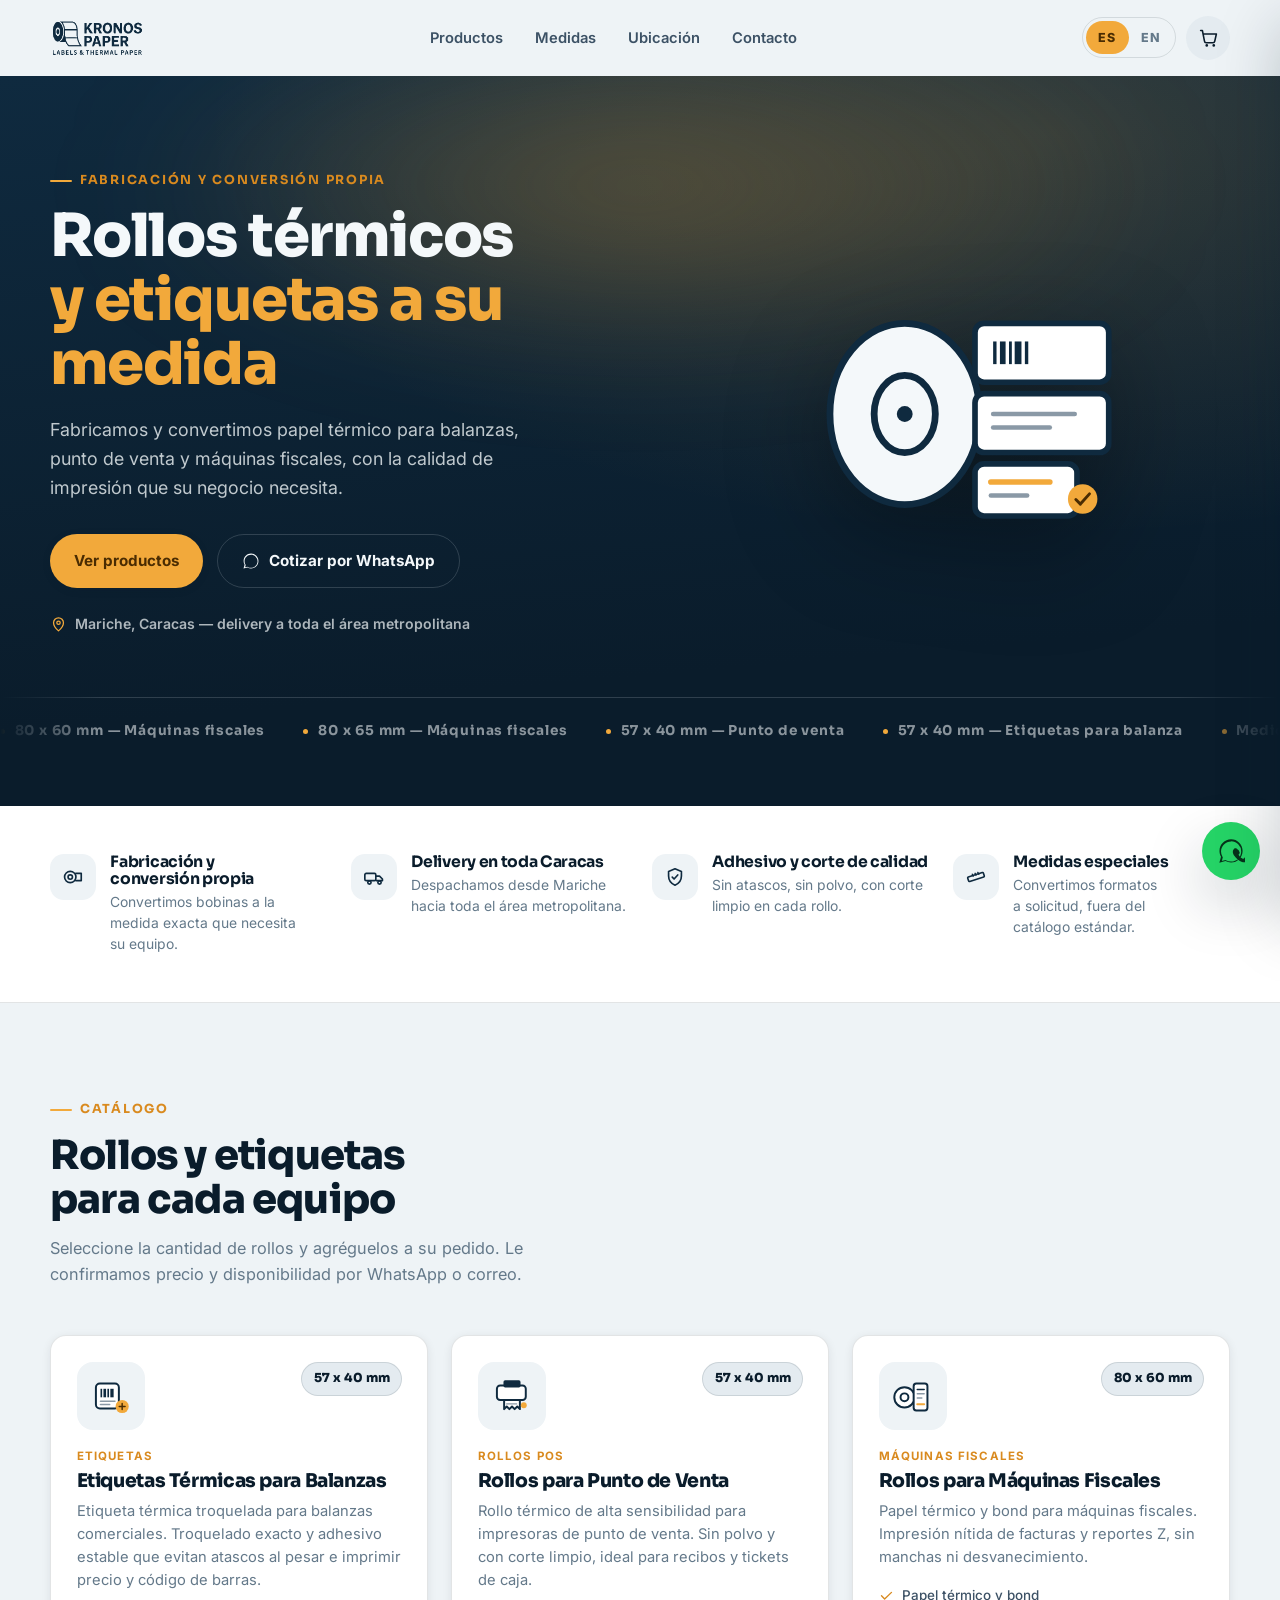
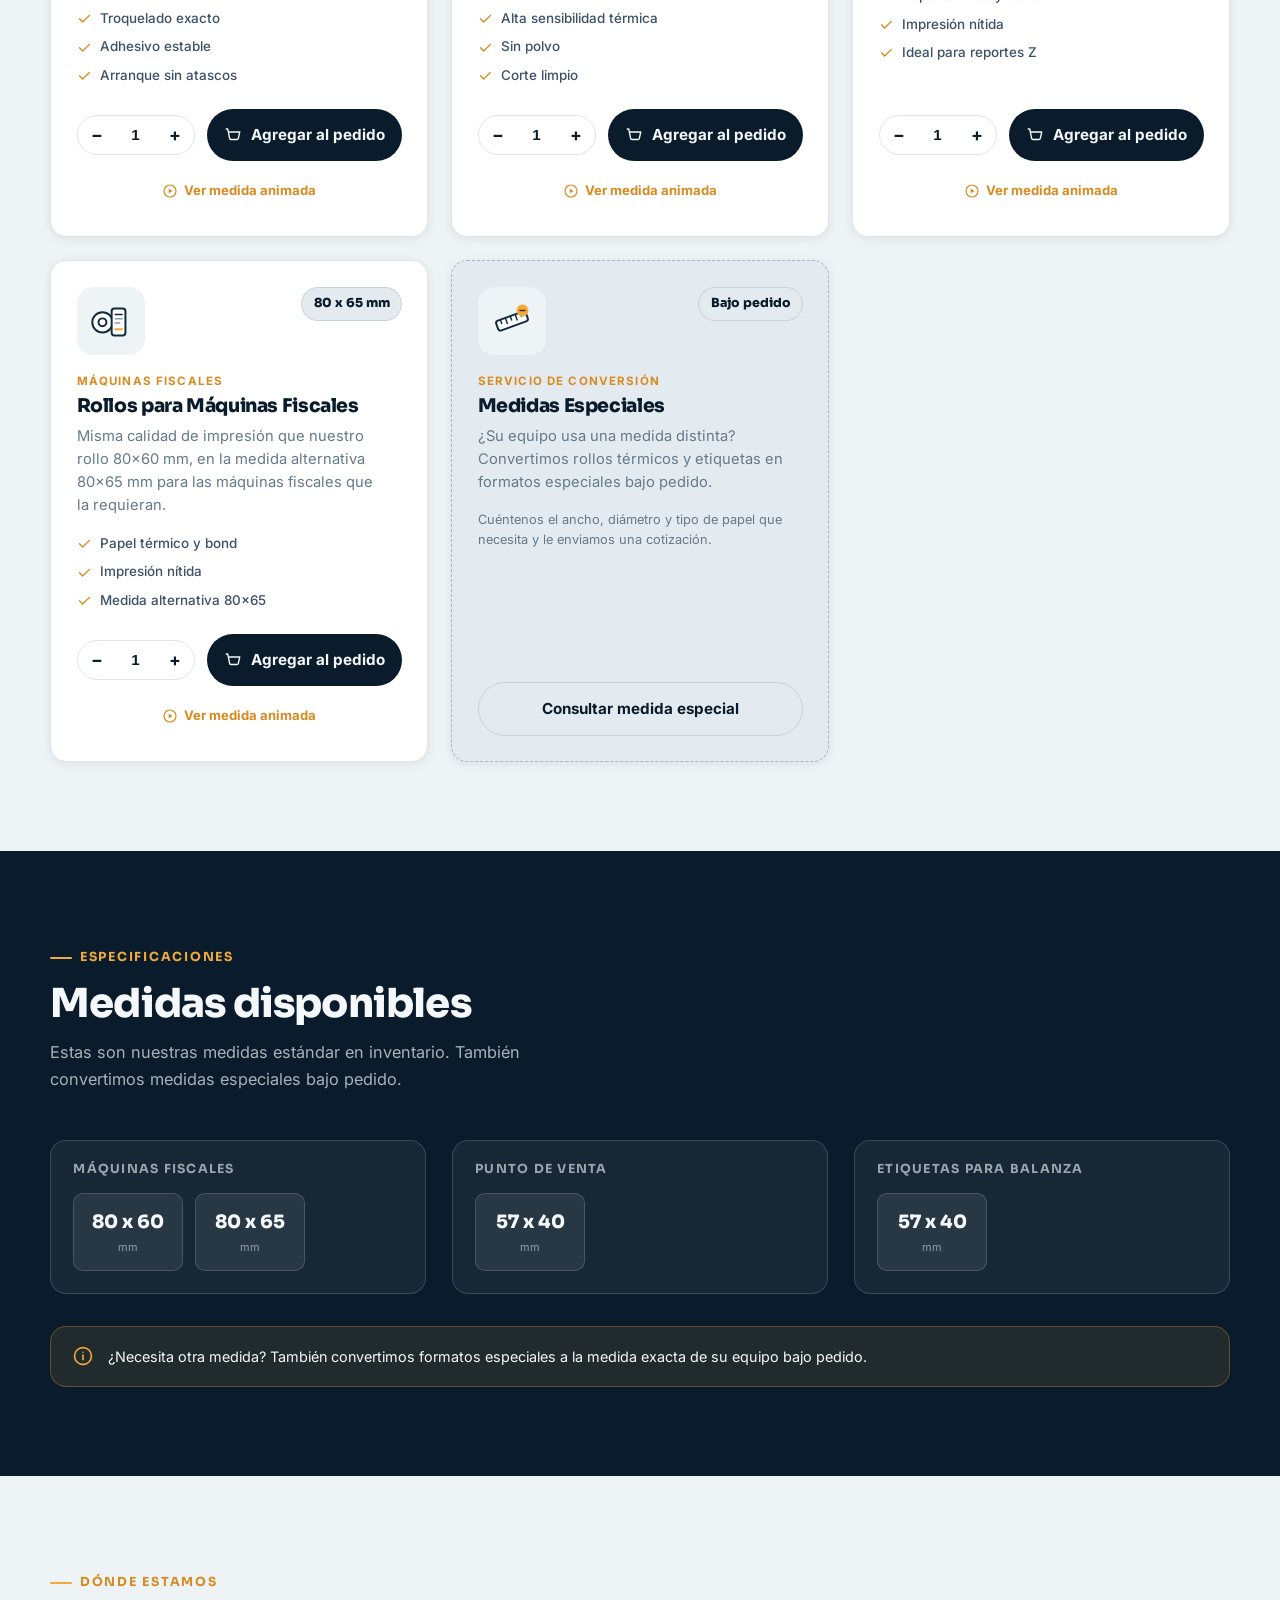
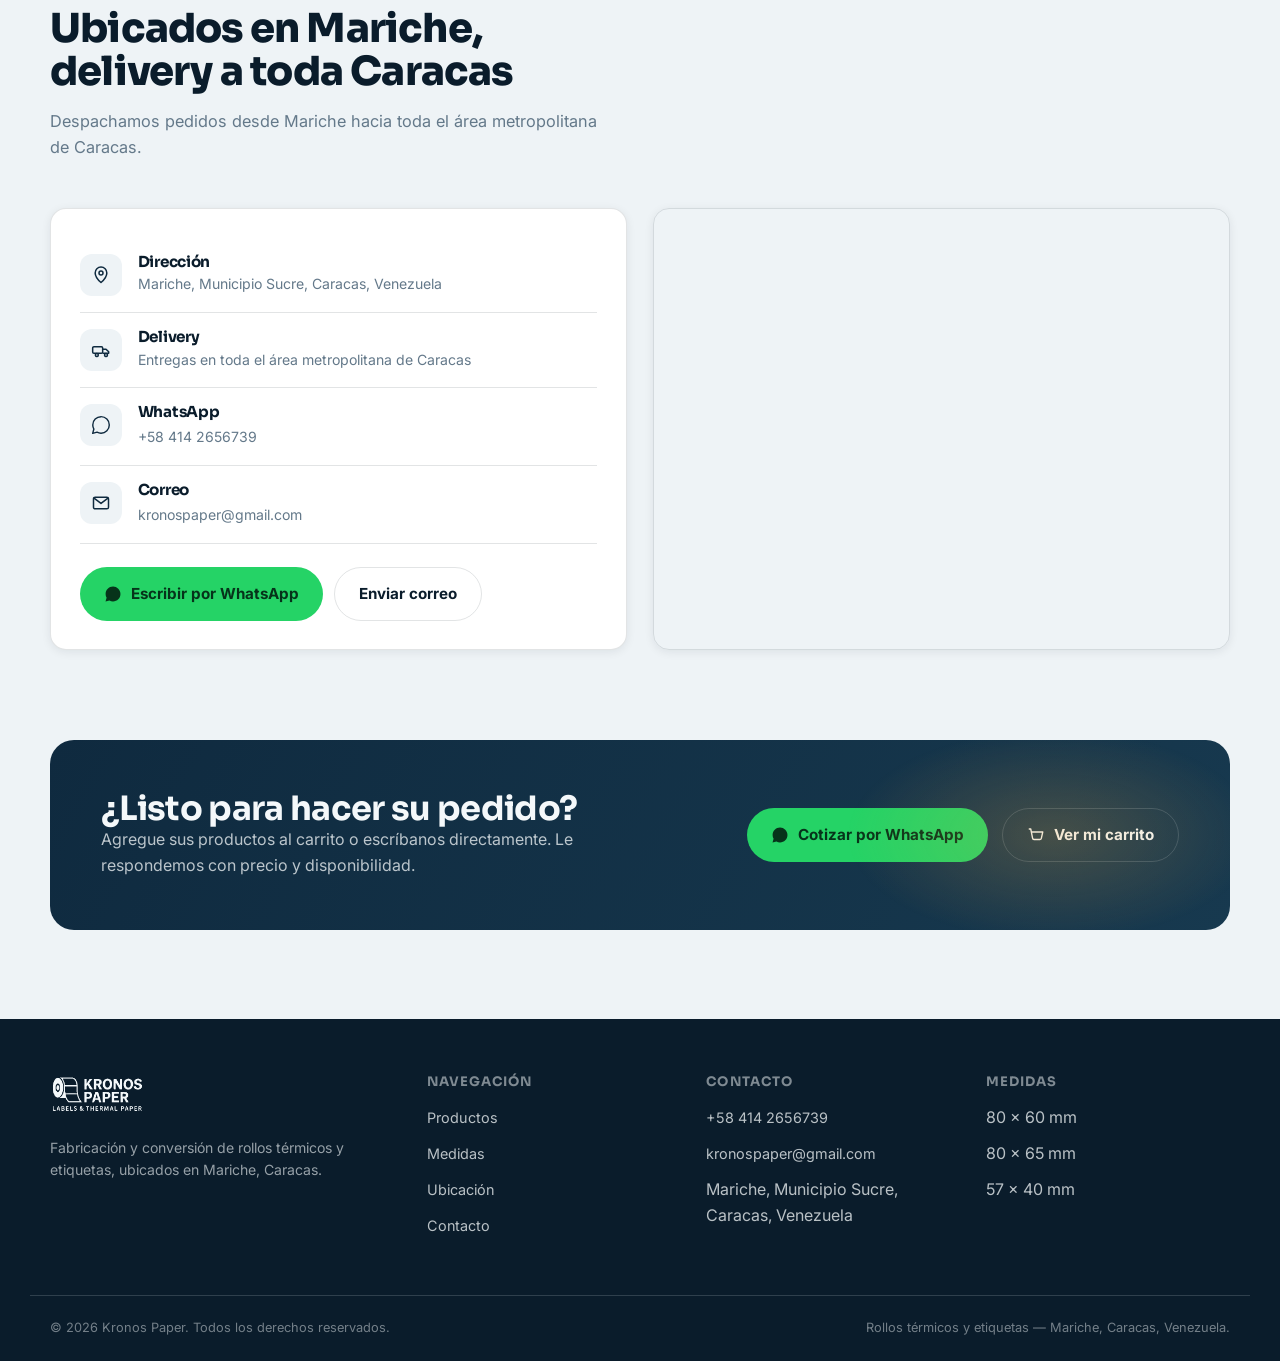
<file: index.html>
<!doctype html>
<html lang="es">
<head>
<meta charset="UTF-8" />
<meta name="viewport" content="width=device-width, initial-scale=1, viewport-fit=cover" />
<title>Kronos Paper — Rollos térmicos y etiquetas en Caracas</title>
<meta name="description" content="Fabricación y conversión de rollos térmicos y etiquetas para balanzas, punto de venta y máquinas fiscales. Ubicados en Mariche, delivery a toda Caracas, Venezuela." />
<meta name="theme-color" content="#0f2a3f" />
<link rel="icon" href="assets/img/favicon.svg" type="image/svg+xml" />

<link rel="preconnect" href="https://fonts.googleapis.com">
<link rel="preconnect" href="https://fonts.gstatic.com" crossorigin>
<link rel="stylesheet" href="https://fonts.googleapis.com/css2?family=Sora:wght@600;700;800&family=Inter:wght@400;500;600;700&display=swap">

<link rel="stylesheet" href="styles.css?v=20260910">
</head>
<body>
<a href="#main" class="skip-link">Saltar al contenido / Skip to content</a>

<!-- =========================== HEADER =========================== -->
<header class="header" data-header>
  <div class="container">
    <a href="#top" class="brand" aria-label="Kronos Paper — inicio">
      <img class="brand-logo" src="assets/img/logo-navy.png" alt="Kronos Paper — Labels &amp; Thermal Paper" width="336" height="136" />
    </a>

    <nav class="nav-desktop" aria-label="Navegación principal">
      <ul>
        <li><a href="#productos" data-i18n="nav.products">Productos</a></li>
        <li><a href="#medidas" data-i18n="nav.sizes">Medidas</a></li>
        <li><a href="#ubicacion" data-i18n="nav.location">Ubicación</a></li>
        <li><a href="#contacto" data-i18n="nav.contact">Contacto</a></li>
      </ul>
    </nav>

    <div class="header-actions">
      <div class="lang-toggle" data-lang-toggle data-lang="es">
        <span class="lang-pill" aria-hidden="true"></span>
        <button type="button" data-lang-btn="es" class="is-active">ES</button>
        <button type="button" data-lang-btn="en">EN</button>
      </div>

      <button type="button" class="icon-btn" data-cart-open aria-label="Abrir carrito de pedido">
        <svg viewBox="0 0 24 24" fill="none" aria-hidden="true"><path d="M3 4h2l2.4 12.2A2 2 0 0 0 9.36 18h7.78a2 2 0 0 0 1.96-1.6L21 8H6" stroke="currentColor" stroke-width="1.8" stroke-linecap="round" stroke-linejoin="round"/><circle cx="10" cy="21" r="1.5" fill="currentColor"/><circle cx="18" cy="21" r="1.5" fill="currentColor"/></svg>
        <span class="cart-badge" data-cart-count>0</span>
      </button>

      <button type="button" class="hamburger" data-menu-toggle aria-label="Abrir menú" aria-expanded="false">
        <span></span><span></span><span></span>
      </button>
    </div>
  </div>
</header>

<nav class="mobile-nav" data-mobile-nav aria-label="Navegación móvil">
  <ul>
    <li><a href="#productos" data-i18n="nav.products">Productos</a></li>
    <li><a href="#medidas" data-i18n="nav.sizes">Medidas</a></li>
    <li><a href="#ubicacion" data-i18n="nav.location">Ubicación</a></li>
    <li><a href="#contacto" data-i18n="nav.contact">Contacto</a></li>
  </ul>
  <div class="mobile-nav-foot">
    <a class="btn btn-whatsapp btn-block" data-whatsapp-generic href="#" target="_blank" rel="noopener">
      <svg viewBox="0 0 24 24" fill="currentColor" aria-hidden="true"><path d="M12.04 2C6.58 2 2.13 6.45 2.13 11.91c0 1.75.46 3.46 1.33 4.96L2 22l5.25-1.38a9.9 9.9 0 0 0 4.79 1.22h.01c5.46 0 9.9-4.45 9.9-9.91 0-2.65-1.03-5.14-2.9-7.01A9.82 9.82 0 0 0 12.04 2m0 1.67c2.32 0 4.5.9 6.15 2.55a8.68 8.68 0 0 1 2.54 6.15c0 4.79-3.9 8.68-8.7 8.68a8.7 8.7 0 0 1-4.43-1.21l-.32-.19-3.12.82.83-3.04-.21-.32a8.6 8.6 0 0 1-1.33-4.6c0-4.79 3.9-8.68 8.7-8.68m4.77 6.14c-.15-.34-.5-.34-.73-.34h-.62c-.22 0-.57.08-.87.42s-1.15 1.12-1.15 2.73 1.18 3.17 1.34 3.38c.16.22 2.29 3.5 5.55 4.77.77.3 1.37.48 1.84.61.77.22 1.48.19 2.03.11.62-.09 1.9-.78 2.17-1.53s.27-1.39.19-1.53-.24-.22-.5-.38c-.27-.15-1.56-.77-1.8-.86s-.42-.15-.6.15-.7.86-.86 1.03-.32.19-.6.06c-.27-.15-1.15-.42-2.19-1.34-.81-.72-1.36-1.61-1.52-1.89-.16-.27-.02-.42.12-.57.13-.13.3-.34.44-.5.15-.17.2-.28.3-.47.1-.19.05-.36-.02-.5-.08-.15-.6-1.5-.87-2.03Z"/></svg>
      <span data-i18n="ui.whatsapp">Escribir por WhatsApp</span>
    </a>
  </div>
</nav>

<main id="main">

  <!-- =========================== HERO =========================== -->
  <section class="hero" id="top">
    <div class="container">
      <div class="hero-copy">
        <p class="kicker" data-i18n="hero.kicker">Fabricación y conversión propia</p>
        <h1 class="hero-title">
          <span data-i18n="hero.title1">Rollos térmicos</span><br>
          <em data-i18n="hero.title2">y etiquetas a su medida</em>
        </h1>
        <p class="hero-sub" data-i18n="hero.sub">Fabricamos y convertimos papel térmico para balanzas, punto de venta y máquinas fiscales, con la calidad de impresión que su negocio necesita.</p>
        <div class="hero-actions">
          <a href="#productos" class="btn btn-primary">
            <span data-i18n="hero.cta.products">Ver productos</span>
          </a>
          <a href="#" class="btn btn-ghost-light" data-whatsapp-generic target="_blank" rel="noopener">
            <svg viewBox="0 0 24 24" fill="currentColor" aria-hidden="true"><path d="M12.04 2C6.58 2 2.13 6.45 2.13 11.91c0 1.75.46 3.46 1.33 4.96L2 22l5.25-1.38a9.9 9.9 0 0 0 4.79 1.22h.01c5.46 0 9.9-4.45 9.9-9.91 0-2.65-1.03-5.14-2.9-7.01A9.82 9.82 0 0 0 12.04 2m0 1.67c2.32 0 4.5.9 6.15 2.55a8.68 8.68 0 0 1 2.54 6.15c0 4.79-3.9 8.68-8.7 8.68a8.7 8.7 0 0 1-4.43-1.21l-.32-.19-3.12.82.83-3.04-.21-.32a8.6 8.6 0 0 1-1.33-4.6c0-4.79 3.9-8.68 8.7-8.68"/></svg>
            <span data-i18n="hero.cta.whatsapp">Cotizar por WhatsApp</span>
          </a>
        </div>
        <p class="hero-loc">
          <svg viewBox="0 0 24 24" fill="none" aria-hidden="true"><path d="M12 21s7-6.1 7-11.5A7 7 0 0 0 5 9.5C5 14.9 12 21 12 21Z" stroke="currentColor" stroke-width="1.8" stroke-linejoin="round"/><circle cx="12" cy="9.5" r="2.4" stroke="currentColor" stroke-width="1.8"/></svg>
          <span data-i18n="hero.location">Mariche, Caracas — delivery a toda el área metropolitana</span>
        </p>
      </div>

      <div class="hero-visual" aria-hidden="true">
        <svg class="hero-roll" viewBox="0 0 300 280" fill="none">
          <ellipse cx="88" cy="150" rx="66" ry="80" fill="#f4f8fa" stroke="#0f2a3f" stroke-width="6"/>
          <ellipse cx="88" cy="150" rx="27" ry="34" fill="none" stroke="#0f2a3f" stroke-width="6"/>
          <circle cx="88" cy="150" r="7" fill="#0f2a3f"/>
          <rect x="150" y="70" width="118" height="52" rx="8" fill="#fff" stroke="#0f2a3f" stroke-width="5"/>
          <rect x="166" y="86" width="3" height="20" fill="#0f2a3f"/>
          <rect x="172" y="86" width="5" height="20" fill="#0f2a3f"/>
          <rect x="180" y="86" width="2.5" height="20" fill="#0f2a3f"/>
          <rect x="185" y="86" width="6" height="20" fill="#0f2a3f"/>
          <rect x="194" y="86" width="3" height="20" fill="#0f2a3f"/>
          <rect x="150" y="132" width="118" height="52" rx="8" fill="#fff" stroke="#0f2a3f" stroke-width="5"/>
          <line x1="166" y1="150" x2="238" y2="150" stroke="#8a99a6" stroke-width="4" stroke-linecap="round"/>
          <line x1="166" y1="162" x2="216" y2="162" stroke="#8a99a6" stroke-width="4" stroke-linecap="round"/>
          <rect x="150" y="194" width="90" height="46" rx="8" fill="#fff" stroke="#0f2a3f" stroke-width="5"/>
          <line x1="164" y1="210" x2="216" y2="210" stroke="#f2a93b" stroke-width="5" stroke-linecap="round"/>
          <line x1="164" y1="222" x2="196" y2="222" stroke="#8a99a6" stroke-width="4" stroke-linecap="round"/>
          <circle cx="245" cy="225" r="13" fill="#f2a93b"/>
          <path d="M239 225.5l4 4 8-9" stroke="#4a2c02" stroke-width="2.6" stroke-linecap="round" stroke-linejoin="round" fill="none"/>
        </svg>
      </div>
    </div>

    <div class="marquee-strip">
      <div class="marquee-track">
        <span data-i18n="marquee.fiscal">80 x 60 mm — Máquinas fiscales</span>
        <span data-i18n="marquee.fiscal65">80 x 65 mm — Máquinas fiscales</span>
        <span data-i18n="marquee.pos">57 x 40 mm — Punto de venta</span>
        <span data-i18n="marquee.balanza">57 x 40 mm — Etiquetas para balanza</span>
        <span data-i18n="marquee.custom">Medidas especiales bajo pedido</span>
        <span data-i18n="marquee.fiscal">80 x 60 mm — Máquinas fiscales</span>
        <span data-i18n="marquee.fiscal65">80 x 65 mm — Máquinas fiscales</span>
        <span data-i18n="marquee.pos">57 x 40 mm — Punto de venta</span>
        <span data-i18n="marquee.balanza">57 x 40 mm — Etiquetas para balanza</span>
        <span data-i18n="marquee.custom">Medidas especiales bajo pedido</span>
      </div>
    </div>
  </section>

  <!-- =========================== VALUE STRIP =========================== -->
  <section class="value-strip">
    <div class="container value-grid">
      <div class="value-item reveal">
        <div class="value-icon">
          <svg viewBox="0 0 24 24" fill="none" aria-hidden="true"><circle cx="9" cy="12" r="6.2" stroke="currentColor" stroke-width="1.8"/><circle cx="9" cy="12" r="2.4" stroke="currentColor" stroke-width="1.8"/><path d="M15 8h6v8h-6" stroke="currentColor" stroke-width="1.8" stroke-linecap="round" stroke-linejoin="round"/></svg>
        </div>
        <div>
          <h3 data-i18n="value.1.title">Fabricación y conversión propia</h3>
          <p data-i18n="value.1.desc">Convertimos bobinas a la medida exacta que necesita su equipo.</p>
        </div>
      </div>
      <div class="value-item reveal">
        <div class="value-icon">
          <svg viewBox="0 0 24 24" fill="none" aria-hidden="true"><rect x="2" y="8" width="12" height="8" rx="1.5" stroke="currentColor" stroke-width="1.8"/><path d="M14 11h4l3.2 3.2V16h-7.2" stroke="currentColor" stroke-width="1.8" stroke-linejoin="round"/><circle cx="7" cy="18" r="1.8" stroke="currentColor" stroke-width="1.8"/><circle cx="18" cy="18" r="1.8" stroke="currentColor" stroke-width="1.8"/></svg>
        </div>
        <div>
          <h3 data-i18n="value.2.title">Delivery en toda Caracas</h3>
          <p data-i18n="value.2.desc">Despachamos desde Mariche hacia toda el área metropolitana.</p>
        </div>
      </div>
      <div class="value-item reveal">
        <div class="value-icon">
          <svg viewBox="0 0 24 24" fill="none" aria-hidden="true"><path d="M12 3l7 3v5c0 4.6-3 8.3-7 10-4-1.7-7-5.4-7-10V6l7-3Z" stroke="currentColor" stroke-width="1.8" stroke-linejoin="round"/><path d="M9 12.2l2 2 4-4.4" stroke="currentColor" stroke-width="1.8" stroke-linecap="round" stroke-linejoin="round"/></svg>
        </div>
        <div>
          <h3 data-i18n="value.3.title">Adhesivo y corte de calidad</h3>
          <p data-i18n="value.3.desc">Sin atascos, sin polvo, con corte limpio en cada rollo.</p>
        </div>
      </div>
      <div class="value-item reveal">
        <div class="value-icon">
          <svg viewBox="0 0 24 24" fill="none" aria-hidden="true"><rect x="3" y="9.5" width="18" height="5" rx="1" transform="rotate(-18 12 12)" stroke="currentColor" stroke-width="1.8"/><path d="M8 9l1 2M11 8l1 2M14 7l1 2" stroke="currentColor" stroke-width="1.6" stroke-linecap="round"/></svg>
        </div>
        <div>
          <h3 data-i18n="value.4.title">Medidas especiales</h3>
          <p data-i18n="value.4.desc">Convertimos formatos a solicitud, fuera del catálogo estándar.</p>
        </div>
      </div>
    </div>
  </section>

  <!-- =========================== PRODUCTS =========================== -->
  <section class="section" id="productos">
    <div class="container">
      <div class="section-head">
        <p class="kicker" data-i18n="products.kicker">Catálogo</p>
        <h2 class="section-title" data-i18n="products.title">Rollos y etiquetas para cada equipo</h2>
        <p class="section-sub" data-i18n="products.sub">Seleccione la cantidad de rollos y agréguelos a su pedido. Le confirmamos precio y disponibilidad por WhatsApp o correo.</p>
      </div>

      <div class="products-grid" data-products>

        <article class="product-card card reveal" data-product-card data-id="balanza-57x40">
          <div class="product-top">
            <div class="product-icon">
              <svg viewBox="0 0 64 64" fill="none" aria-hidden="true">
                <rect x="9" y="13" width="35" height="38" rx="6" fill="#fff" stroke="#0f2a3f" stroke-width="3"/>
                <rect x="16" y="21" width="2.5" height="13" fill="#0f2a3f"/>
                <rect x="20.5" y="21" width="4" height="13" fill="#0f2a3f"/>
                <rect x="26.5" y="21" width="2.5" height="13" fill="#0f2a3f"/>
                <rect x="31" y="21" width="5" height="13" fill="#0f2a3f"/>
                <line x1="16" y1="40" x2="38" y2="40" stroke="#8a99a6" stroke-width="2.4" stroke-linecap="round"/>
                <line x1="16" y1="45" x2="30" y2="45" stroke="#8a99a6" stroke-width="2.4" stroke-linecap="round"/>
                <circle cx="49" cy="48" r="10" fill="#f2a93b"/>
                <path d="M44.5 48h9M49 43.5v9" stroke="#4a2c02" stroke-width="2.2" stroke-linecap="round"/>
              </svg>
            </div>
            <span class="size-badge">57 x 40 mm</span>
          </div>
          <p class="product-cat" data-i18n="product.balanza.cat">Etiquetas</p>
          <h3 class="product-name" data-i18n="product.balanza.name">Etiquetas Térmicas para Balanzas</h3>
          <p class="product-desc" data-i18n="product.balanza.desc">Etiqueta térmica troquelada para balanzas comerciales. Troquelado exacto y adhesivo estable que evitan atascos al pesar e imprimir precio y código de barras.</p>
          <ul class="product-bullets">
            <li><svg viewBox="0 0 24 24" fill="none" aria-hidden="true"><path d="M4 12.5l5 5L20 7" stroke="currentColor" stroke-width="2.2" stroke-linecap="round" stroke-linejoin="round"/></svg><span data-i18n="product.balanza.b1">Troquelado exacto</span></li>
            <li><svg viewBox="0 0 24 24" fill="none" aria-hidden="true"><path d="M4 12.5l5 5L20 7" stroke="currentColor" stroke-width="2.2" stroke-linecap="round" stroke-linejoin="round"/></svg><span data-i18n="product.balanza.b2">Adhesivo estable</span></li>
            <li><svg viewBox="0 0 24 24" fill="none" aria-hidden="true"><path d="M4 12.5l5 5L20 7" stroke="currentColor" stroke-width="2.2" stroke-linecap="round" stroke-linejoin="round"/></svg><span data-i18n="product.balanza.b3">Arranque sin atascos</span></li>
          </ul>
          <div class="product-foot">
            <div class="qty-stepper" data-qty-stepper>
              <button type="button" data-qty-minus aria-label="Restar">−</button>
              <input type="number" min="1" max="999" value="1" data-qty-input aria-label="Cantidad de rollos" />
              <button type="button" data-qty-plus aria-label="Sumar">+</button>
            </div>
            <button type="button" class="btn btn-dark" data-add-to-cart>
              <svg viewBox="0 0 24 24" fill="none" aria-hidden="true"><path d="M3 4h2l2.4 12.2A2 2 0 0 0 9.36 18h7.78a2 2 0 0 0 1.96-1.6L21 8H6" stroke="currentColor" stroke-width="1.8" stroke-linecap="round" stroke-linejoin="round"/></svg>
              <span data-i18n="ui.add_to_cart">Agregar al pedido</span>
            </button>
          </div>
          <button type="button" class="size-demo-trigger" data-size-demo-open>
            <svg viewBox="0 0 24 24" fill="none" aria-hidden="true"><circle cx="12" cy="12" r="9" stroke="currentColor" stroke-width="1.8"/><path d="M10 8.5l6 3.5-6 3.5z" fill="currentColor"/></svg>
            <span data-i18n="ui.view_size_demo">Ver medida animada</span>
          </button>
        </article>

        <article class="product-card card reveal" data-product-card data-id="pos-57x40">
          <div class="product-top">
            <div class="product-icon">
              <svg viewBox="0 0 64 64" fill="none" aria-hidden="true">
                <rect x="9" y="16" width="44" height="22" rx="5" fill="#fff" stroke="#0f2a3f" stroke-width="3"/>
                <rect x="19" y="8" width="26" height="11" rx="2.5" fill="#0f2a3f"/>
                <path d="M20 38h24v14l-4-4-4 4-4-4-4 4-4-4-4 4Z" fill="#fff" stroke="#0f2a3f" stroke-width="3" stroke-linejoin="round"/>
                <line x1="24" y1="44" x2="39" y2="44" stroke="#8a99a6" stroke-width="2.2" stroke-linecap="round"/>
                <circle cx="50" cy="46" r="4.5" fill="#f2a93b"/>
              </svg>
            </div>
            <span class="size-badge">57 x 40 mm</span>
          </div>
          <p class="product-cat" data-i18n="product.pos.cat">Rollos POS</p>
          <h3 class="product-name" data-i18n="product.pos.name">Rollos para Punto de Venta</h3>
          <p class="product-desc" data-i18n="product.pos.desc">Rollo térmico de alta sensibilidad para impresoras de punto de venta. Sin polvo y con corte limpio, ideal para recibos y tickets de caja.</p>
          <ul class="product-bullets">
            <li><svg viewBox="0 0 24 24" fill="none" aria-hidden="true"><path d="M4 12.5l5 5L20 7" stroke="currentColor" stroke-width="2.2" stroke-linecap="round" stroke-linejoin="round"/></svg><span data-i18n="product.pos.b1">Alta sensibilidad térmica</span></li>
            <li><svg viewBox="0 0 24 24" fill="none" aria-hidden="true"><path d="M4 12.5l5 5L20 7" stroke="currentColor" stroke-width="2.2" stroke-linecap="round" stroke-linejoin="round"/></svg><span data-i18n="product.pos.b2">Sin polvo</span></li>
            <li><svg viewBox="0 0 24 24" fill="none" aria-hidden="true"><path d="M4 12.5l5 5L20 7" stroke="currentColor" stroke-width="2.2" stroke-linecap="round" stroke-linejoin="round"/></svg><span data-i18n="product.pos.b3">Corte limpio</span></li>
          </ul>
          <div class="product-foot">
            <div class="qty-stepper" data-qty-stepper>
              <button type="button" data-qty-minus aria-label="Restar">−</button>
              <input type="number" min="1" max="999" value="1" data-qty-input aria-label="Cantidad de rollos" />
              <button type="button" data-qty-plus aria-label="Sumar">+</button>
            </div>
            <button type="button" class="btn btn-dark" data-add-to-cart>
              <svg viewBox="0 0 24 24" fill="none" aria-hidden="true"><path d="M3 4h2l2.4 12.2A2 2 0 0 0 9.36 18h7.78a2 2 0 0 0 1.96-1.6L21 8H6" stroke="currentColor" stroke-width="1.8" stroke-linecap="round" stroke-linejoin="round"/></svg>
              <span data-i18n="ui.add_to_cart">Agregar al pedido</span>
            </button>
          </div>
          <button type="button" class="size-demo-trigger" data-size-demo-open>
            <svg viewBox="0 0 24 24" fill="none" aria-hidden="true"><circle cx="12" cy="12" r="9" stroke="currentColor" stroke-width="1.8"/><path d="M10 8.5l6 3.5-6 3.5z" fill="currentColor"/></svg>
            <span data-i18n="ui.view_size_demo">Ver medida animada</span>
          </button>
        </article>

        <article class="product-card card reveal" data-product-card data-id="fiscal-80x60">
          <div class="product-top">
            <div class="product-icon">
              <svg viewBox="0 0 64 64" fill="none" aria-hidden="true">
                <circle cx="19" cy="34" r="15.5" fill="#fff" stroke="#0f2a3f" stroke-width="3"/>
                <circle cx="19" cy="34" r="6" fill="none" stroke="#0f2a3f" stroke-width="3"/>
                <rect x="33" y="13" width="21" height="41" rx="4" fill="#fff" stroke="#0f2a3f" stroke-width="3"/>
                <line x1="38.5" y1="22" x2="49" y2="22" stroke="#0f2a3f" stroke-width="2.4" stroke-linecap="round"/>
                <line x1="38.5" y1="28.5" x2="49" y2="28.5" stroke="#8a99a6" stroke-width="2.2" stroke-linecap="round"/>
                <line x1="38.5" y1="35" x2="45.5" y2="35" stroke="#8a99a6" stroke-width="2.2" stroke-linecap="round"/>
                <line x1="38.5" y1="44.5" x2="49" y2="44.5" stroke="#f2a93b" stroke-width="3" stroke-linecap="round"/>
              </svg>
            </div>
            <span class="size-badge">80 x 60 mm</span>
          </div>
          <p class="product-cat" data-i18n="product.fiscal60.cat">Máquinas fiscales</p>
          <h3 class="product-name" data-i18n="product.fiscal60.name">Rollos para Máquinas Fiscales</h3>
          <p class="product-desc" data-i18n="product.fiscal60.desc">Papel térmico y bond para máquinas fiscales. Impresión nítida de facturas y reportes Z, sin manchas ni desvanecimiento.</p>
          <ul class="product-bullets">
            <li><svg viewBox="0 0 24 24" fill="none" aria-hidden="true"><path d="M4 12.5l5 5L20 7" stroke="currentColor" stroke-width="2.2" stroke-linecap="round" stroke-linejoin="round"/></svg><span data-i18n="product.fiscal60.b1">Papel térmico y bond</span></li>
            <li><svg viewBox="0 0 24 24" fill="none" aria-hidden="true"><path d="M4 12.5l5 5L20 7" stroke="currentColor" stroke-width="2.2" stroke-linecap="round" stroke-linejoin="round"/></svg><span data-i18n="product.fiscal60.b2">Impresión nítida</span></li>
            <li><svg viewBox="0 0 24 24" fill="none" aria-hidden="true"><path d="M4 12.5l5 5L20 7" stroke="currentColor" stroke-width="2.2" stroke-linecap="round" stroke-linejoin="round"/></svg><span data-i18n="product.fiscal60.b3">Ideal para reportes Z</span></li>
          </ul>
          <div class="product-foot">
            <div class="qty-stepper" data-qty-stepper>
              <button type="button" data-qty-minus aria-label="Restar">−</button>
              <input type="number" min="1" max="999" value="1" data-qty-input aria-label="Cantidad de rollos" />
              <button type="button" data-qty-plus aria-label="Sumar">+</button>
            </div>
            <button type="button" class="btn btn-dark" data-add-to-cart>
              <svg viewBox="0 0 24 24" fill="none" aria-hidden="true"><path d="M3 4h2l2.4 12.2A2 2 0 0 0 9.36 18h7.78a2 2 0 0 0 1.96-1.6L21 8H6" stroke="currentColor" stroke-width="1.8" stroke-linecap="round" stroke-linejoin="round"/></svg>
              <span data-i18n="ui.add_to_cart">Agregar al pedido</span>
            </button>
          </div>
          <button type="button" class="size-demo-trigger" data-size-demo-open>
            <svg viewBox="0 0 24 24" fill="none" aria-hidden="true"><circle cx="12" cy="12" r="9" stroke="currentColor" stroke-width="1.8"/><path d="M10 8.5l6 3.5-6 3.5z" fill="currentColor"/></svg>
            <span data-i18n="ui.view_size_demo">Ver medida animada</span>
          </button>
        </article>

        <article class="product-card card reveal" data-product-card data-id="fiscal-80x65">
          <div class="product-top">
            <div class="product-icon">
              <svg viewBox="0 0 64 64" fill="none" aria-hidden="true">
                <circle cx="19" cy="34" r="15.5" fill="#fff" stroke="#0f2a3f" stroke-width="3"/>
                <circle cx="19" cy="34" r="6" fill="none" stroke="#0f2a3f" stroke-width="3"/>
                <rect x="33" y="13" width="21" height="41" rx="4" fill="#fff" stroke="#0f2a3f" stroke-width="3"/>
                <line x1="38.5" y1="22" x2="49" y2="22" stroke="#0f2a3f" stroke-width="2.4" stroke-linecap="round"/>
                <line x1="38.5" y1="28.5" x2="49" y2="28.5" stroke="#8a99a6" stroke-width="2.2" stroke-linecap="round"/>
                <line x1="38.5" y1="35" x2="45.5" y2="35" stroke="#8a99a6" stroke-width="2.2" stroke-linecap="round"/>
                <line x1="38.5" y1="44.5" x2="49" y2="44.5" stroke="#f2a93b" stroke-width="3" stroke-linecap="round"/>
              </svg>
            </div>
            <span class="size-badge">80 x 65 mm</span>
          </div>
          <p class="product-cat" data-i18n="product.fiscal65.cat">Máquinas fiscales</p>
          <h3 class="product-name" data-i18n="product.fiscal65.name">Rollos para Máquinas Fiscales</h3>
          <p class="product-desc" data-i18n="product.fiscal65.desc">Misma calidad de impresión que nuestro rollo 80x60 mm, en la medida alternativa 80x65 mm para las máquinas fiscales que la requieran.</p>
          <ul class="product-bullets">
            <li><svg viewBox="0 0 24 24" fill="none" aria-hidden="true"><path d="M4 12.5l5 5L20 7" stroke="currentColor" stroke-width="2.2" stroke-linecap="round" stroke-linejoin="round"/></svg><span data-i18n="product.fiscal60.b1">Papel térmico y bond</span></li>
            <li><svg viewBox="0 0 24 24" fill="none" aria-hidden="true"><path d="M4 12.5l5 5L20 7" stroke="currentColor" stroke-width="2.2" stroke-linecap="round" stroke-linejoin="round"/></svg><span data-i18n="product.fiscal60.b2">Impresión nítida</span></li>
            <li><svg viewBox="0 0 24 24" fill="none" aria-hidden="true"><path d="M4 12.5l5 5L20 7" stroke="currentColor" stroke-width="2.2" stroke-linecap="round" stroke-linejoin="round"/></svg><span data-i18n="product.fiscal65.b3">Medida alternativa 80x65</span></li>
          </ul>
          <div class="product-foot">
            <div class="qty-stepper" data-qty-stepper>
              <button type="button" data-qty-minus aria-label="Restar">−</button>
              <input type="number" min="1" max="999" value="1" data-qty-input aria-label="Cantidad de rollos" />
              <button type="button" data-qty-plus aria-label="Sumar">+</button>
            </div>
            <button type="button" class="btn btn-dark" data-add-to-cart>
              <svg viewBox="0 0 24 24" fill="none" aria-hidden="true"><path d="M3 4h2l2.4 12.2A2 2 0 0 0 9.36 18h7.78a2 2 0 0 0 1.96-1.6L21 8H6" stroke="currentColor" stroke-width="1.8" stroke-linecap="round" stroke-linejoin="round"/></svg>
              <span data-i18n="ui.add_to_cart">Agregar al pedido</span>
            </button>
          </div>
          <button type="button" class="size-demo-trigger" data-size-demo-open>
            <svg viewBox="0 0 24 24" fill="none" aria-hidden="true"><circle cx="12" cy="12" r="9" stroke="currentColor" stroke-width="1.8"/><path d="M10 8.5l6 3.5-6 3.5z" fill="currentColor"/></svg>
            <span data-i18n="ui.view_size_demo">Ver medida animada</span>
          </button>
        </article>

        <article class="product-card is-custom card reveal">
          <div class="product-top">
            <div class="product-icon">
              <svg viewBox="0 0 64 64" fill="none" aria-hidden="true">
                <rect x="8" y="24" width="48" height="16" rx="4" fill="#fff" stroke="#0f2a3f" stroke-width="3" transform="rotate(-20 32 32)"/>
                <g transform="rotate(-20 32 32)">
                  <line x1="16" y1="24" x2="16" y2="31" stroke="#0f2a3f" stroke-width="2.2"/>
                  <line x1="24" y1="24" x2="24" y2="34" stroke="#0f2a3f" stroke-width="2.2"/>
                  <line x1="32" y1="24" x2="32" y2="31" stroke="#0f2a3f" stroke-width="2.2"/>
                  <line x1="40" y1="24" x2="40" y2="34" stroke="#0f2a3f" stroke-width="2.2"/>
                  <line x1="48" y1="24" x2="48" y2="31" stroke="#0f2a3f" stroke-width="2.2"/>
                </g>
                <circle cx="48" cy="16" r="9" fill="#f2a93b"/>
                <path d="M44 16h8" stroke="#4a2c02" stroke-width="2.2" stroke-linecap="round"/>
              </svg>
            </div>
            <span class="size-badge" data-i18n="product.custom.badge">Bajo pedido</span>
          </div>
          <p class="product-cat" data-i18n="product.custom.cat">Servicio de conversión</p>
          <h3 class="product-name" data-i18n="product.custom.name">Medidas Especiales</h3>
          <p class="product-desc" data-i18n="product.custom.desc">¿Su equipo usa una medida distinta? Convertimos rollos térmicos y etiquetas en formatos especiales bajo pedido.</p>
          <p class="custom-note" data-i18n="product.custom.note">Cuéntenos el ancho, diámetro y tipo de papel que necesita y le enviamos una cotización.</p>
          <div class="product-foot">
            <a href="#" class="btn btn-outline btn-block" data-whatsapp-custom target="_blank" rel="noopener">
              <span data-i18n="product.custom.cta">Consultar medida especial</span>
            </a>
          </div>
        </article>

      </div>
    </div>
  </section>

  <!-- =========================== SIZES =========================== -->
  <section class="section sizes-section" id="medidas">
    <div class="container">
      <div class="section-head">
        <p class="kicker" data-i18n="sizes.kicker">Especificaciones</p>
        <h2 class="section-title" data-i18n="sizes.title">Medidas disponibles</h2>
        <p class="section-sub" data-i18n="sizes.sub">Estas son nuestras medidas estándar en inventario. También convertimos medidas especiales bajo pedido.</p>
      </div>

      <div class="sizes-groups">
        <div class="sizes-group reveal">
          <h3 data-i18n="sizes.group.fiscal">Máquinas fiscales</h3>
          <div class="sizes-chip-row">
            <div class="sizes-chip"><b>80 x 60</b><span>mm</span></div>
            <div class="sizes-chip"><b>80 x 65</b><span>mm</span></div>
          </div>
        </div>
        <div class="sizes-group reveal">
          <h3 data-i18n="sizes.group.pos">Punto de venta</h3>
          <div class="sizes-chip-row">
            <div class="sizes-chip"><b>57 x 40</b><span>mm</span></div>
          </div>
        </div>
        <div class="sizes-group reveal">
          <h3 data-i18n="sizes.group.balanza">Etiquetas para balanza</h3>
          <div class="sizes-chip-row">
            <div class="sizes-chip"><b>57 x 40</b><span>mm</span></div>
          </div>
        </div>
      </div>

      <div class="sizes-note reveal">
        <svg viewBox="0 0 24 24" fill="none" aria-hidden="true"><circle cx="12" cy="12" r="9.2" stroke="currentColor" stroke-width="1.8"/><path d="M12 8v.01M12 11v5" stroke="currentColor" stroke-width="1.8" stroke-linecap="round"/></svg>
        <span data-i18n="sizes.note">¿Necesita otra medida? También convertimos formatos especiales a la medida exacta de su equipo bajo pedido.</span>
      </div>
    </div>
  </section>

  <!-- =========================== LOCATION =========================== -->
  <section class="section" id="ubicacion">
    <div class="container">
      <div class="section-head">
        <p class="kicker" data-i18n="location.kicker">Dónde estamos</p>
        <h2 class="section-title" data-i18n="location.title">Ubicados en Mariche, delivery a toda Caracas</h2>
        <p class="section-sub" data-i18n="location.sub">Despachamos pedidos desde Mariche hacia toda el área metropolitana de Caracas.</p>
      </div>

      <div class="location-grid">
        <div class="location-card card reveal">
          <div class="location-row">
            <div class="icon-wrap">
              <svg viewBox="0 0 24 24" fill="none" aria-hidden="true"><path d="M12 21s7-6.1 7-11.5A7 7 0 0 0 5 9.5C5 14.9 12 21 12 21Z" stroke="currentColor" stroke-width="1.8" stroke-linejoin="round"/><circle cx="12" cy="9.5" r="2.4" stroke="currentColor" stroke-width="1.8"/></svg>
            </div>
            <div>
              <h4 data-i18n="location.address.title">Dirección</h4>
              <p data-i18n="location.address.value">Mariche, Municipio Sucre, Caracas, Venezuela</p>
            </div>
          </div>
          <div class="location-row">
            <div class="icon-wrap">
              <svg viewBox="0 0 24 24" fill="none" aria-hidden="true"><rect x="2" y="8" width="12" height="8" rx="1.5" stroke="currentColor" stroke-width="1.8"/><path d="M14 11h4l3.2 3.2V16h-7.2" stroke="currentColor" stroke-width="1.8" stroke-linejoin="round"/><circle cx="7" cy="18" r="1.8" stroke="currentColor" stroke-width="1.8"/><circle cx="18" cy="18" r="1.8" stroke="currentColor" stroke-width="1.8"/></svg>
            </div>
            <div>
              <h4 data-i18n="location.delivery.title">Delivery</h4>
              <p data-i18n="location.delivery.value">Entregas en toda el área metropolitana de Caracas</p>
            </div>
          </div>
          <div class="location-row">
            <div class="icon-wrap">
              <svg viewBox="0 0 24 24" fill="none" aria-hidden="true"><path d="M12.04 2C6.58 2 2.13 6.45 2.13 11.91c0 1.75.46 3.46 1.33 4.96L2 22l5.25-1.38a9.9 9.9 0 0 0 4.79 1.22h.01c5.46 0 9.9-4.45 9.9-9.91 0-2.65-1.03-5.14-2.9-7.01A9.82 9.82 0 0 0 12.04 2" stroke="currentColor" stroke-width="1.7" stroke-linejoin="round"/></svg>
            </div>
            <div>
              <h4 data-i18n="location.whatsapp.title">WhatsApp</h4>
              <a href="#" data-whatsapp-generic target="_blank" rel="noopener">+58 414 2656739</a>
            </div>
          </div>
          <div class="location-row">
            <div class="icon-wrap">
              <svg viewBox="0 0 24 24" fill="none" aria-hidden="true"><rect x="3" y="5" width="18" height="14" rx="2" stroke="currentColor" stroke-width="1.8"/><path d="M4 6.5l8 6 8-6" stroke="currentColor" stroke-width="1.8" stroke-linecap="round" stroke-linejoin="round"/></svg>
            </div>
            <div>
              <h4 data-i18n="location.email.title">Correo</h4>
              <a href="mailto:kronospaper@gmail.com">kronospaper@gmail.com</a>
            </div>
          </div>
          <div class="location-ctas">
            <a href="#" class="btn btn-whatsapp" data-whatsapp-generic target="_blank" rel="noopener">
              <svg viewBox="0 0 24 24" fill="currentColor" aria-hidden="true"><path d="M12.04 2C6.58 2 2.13 6.45 2.13 11.91c0 1.75.46 3.46 1.33 4.96L2 22l5.25-1.38a9.9 9.9 0 0 0 4.79 1.22h.01c5.46 0 9.9-4.45 9.9-9.91 0-2.65-1.03-5.14-2.9-7.01A9.82 9.82 0 0 0 12.04 2"/></svg>
              <span data-i18n="location.cta.whatsapp">Escribir por WhatsApp</span>
            </a>
            <a href="mailto:kronospaper@gmail.com" class="btn btn-outline">
              <span data-i18n="location.cta.email">Enviar correo</span>
            </a>
          </div>
        </div>

        <div class="map-frame reveal">
          <iframe
            src="https://www.google.com/maps?q=Mariche,+Municipio+Sucre,+Caracas,+Venezuela&output=embed"
            title="Mapa de ubicación — Mariche, Caracas, Venezuela"
            loading="lazy"
            referrerpolicy="no-referrer-when-downgrade">
          </iframe>
        </div>
      </div>
    </div>
  </section>

  <!-- =========================== CTA BANNER =========================== -->
  <section class="section" id="contacto" style="padding-top:0;">
    <div class="container">
      <div class="cta-banner reveal">
        <div>
          <h2 data-i18n="cta.title">¿Listo para hacer su pedido?</h2>
          <p data-i18n="cta.sub">Agregue sus productos al carrito o escríbanos directamente. Le respondemos con precio y disponibilidad.</p>
        </div>
        <div class="cta-actions">
          <a href="#" class="btn btn-whatsapp" data-whatsapp-generic target="_blank" rel="noopener">
            <svg viewBox="0 0 24 24" fill="currentColor" aria-hidden="true"><path d="M12.04 2C6.58 2 2.13 6.45 2.13 11.91c0 1.75.46 3.46 1.33 4.96L2 22l5.25-1.38a9.9 9.9 0 0 0 4.79 1.22h.01c5.46 0 9.9-4.45 9.9-9.91 0-2.65-1.03-5.14-2.9-7.01A9.82 9.82 0 0 0 12.04 2"/></svg>
            <span data-i18n="cta.whatsapp">Cotizar por WhatsApp</span>
          </a>
          <button type="button" class="btn btn-ghost-light" data-cart-open>
            <svg viewBox="0 0 24 24" fill="none" aria-hidden="true"><path d="M3 4h2l2.4 12.2A2 2 0 0 0 9.36 18h7.78a2 2 0 0 0 1.96-1.6L21 8H6" stroke="currentColor" stroke-width="1.8" stroke-linecap="round" stroke-linejoin="round"/></svg>
            <span data-i18n="cta.cart">Ver mi carrito</span>
          </button>
        </div>
      </div>
    </div>
  </section>

</main>

<!-- =========================== FOOTER =========================== -->
<footer class="footer">
  <div class="container footer-top">
    <div class="footer-brand">
      <a href="#top" class="brand" aria-label="Kronos Paper">
        <img class="brand-logo" src="assets/img/logo-cream.png" alt="Kronos Paper — Labels &amp; Thermal Paper" width="336" height="136" />
      </a>
      <p data-i18n="footer.tagline">Fabricación y conversión de rollos térmicos y etiquetas, ubicados en Mariche, Caracas.</p>
    </div>

    <div class="footer-col">
      <h4 data-i18n="footer.nav.title">Navegación</h4>
      <ul>
        <li><a href="#productos" data-i18n="nav.products">Productos</a></li>
        <li><a href="#medidas" data-i18n="nav.sizes">Medidas</a></li>
        <li><a href="#ubicacion" data-i18n="nav.location">Ubicación</a></li>
        <li><a href="#contacto" data-i18n="nav.contact">Contacto</a></li>
      </ul>
    </div>

    <div class="footer-col">
      <h4 data-i18n="footer.contact.title">Contacto</h4>
      <ul>
        <li><a href="#" data-whatsapp-generic target="_blank" rel="noopener">+58 414 2656739</a></li>
        <li><a href="mailto:kronospaper@gmail.com">kronospaper@gmail.com</a></li>
        <li><span data-i18n="location.address.value">Mariche, Municipio Sucre, Caracas, Venezuela</span></li>
      </ul>
    </div>

    <div class="footer-col">
      <h4 data-i18n="footer.sizes.title">Medidas</h4>
      <ul>
        <li>80 x 60 mm</li>
        <li>80 x 65 mm</li>
        <li>57 x 40 mm</li>
      </ul>
    </div>
  </div>

  <div class="container footer-bottom">
    <span>© <span data-year>2026</span> Kronos Paper. <span data-i18n="footer.rights">Todos los derechos reservados.</span></span>
    <span data-i18n="footer.credit">Rollos térmicos y etiquetas — Mariche, Caracas, Venezuela.</span>
  </div>
</footer>

<!-- =========================== FLOATING WHATSAPP =========================== -->
<a href="#" class="fab-whatsapp" data-whatsapp-generic target="_blank" rel="noopener" aria-label="Escribir por WhatsApp">
  <svg viewBox="0 0 24 24" fill="currentColor" aria-hidden="true"><path d="M12.04 2C6.58 2 2.13 6.45 2.13 11.91c0 1.75.46 3.46 1.33 4.96L2 22l5.25-1.38a9.9 9.9 0 0 0 4.79 1.22h.01c5.46 0 9.9-4.45 9.9-9.91 0-2.65-1.03-5.14-2.9-7.01A9.82 9.82 0 0 0 12.04 2m0 1.67c2.32 0 4.5.9 6.15 2.55a8.68 8.68 0 0 1 2.54 6.15c0 4.79-3.9 8.68-8.7 8.68a8.7 8.7 0 0 1-4.43-1.21l-.32-.19-3.12.82.83-3.04-.21-.32a8.6 8.6 0 0 1-1.33-4.6c0-4.79 3.9-8.68 8.7-8.68m4.77 6.14c-.15-.34-.5-.34-.73-.34h-.62c-.22 0-.57.08-.87.42s-1.15 1.12-1.15 2.73 1.18 3.17 1.34 3.38c.16.22 2.29 3.5 5.55 4.77.77.3 1.37.48 1.84.61.77.22 1.48.19 2.03.11.62-.09 1.9-.78 2.17-1.53s.27-1.39.19-1.53-.24-.22-.5-.38c-.27-.15-1.56-.77-1.8-.86s-.42-.15-.6.15-.7.86-.86 1.03-.32.19-.6.06c-.27-.15-1.15-.42-2.19-1.34-.81-.72-1.36-1.61-1.52-1.89-.16-.27-.02-.42.12-.57.13-.13.3-.34.44-.5.15-.17.2-.28.3-.47.1-.19.05-.36-.02-.5-.08-.15-.6-1.5-.87-2.03Z"/></svg>
</a>

<!-- =========================== CART DRAWER =========================== -->
<div class="cart-backdrop" data-cart-backdrop></div>
<aside class="cart-drawer" data-cart-drawer aria-label="Carrito de pedido" role="dialog" aria-modal="true">
  <div class="cart-head">
    <h2>
      <svg viewBox="0 0 24 24" fill="none" aria-hidden="true"><path d="M3 4h2l2.4 12.2A2 2 0 0 0 9.36 18h7.78a2 2 0 0 0 1.96-1.6L21 8H6" stroke="currentColor" stroke-width="1.8" stroke-linecap="round" stroke-linejoin="round"/><circle cx="10" cy="21" r="1.5" fill="currentColor"/><circle cx="18" cy="21" r="1.5" fill="currentColor"/></svg>
      <span data-i18n="cart.title">Mi pedido</span>
    </h2>
    <button type="button" class="cart-close" data-cart-close aria-label="Cerrar carrito">
      <svg viewBox="0 0 24 24" fill="none" aria-hidden="true"><path d="M6 6l12 12M18 6L6 18" stroke="currentColor" stroke-width="2" stroke-linecap="round"/></svg>
    </button>
  </div>

  <div class="cart-body" data-cart-body>
    <div class="cart-empty" data-cart-empty>
      <svg viewBox="0 0 24 24" fill="none" aria-hidden="true"><path d="M3 4h2l2.4 12.2A2 2 0 0 0 9.36 18h7.78a2 2 0 0 0 1.96-1.6L21 8H6" stroke="currentColor" stroke-width="1.5" stroke-linecap="round" stroke-linejoin="round"/><circle cx="10" cy="21" r="1.3" fill="currentColor"/><circle cx="18" cy="21" r="1.3" fill="currentColor"/></svg>
      <p data-i18n="cart.empty.title">Tu carrito está vacío</p>
      <p data-i18n="cart.empty.sub">Agregue productos desde el catálogo para armar su pedido.</p>
    </div>
    <div data-cart-items></div>
  </div>

  <div class="cart-foot" data-cart-foot hidden>
    <div class="cart-summary">
      <span data-i18n="cart.summary_label">Total en el pedido</span>
      <b><span data-cart-total-qty>0</span> <span data-i18n="cart.units">rollos</span></b>
    </div>
    <a href="#" class="btn btn-whatsapp btn-block" data-cart-send-whatsapp target="_blank" rel="noopener">
      <svg viewBox="0 0 24 24" fill="currentColor" aria-hidden="true"><path d="M12.04 2C6.58 2 2.13 6.45 2.13 11.91c0 1.75.46 3.46 1.33 4.96L2 22l5.25-1.38a9.9 9.9 0 0 0 4.79 1.22h.01c5.46 0 9.9-4.45 9.9-9.91 0-2.65-1.03-5.14-2.9-7.01A9.82 9.82 0 0 0 12.04 2"/></svg>
      <span data-i18n="cart.send_whatsapp">Enviar pedido por WhatsApp</span>
    </a>
    <a href="#" class="btn btn-outline btn-block" data-cart-send-email>
      <span data-i18n="cart.send_email">Enviar pedido por correo</span>
    </a>
    <button type="button" class="cart-clear" data-cart-clear>
      <span data-i18n="cart.clear">Vaciar carrito</span>
    </button>
  </div>
</aside>

<!-- =========================== SIZE DEMO MODAL =========================== -->
<div class="demo-backdrop" data-demo-backdrop></div>
<div class="size-demo-modal" data-size-demo-modal role="dialog" aria-modal="true" aria-label="Animación de medida">
  <div class="size-demo-head">
    <div>
      <p class="size-demo-eyebrow" data-size-demo-eyebrow></p>
      <h3 data-size-demo-title></h3>
    </div>
    <button type="button" class="cart-close" data-demo-close aria-label="Cerrar">
      <svg viewBox="0 0 24 24" fill="none" aria-hidden="true"><path d="M6 6l12 12M18 6L6 18" stroke="currentColor" stroke-width="2" stroke-linecap="round"/></svg>
    </button>
  </div>
  <div class="size-demo-stage" data-size-demo-stage></div>
  <p class="size-demo-hint" data-size-demo-hint></p>
  <div class="size-demo-foot">
    <button type="button" class="btn btn-outline btn-sm" data-demo-replay>
      <svg viewBox="0 0 24 24" fill="none" aria-hidden="true"><path d="M20 12a8 8 0 1 1-2.34-5.66" stroke="currentColor" stroke-width="1.8" stroke-linecap="round"/><path d="M20 4v5h-5" stroke="currentColor" stroke-width="1.8" stroke-linecap="round" stroke-linejoin="round"/></svg>
      <span data-i18n="sizeDemo.replay">Reproducir de nuevo</span>
    </button>
  </div>
</div>

<script defer src="lib/manifest.js"></script>
<script defer src="main.js?v=20260910"></script>
</body>
</html>
</file>
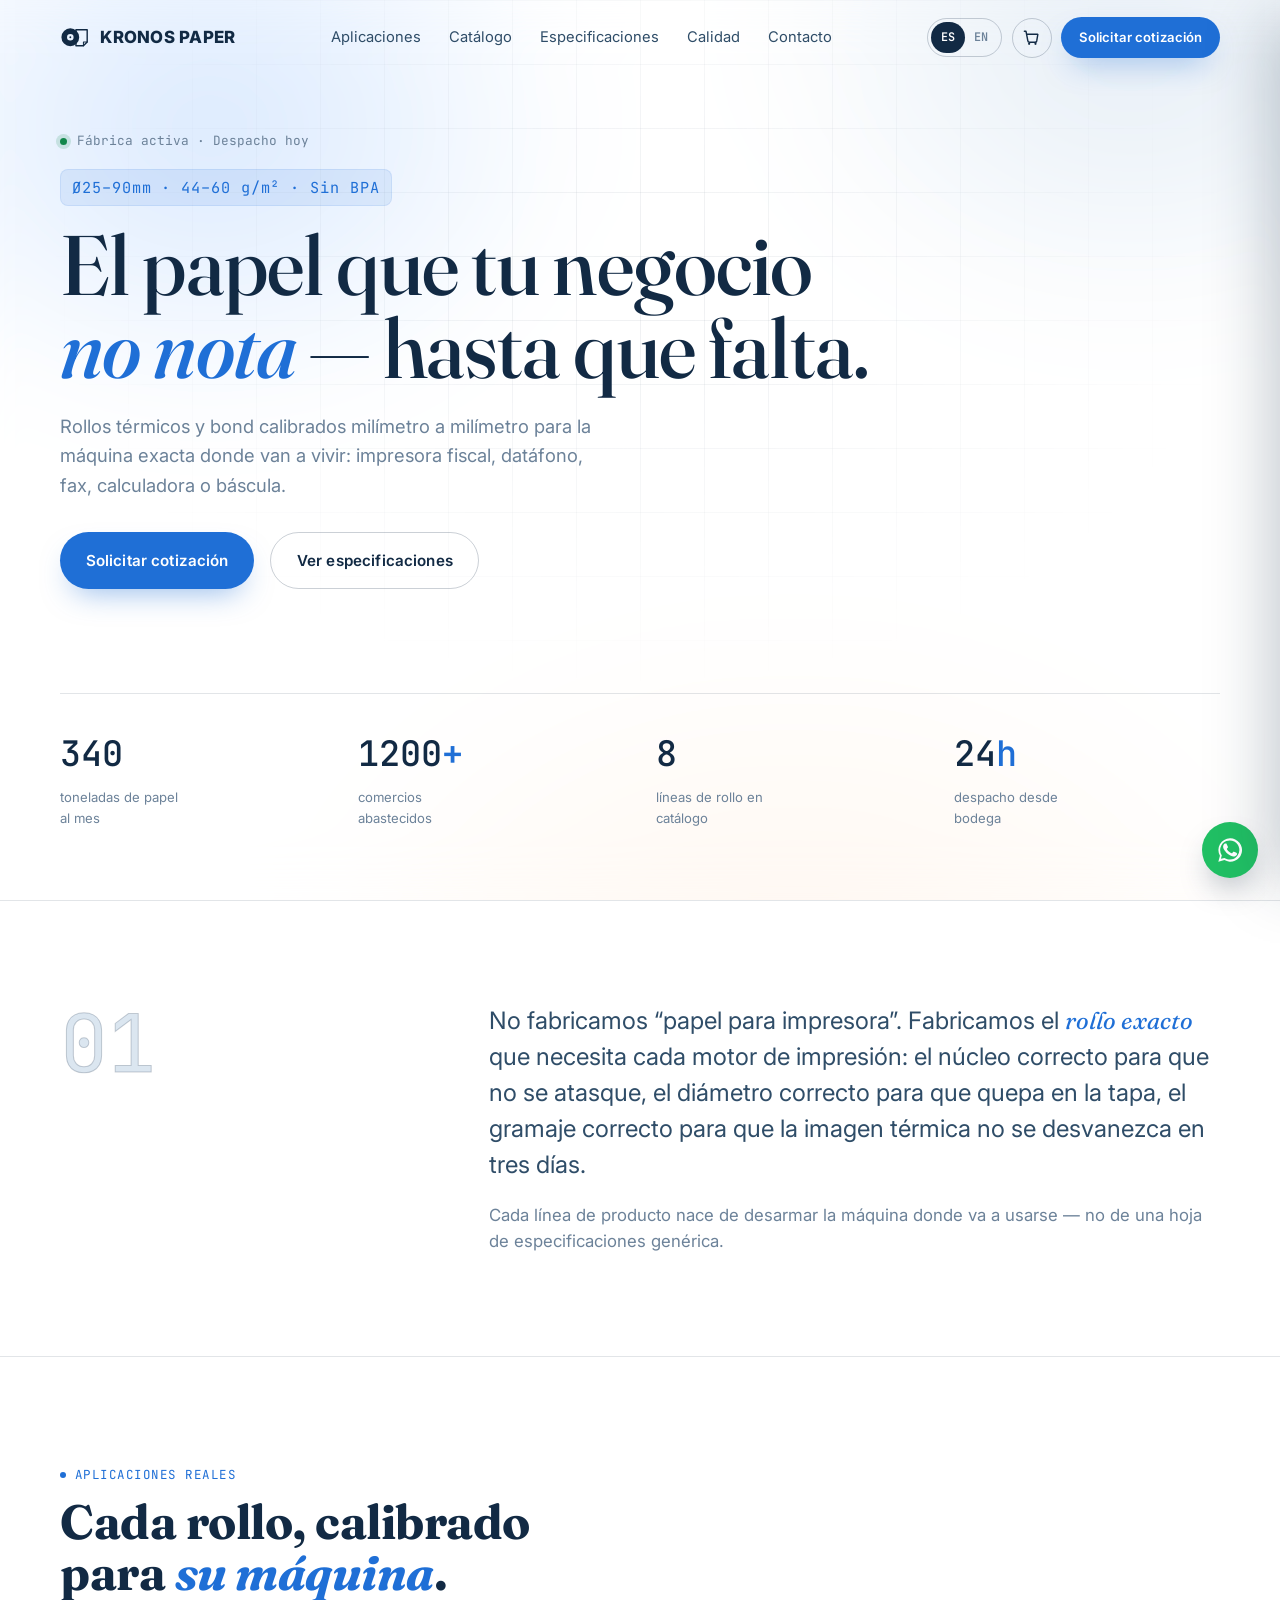
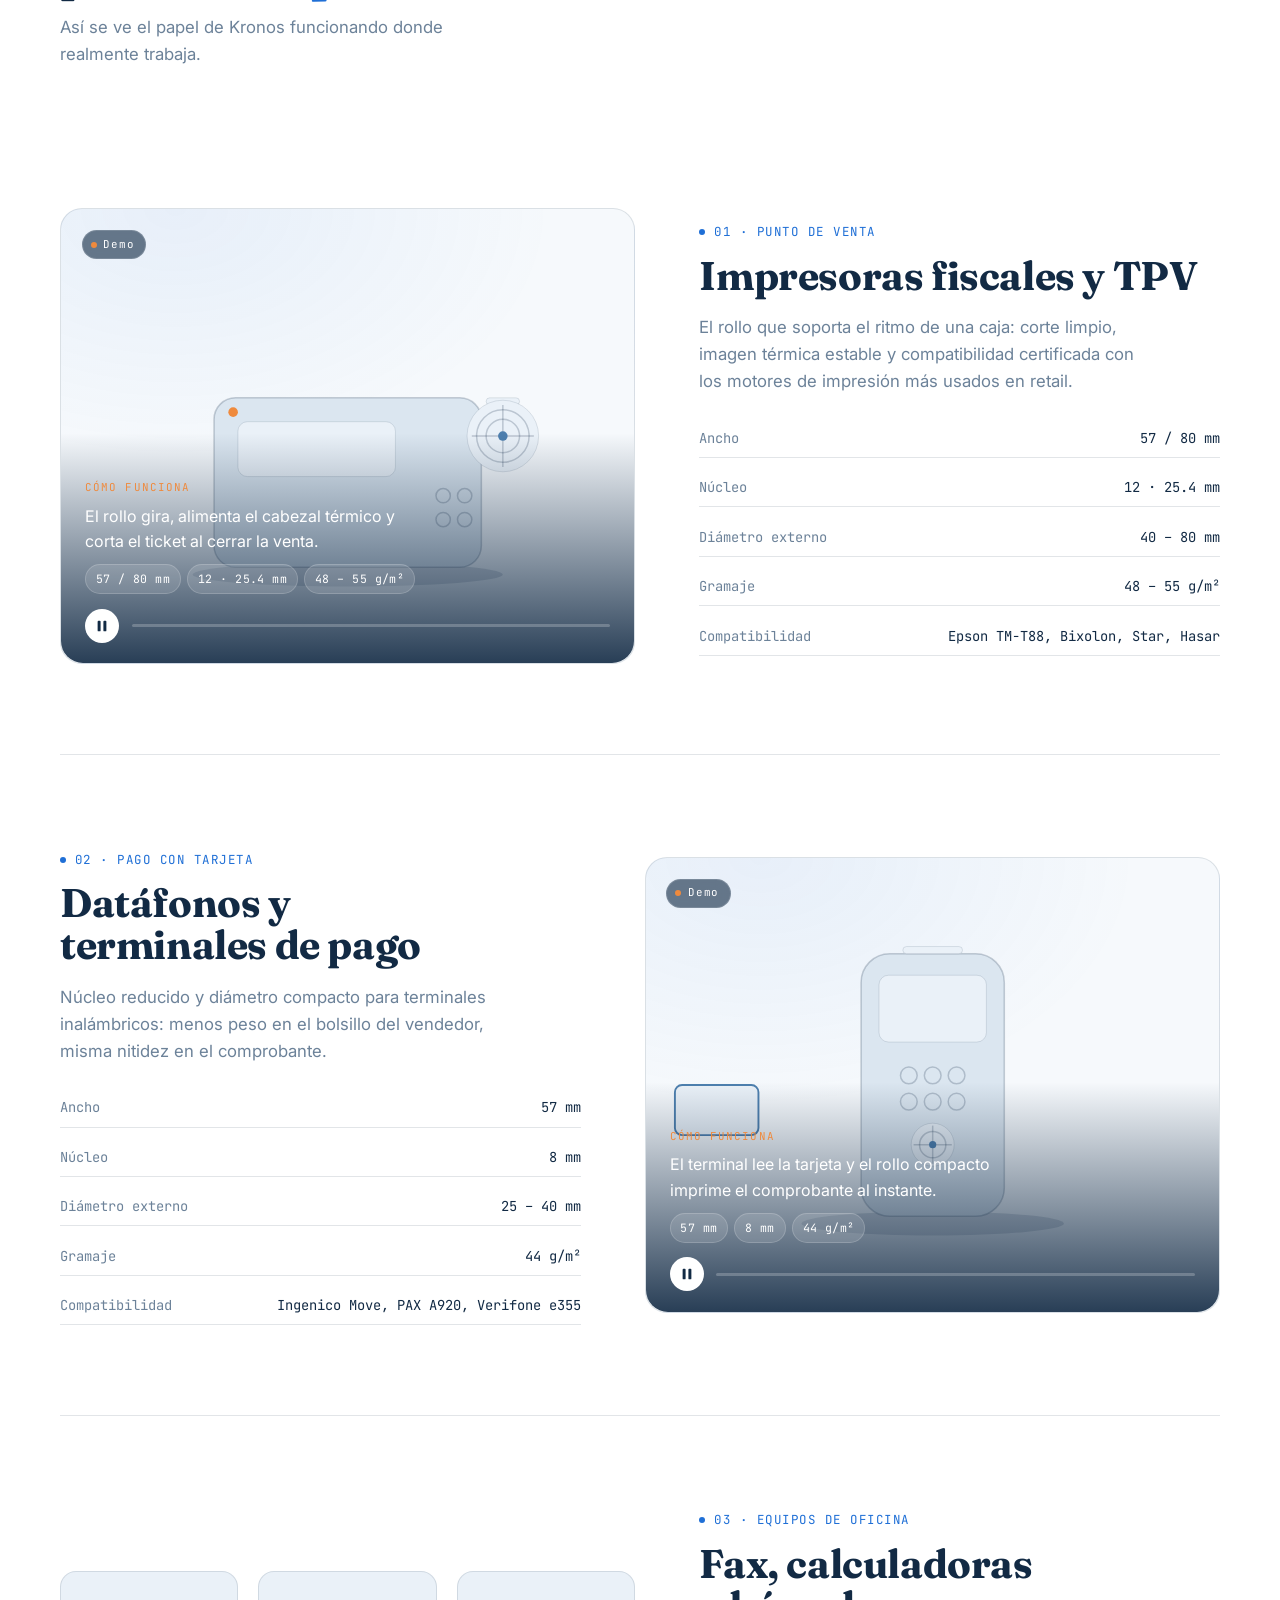
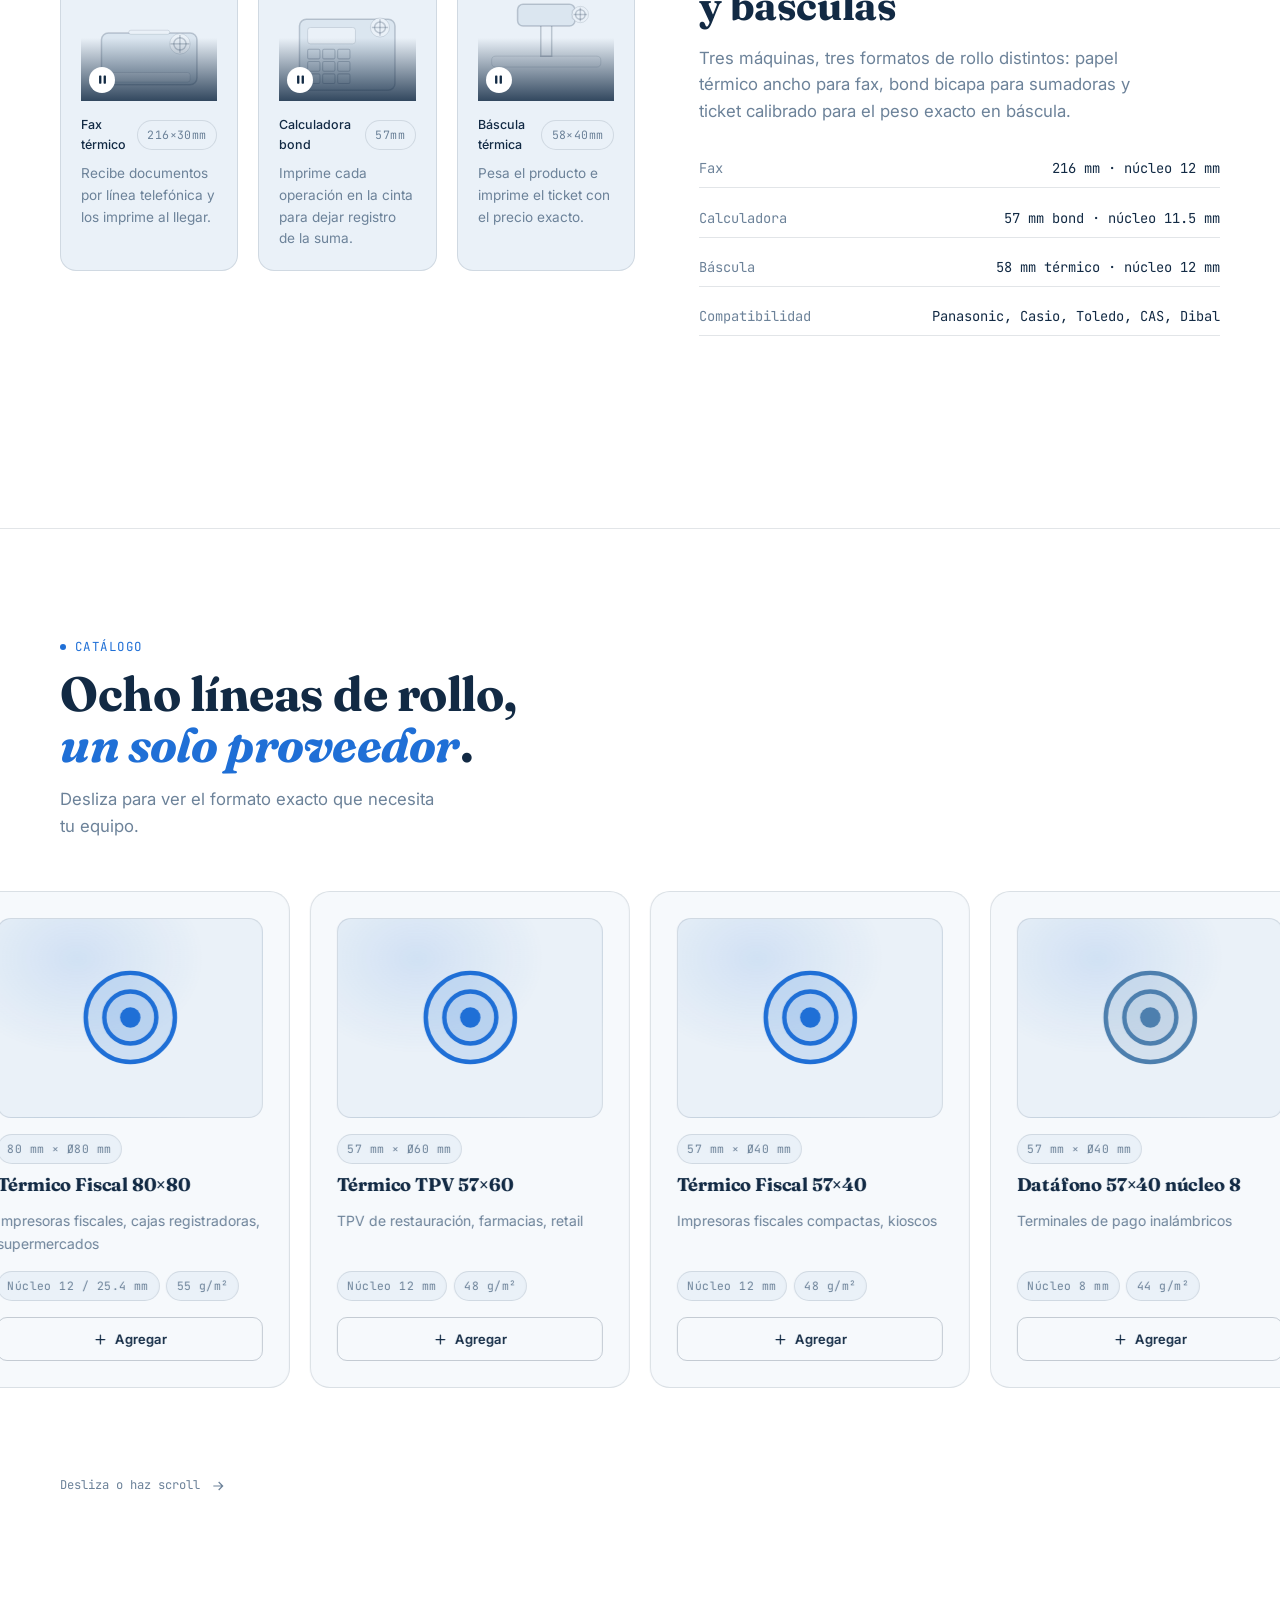
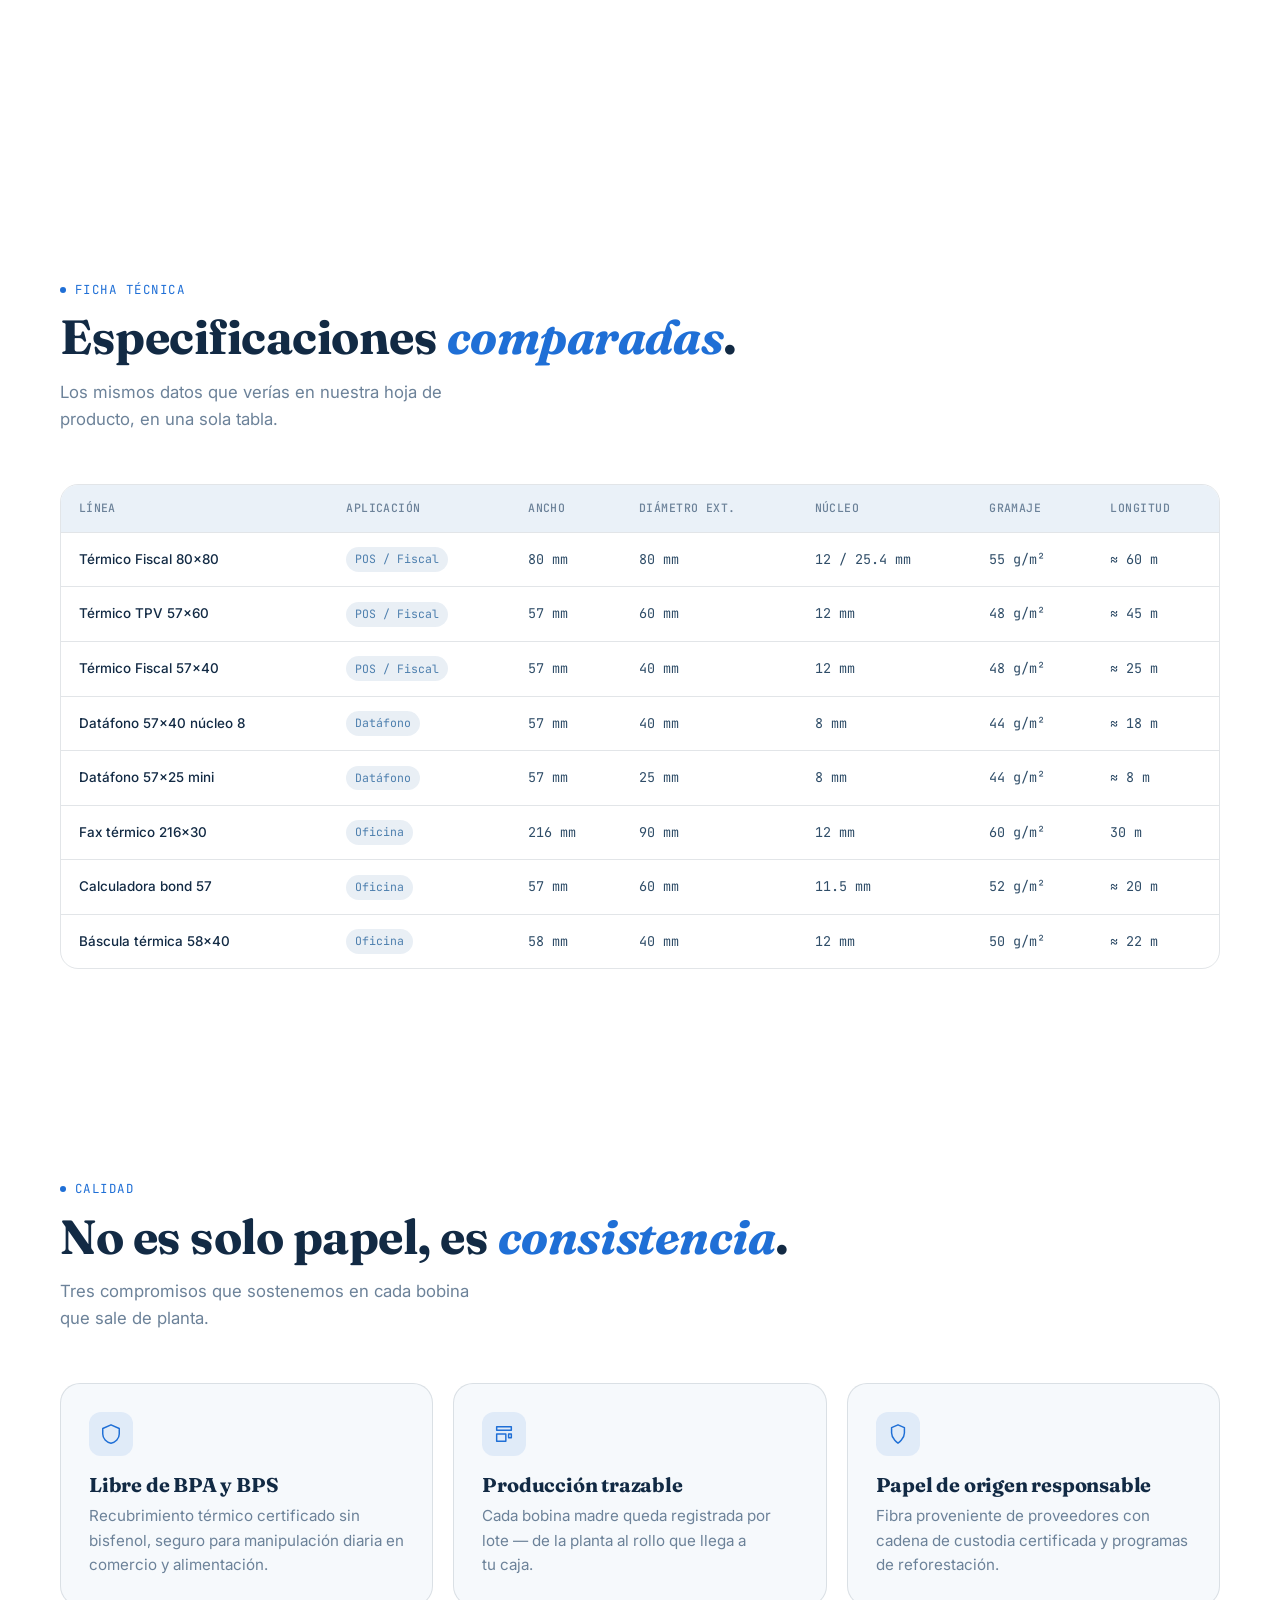
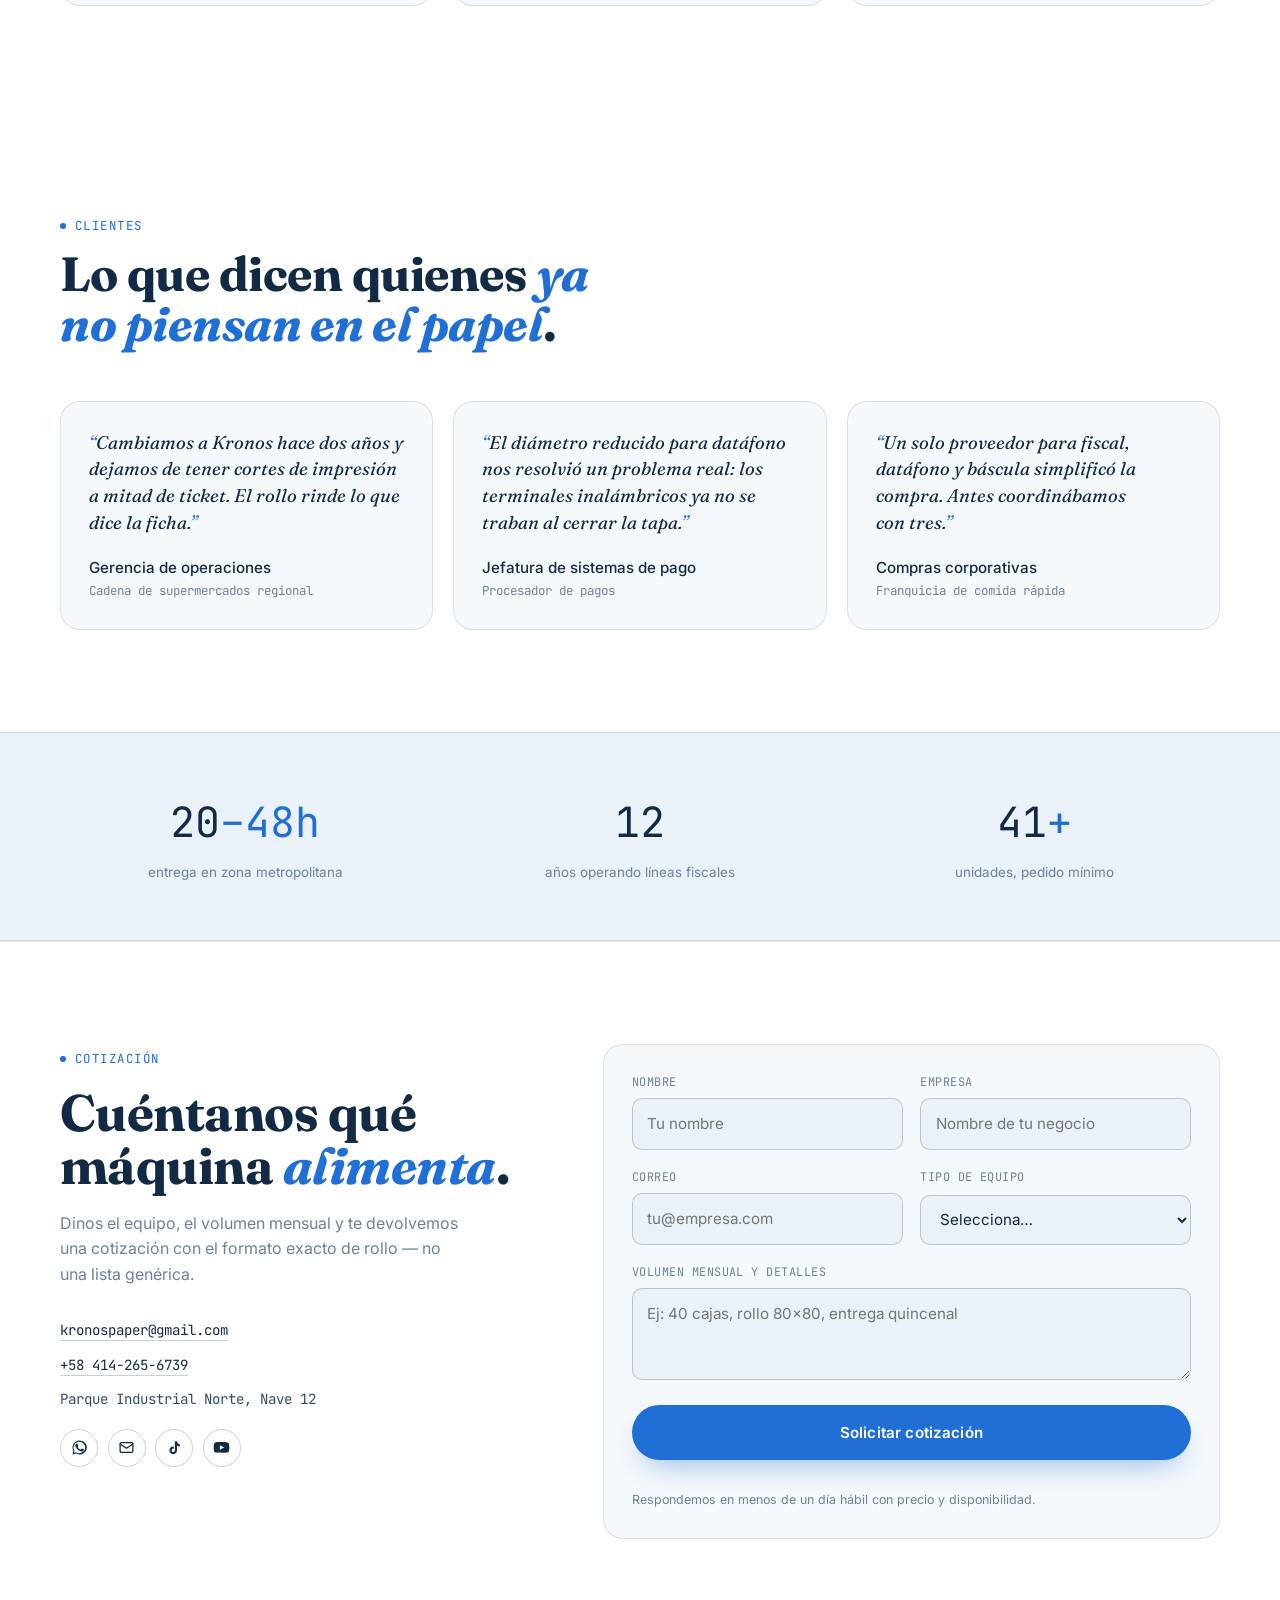
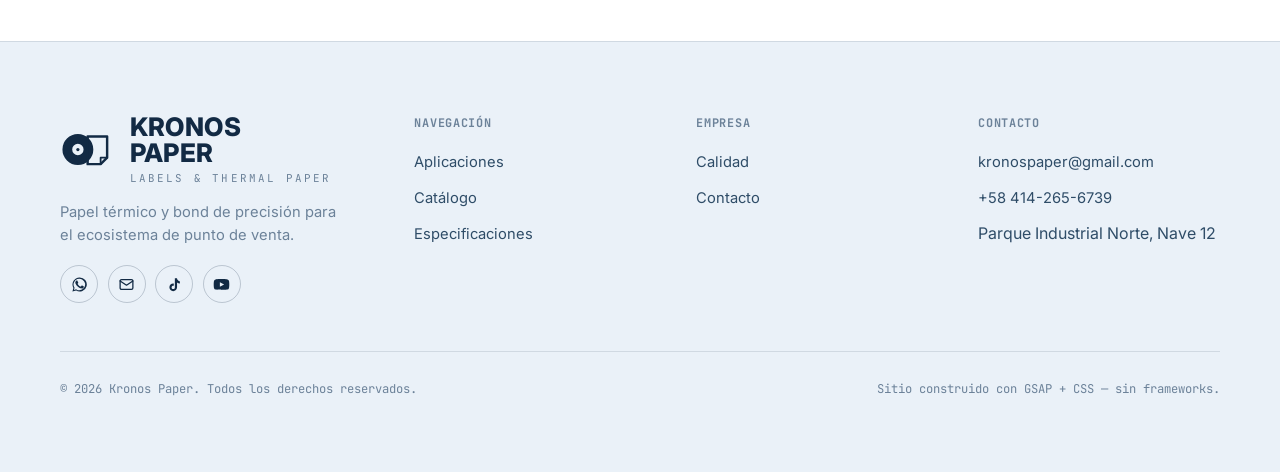
<file: kronos-paper/index.html>
<!doctype html>
<html lang="es">
<head>
<meta charset="UTF-8" />
<meta name="viewport" content="width=device-width, initial-scale=1" />
<title>Kronos Paper — Papel térmico y bond de precisión para punto de venta</title>
<meta name="description" content="Rollos térmicos y bond calibrados para impresoras fiscales, datáfonos, fax, calculadoras y básculas. Fabricación trazable, libre de BPA, entrega en 24–48h." />
<link rel="preconnect" href="https://fonts.googleapis.com">
<link rel="preconnect" href="https://fonts.gstatic.com" crossorigin>
<link rel="stylesheet" href="https://fonts.googleapis.com/css2?family=Fraunces:ital,opsz,wght@0,9..144,400;0,9..144,500;0,9..144,600;1,9..144,500;1,9..144,600&family=Inter:wght@300;400;500;600;700&family=JetBrains+Mono:wght@400;500;600&display=swap">
<link rel="icon" href="data:image/svg+xml,%3Csvg xmlns='http://www.w3.org/2000/svg' viewBox='0 0 24 24'%3E%3Crect width='24' height='24' rx='6' fill='%23122a44'/%3E%3Ccircle cx='12' cy='12' r='7' stroke='white' stroke-width='1.8' fill='none'/%3E%3Ccircle cx='12' cy='12' r='3' stroke='white' stroke-width='1.8' fill='none'/%3E%3C/svg%3E">
<link rel="stylesheet" href="styles.css?v=20260913" />
</head>
<body>
<a class="skip-link" href="#contenido">Saltar al contenido</a>

<div class="splash" data-splash aria-hidden="true">
  <div class="logo-full">
    <svg class="logo-mark" viewBox="0 0 64 48" fill="none" aria-hidden="true">
      <path fill="currentColor" fill-rule="evenodd" clip-rule="evenodd" d="M22 5a19 19 0 100 38 19 19 0 000-38zm0 12a7 7 0 100 14 7 7 0 000-14z"/>
      <circle cx="22" cy="24" r="2" fill="currentColor"/>
      <path d="M34 8H58V34L50 42H34V8Z" stroke="currentColor" stroke-width="3" stroke-linejoin="round"/>
      <path d="M50 34H58M50 34V42" stroke="currentColor" stroke-width="2.2" stroke-linecap="round"/>
    </svg>
    <span class="logo-stack">
      <span class="logo-word">Kronos</span>
      <span class="logo-word">Paper</span>
      <span class="logo-tagline">Labels &amp; Thermal Paper</span>
    </span>
  </div>
  <div class="splash-bar"><span></span></div>
</div>

<div class="scroll-progress" aria-hidden="true"><span data-scroll-progress></span></div>

<header class="nav" data-nav>
  <div class="container nav-inner">
    <a class="brand" href="#top">
      <svg class="logo-mark" viewBox="0 0 64 48" fill="none" aria-hidden="true">
        <path fill="currentColor" fill-rule="evenodd" clip-rule="evenodd" d="M22 5a19 19 0 100 38 19 19 0 000-38zm0 12a7 7 0 100 14 7 7 0 000-14z"/>
        <circle cx="22" cy="24" r="2" fill="currentColor"/>
        <path d="M34 8H58V34L50 42H34V8Z" stroke="currentColor" stroke-width="3" stroke-linejoin="round"/>
        <path d="M50 34H58M50 34V42" stroke="currentColor" stroke-width="2.2" stroke-linecap="round"/>
      </svg>
      <span class="logo-word">Kronos Paper</span>
    </a>
    <nav class="nav-links" data-nav-links aria-label="Navegación principal"></nav>
    <div class="nav-tools">
      <div class="lang-toggle" role="group" aria-label="Idioma / Language">
        <button type="button" data-lang-btn="es">ES</button>
        <button type="button" data-lang-btn="en">EN</button>
      </div>
      <button class="icon-btn" type="button" data-cart-toggle data-i18n-aria="nav_cart_label" aria-label="Ver carrito">
        <svg viewBox="0 0 24 24" fill="none" stroke="currentColor" stroke-width="1.8" stroke-linecap="round" stroke-linejoin="round"><path d="M3 4h2l2.4 12.2a2 2 0 0 0 2 1.8h7.2a2 2 0 0 0 2-1.6L20 8H6"/><circle cx="9" cy="20" r="1.4" fill="currentColor" stroke="none"/><circle cx="17" cy="20" r="1.4" fill="currentColor" stroke="none"/></svg>
        <span class="cart-count" data-cart-count>0</span>
      </button>
      <a class="btn btn-primary btn-sm nav-cta" href="#contacto" data-i18n="nav_quote_btn">Solicitar cotización</a>
      <button class="nav-burger" data-burger data-i18n-aria="nav_open_menu" aria-label="Abrir menú" aria-expanded="false"><span></span></button>
    </div>
  </div>
</header>

<div class="mobile-menu" data-mobile-menu>
  <ul data-mobile-nav-links></ul>
  <a class="btn btn-primary" href="#contacto" data-i18n="nav_quote_btn">Solicitar cotización</a>
</div>

<div class="cart-overlay" data-cart-overlay></div>
<aside class="cart-drawer" data-cart-drawer aria-label="Carrito de cotización">
  <div class="cart-head">
    <h3 data-i18n="cart_title">Tu carrito de cotización</h3>
    <button class="cart-close" type="button" data-cart-close data-i18n-aria="cart_close" aria-label="Cerrar carrito">
      <svg viewBox="0 0 24 24" fill="none" stroke="currentColor" stroke-width="1.8" stroke-linecap="round"><path d="M5 5l14 14M19 5L5 19"/></svg>
    </button>
  </div>
  <div class="cart-items" data-cart-items></div>
  <div class="cart-foot">
    <div class="cart-summary" data-cart-summary></div>
    <button class="btn btn-primary" type="button" data-cart-go-quote data-i18n="cart_go_quote">Solicitar cotización de este pedido</button>
  </div>
</aside>

<a class="whatsapp-float" data-whatsapp-float href="#" target="_blank" rel="noopener" data-i18n-aria="social_whatsapp" aria-label="Escríbenos por WhatsApp">
  <svg viewBox="0 0 24 24" fill="currentColor"><path d="M17.5 14.4c-.3-.1-1.7-.8-2-.9-.3-.1-.5-.1-.7.1s-.7.9-.9 1.1c-.2.2-.3.2-.6.1-.3-.1-1.2-.5-2.3-1.5-.9-.8-1.4-1.7-1.6-2-.2-.3 0-.5.1-.6.1-.1.3-.3.4-.5.1-.1.2-.3.3-.4.1-.2 0-.3 0-.5s-.7-1.7-1-2.3c-.2-.6-.5-.5-.7-.5h-.6c-.2 0-.5.1-.8.4-.3.3-1 1-1 2.4s1 2.8 1.2 3c.1.2 2.1 3.2 5 4.5.7.3 1.3.5 1.7.6.7.2 1.4.2 1.9.1.6-.1 1.7-.7 2-1.4.2-.6.2-1.2.2-1.3-.1-.1-.3-.2-.6-.3z"/><path d="M12 2a10 10 0 0 0-8.6 15L2 22l5.2-1.4A10 10 0 1 0 12 2zm0 18.2c-1.6 0-3.1-.4-4.4-1.2l-.3-.2-3.1.8.8-3-.2-.3A8.2 8.2 0 1 1 12 20.2z"/></svg>
</a>

<main id="contenido">

  <section class="hero" id="top">
    <div class="hero-mesh" aria-hidden="true"></div>
    <div class="hero-grid" aria-hidden="true"></div>
    <div class="container hero-inner">
      <div>
        <div class="hero-meta"><span class="dot"></span><span data-i18n="hero_meta">Fábrica activa · Despacho hoy</span></div>
        <span class="hero-glyph" data-i18n="hero_glyph">Ø25–90mm · 44–60 g/m² · Sin BPA</span>
        <h1 class="hero-title" data-reveal data-i18n-html="hero_title_html">El papel que tu negocio <em>no nota</em> — hasta que falta.</h1>
        <p class="hero-sub" data-reveal data-reveal-d1 data-i18n="hero_sub">Rollos térmicos y bond calibrados milímetro a milímetro para la máquina exacta donde van a vivir: impresora fiscal, datáfono, fax, calculadora o báscula.</p>
        <div class="hero-actions" data-reveal data-reveal-d2>
          <a class="btn btn-primary" href="#contacto" data-i18n="btn_quote">Solicitar cotización</a>
          <a class="btn btn-ghost" href="#especificaciones" data-i18n="btn_specs">Ver especificaciones</a>
        </div>
      </div>
      <div class="hero-stats" data-hero-stats aria-label="Cifras de Kronos Paper"></div>
    </div>
  </section>

  <section class="manifesto section-pad">
    <div class="container manifesto-grid">
      <div class="manifesto-num" aria-hidden="true">01</div>
      <div class="manifesto-copy" data-reveal>
        <p data-i18n-html="manifesto_p1_html">No fabricamos “papel para impresora”. Fabricamos el <em>rollo exacto</em> que necesita cada motor de impresión: el núcleo correcto para que no se atasque, el diámetro correcto para que quepa en la tapa, el gramaje correcto para que la imagen térmica no se desvanezca en tres días.</p>
        <p data-i18n="manifesto_p2">Cada línea de producto nace de desarmar la máquina donde va a usarse — no de una hoja de especificaciones genérica.</p>
      </div>
    </div>
  </section>

  <section class="applications section-pad" id="aplicaciones">
    <div class="container">
      <div class="section-head" data-reveal>
        <span class="kicker"><span class="dot"></span><span data-i18n="apps_kicker">Aplicaciones reales</span></span>
        <h2 data-i18n-html="apps_title_html">Cada rollo, calibrado para <em>su máquina</em>.</h2>
        <p data-i18n="apps_sub">Así se ve el papel de Kronos funcionando donde realmente trabaja.</p>
      </div>

      <!-- APP 1 — Impresoras fiscales y TPV -->
      <div class="app-block">
        <div class="app-figure video-demo" data-scene>
          <div class="video-chrome video-topbar" aria-hidden="true">
            <span class="video-badge"><span class="video-dot"></span><span data-i18n="video_demo_badge">Demo</span></span>
          </div>
          <svg viewBox="0 0 400 300" role="img" aria-label="Rollo térmico alimentando una impresora fiscal de punto de venta">
            <ellipse cx="200" cy="266" rx="130" ry="10" fill="rgba(18,42,68,.16)"/>
            <rect class="scene-body" x="88" y="118" width="224" height="142" rx="18"/>
            <rect class="scene-panel" x="108" y="138" width="132" height="46" rx="8"/>
            <text class="scene-screen-text" x="120" y="167" font-family="var(--mono)" font-size="16" fill="var(--ok)">TOTAL $128.40</text>
            <circle class="scene-led" cx="104" cy="130" r="4" fill="var(--spark)"/>
            <circle cx="280" cy="200" r="6" fill="none" class="scene-line"/>
            <circle cx="280" cy="220" r="6" fill="none" class="scene-line"/>
            <circle cx="298" cy="200" r="6" fill="none" class="scene-line"/>
            <circle cx="298" cy="220" r="6" fill="none" class="scene-line"/>
            <rect class="scene-panel" x="316" y="118" width="28" height="6" rx="3"/>
            <g class="scene-roll-group" style="transform-origin:330px 150px">
              <circle cx="330" cy="150" r="30" class="scene-panel"/>
              <circle cx="330" cy="150" r="22" class="scene-line"/>
              <circle cx="330" cy="150" r="14" class="scene-line"/>
              <line x1="330" y1="124" x2="330" y2="176" class="scene-line"/>
              <line x1="304" y1="150" x2="356" y2="150" class="scene-line"/>
              <circle cx="330" cy="150" r="4" class="scene-steel"/>
            </g>
            <path class="scene-ticket scene-accent-stroke" fill="none" stroke-width="26" stroke-linecap="round" d="M330,118 C330,72 332,42 302,12 C282,-8 250,-4 246,22"/>
            <rect class="scene-print-line" x="290" y="76" width="16" height="2.5" fill="var(--cream)"/>
            <rect class="scene-print-line" x="286" y="60" width="20" height="2.5" fill="var(--cream)"/>
            <rect class="scene-print-line" x="280" y="44" width="24" height="2.5" fill="var(--cream)"/>
            <rect class="scene-print-line" x="270" y="28" width="22" height="2.5" fill="var(--cream)"/>
            <rect class="scene-print-line" x="258" y="14" width="18" height="2.5" fill="var(--cream)"/>
          </svg>
          <div class="video-chrome video-bottombar">
            <div class="video-caption">
              <span class="video-caption-eyebrow" data-i18n="app_pos_caption_eyebrow">Cómo funciona</span>
              <p class="video-caption-text" data-i18n="app_pos_caption">El rollo gira, alimenta el cabezal térmico y corta el ticket al cerrar la venta.</p>
              <div class="video-caption-specs">
                <span class="tag" data-i18n="app_pos_v_ancho">57 / 80 mm</span>
                <span class="tag" data-i18n="app_pos_v_nucleo">Núcleo 12 · 25.4 mm</span>
                <span class="tag" data-i18n="app_pos_v_gramaje">48–55 g/m²</span>
              </div>
            </div>
            <div class="video-controls">
              <button class="video-play-btn" type="button" data-video-toggle data-i18n-aria="video_pause" aria-label="Pausar demo">
                <svg class="icon-pause" viewBox="0 0 16 16" fill="currentColor" aria-hidden="true"><rect x="3" y="2" width="3.4" height="12" rx="1"/><rect x="9.6" y="2" width="3.4" height="12" rx="1"/></svg>
                <svg class="icon-play" viewBox="0 0 16 16" fill="currentColor" aria-hidden="true"><path d="M4 2.5v11l10-5.5z"/></svg>
              </button>
              <span class="video-progress"><span class="video-progress-fill"></span></span>
            </div>
          </div>
        </div>
        <div class="app-copy" data-reveal>
          <span class="kicker"><span class="dot"></span><span data-i18n="app_pos_kicker">01 · Punto de venta</span></span>
          <h3 data-i18n="app_pos_title">Impresoras fiscales y TPV</h3>
          <p class="app-summary" data-i18n="app_pos_summary">El rollo que soporta el ritmo de una caja: corte limpio, imagen térmica estable y compatibilidad certificada con los motores de impresión más usados en retail.</p>
          <div class="spec-list">
            <div class="spec-row"><span class="k" data-i18n="app_pos_k_ancho">Ancho</span><span class="v" data-i18n="app_pos_v_ancho">57 / 80 mm</span></div>
            <div class="spec-row"><span class="k" data-i18n="app_pos_k_nucleo">Núcleo</span><span class="v" data-i18n="app_pos_v_nucleo">12 · 25.4 mm</span></div>
            <div class="spec-row"><span class="k" data-i18n="app_pos_k_diam">Diámetro externo</span><span class="v" data-i18n="app_pos_v_diam">40 – 80 mm</span></div>
            <div class="spec-row"><span class="k" data-i18n="app_pos_k_gramaje">Gramaje</span><span class="v" data-i18n="app_pos_v_gramaje">48 – 55 g/m²</span></div>
            <div class="spec-row"><span class="k" data-i18n="app_pos_k_compat">Compatibilidad</span><span class="v" data-i18n="app_pos_v_compat">Epson TM-T88, Bixolon, Star, Hasar</span></div>
          </div>
        </div>
      </div>

      <!-- APP 2 — Datáfonos -->
      <div class="app-block is-reverse">
        <div class="app-figure video-demo" data-scene>
          <div class="video-chrome video-topbar" aria-hidden="true">
            <span class="video-badge"><span class="video-dot"></span><span data-i18n="video_demo_badge">Demo</span></span>
          </div>
          <svg viewBox="0 0 400 300" role="img" aria-label="Rollo compacto alimentando un datáfono inalámbrico">
            <ellipse cx="200" cy="266" rx="110" ry="10" fill="rgba(18,42,68,.16)"/>
            <rect class="scene-body" x="140" y="40" width="120" height="220" rx="24"/>
            <rect class="scene-panel" x="155" y="58" width="90" height="56" rx="8"/>
            <text class="scene-screen-text" x="167" y="82" font-family="var(--mono)" font-size="13" fill="var(--ok)">APROBADO</text>
            <path class="scene-screen-text" d="M172,94 l8,8 l16,-16" fill="none" stroke="var(--ok)" stroke-width="2.4" stroke-linecap="round" stroke-linejoin="round"/>
            <circle cx="180" cy="142" r="7" class="scene-line"/>
            <circle cx="200" cy="142" r="7" class="scene-line"/>
            <circle cx="220" cy="142" r="7" class="scene-line"/>
            <circle cx="180" cy="164" r="7" class="scene-line"/>
            <circle cx="200" cy="164" r="7" class="scene-line"/>
            <circle cx="220" cy="164" r="7" class="scene-line"/>
            <rect class="scene-panel" x="175" y="34" width="50" height="6" rx="3"/>
            <g class="scene-roll-group" style="transform-origin:200px 200px">
              <circle cx="200" cy="200" r="18" class="scene-panel"/>
              <circle cx="200" cy="200" r="11" class="scene-line"/>
              <line x1="200" y1="184" x2="200" y2="216" class="scene-line"/>
              <line x1="184" y1="200" x2="216" y2="200" class="scene-line"/>
              <circle cx="200" cy="200" r="3" class="scene-steel"/>
            </g>
            <path class="scene-ticket scene-accent-stroke" fill="none" stroke-width="16" stroke-linecap="round" d="M200,34 C200,4 190,-16 165,-24 C145,-30 128,-20 130,-4"/>
            <rect class="scene-print-line" x="150" y="4" width="12" height="2" fill="var(--cream)"/>
            <rect class="scene-print-line" x="146" y="-6" width="14" height="2" fill="var(--cream)"/>
            <rect class="scene-print-line" x="140" y="-16" width="14" height="2" fill="var(--cream)"/>
            <rect class="scene-card" x="30" y="150" width="70" height="42" rx="6" fill="var(--bg-2)" stroke="var(--steel)" stroke-width="1.6" style="transform-box:fill-box; transform-origin:center"/>
          </svg>
          <div class="video-chrome video-bottombar">
            <div class="video-caption">
              <span class="video-caption-eyebrow" data-i18n="app_datafono_caption_eyebrow">Cómo funciona</span>
              <p class="video-caption-text" data-i18n="app_datafono_caption">El terminal lee la tarjeta y el rollo compacto imprime el comprobante al instante.</p>
              <div class="video-caption-specs">
                <span class="tag" data-i18n="app_datafono_v_ancho">57 mm</span>
                <span class="tag" data-i18n="app_datafono_v_nucleo">Núcleo 8 mm</span>
                <span class="tag" data-i18n="app_datafono_v_gramaje">44 g/m²</span>
              </div>
            </div>
            <div class="video-controls">
              <button class="video-play-btn" type="button" data-video-toggle data-i18n-aria="video_pause" aria-label="Pausar demo">
                <svg class="icon-pause" viewBox="0 0 16 16" fill="currentColor" aria-hidden="true"><rect x="3" y="2" width="3.4" height="12" rx="1"/><rect x="9.6" y="2" width="3.4" height="12" rx="1"/></svg>
                <svg class="icon-play" viewBox="0 0 16 16" fill="currentColor" aria-hidden="true"><path d="M4 2.5v11l10-5.5z"/></svg>
              </button>
              <span class="video-progress"><span class="video-progress-fill"></span></span>
            </div>
          </div>
        </div>
        <div class="app-copy" data-reveal>
          <span class="kicker"><span class="dot"></span><span data-i18n="app_datafono_kicker">02 · Pago con tarjeta</span></span>
          <h3 data-i18n="app_datafono_title">Datáfonos y terminales de pago</h3>
          <p class="app-summary" data-i18n="app_datafono_summary">Núcleo reducido y diámetro compacto para terminales inalámbricos: menos peso en el bolsillo del vendedor, misma nitidez en el comprobante.</p>
          <div class="spec-list">
            <div class="spec-row"><span class="k" data-i18n="app_datafono_k_ancho">Ancho</span><span class="v" data-i18n="app_datafono_v_ancho">57 mm</span></div>
            <div class="spec-row"><span class="k" data-i18n="app_datafono_k_nucleo">Núcleo</span><span class="v" data-i18n="app_datafono_v_nucleo">8 mm</span></div>
            <div class="spec-row"><span class="k" data-i18n="app_datafono_k_diam">Diámetro externo</span><span class="v" data-i18n="app_datafono_v_diam">25 – 40 mm</span></div>
            <div class="spec-row"><span class="k" data-i18n="app_datafono_k_gramaje">Gramaje</span><span class="v" data-i18n="app_datafono_v_gramaje">44 g/m²</span></div>
            <div class="spec-row"><span class="k" data-i18n="app_datafono_k_compat">Compatibilidad</span><span class="v" data-i18n="app_datafono_v_compat">Ingenico Move, PAX A920, Verifone e355</span></div>
          </div>
        </div>
      </div>

      <!-- APP 3 — Oficina: fax, calculadora, báscula -->
      <div class="app-block">
        <div>
          <div class="office-row">
            <div class="office-card video-demo" data-scene>
              <div class="video-frame">
                <div class="video-chrome video-topbar-mini" aria-hidden="true"><span class="video-dot"></span></div>
                <svg viewBox="0 0 200 160" role="img" aria-label="Rollo alimentando un fax de oficina">
                  <rect class="scene-body" x="30" y="60" width="140" height="76" rx="10"/>
                  <rect class="scene-panel" x="40" y="118" width="120" height="14" rx="4"/>
                  <rect class="scene-panel" x="70" y="56" width="60" height="6" rx="3"/>
                  <g class="scene-roll-group" style="transform-origin:145px 76px">
                    <circle cx="145" cy="76" r="15" class="scene-panel"/>
                    <circle cx="145" cy="76" r="9" class="scene-line"/>
                    <line x1="145" y1="63" x2="145" y2="89" class="scene-line"/>
                    <line x1="131" y1="76" x2="159" y2="76" class="scene-line"/>
                  </g>
                  <path class="scene-ticket scene-accent-stroke" fill="none" stroke-width="16" stroke-linecap="round" d="M100,56 C100,36 100,24 100,8"/>
                  <rect class="scene-print-line" x="86" y="30" width="28" height="2" fill="var(--cream)"/>
                  <rect class="scene-print-line" x="86" y="20" width="28" height="2" fill="var(--cream)"/>
                  <rect class="scene-print-line" x="86" y="10" width="28" height="2" fill="var(--cream)"/>
                </svg>
                <div class="video-chrome video-bottombar-mini">
                  <button class="video-play-btn" type="button" data-video-toggle data-i18n-aria="video_pause" aria-label="Pausar demo">
                    <svg class="icon-pause" viewBox="0 0 16 16" fill="currentColor" aria-hidden="true"><rect x="3" y="2" width="3.4" height="12" rx="1"/><rect x="9.6" y="2" width="3.4" height="12" rx="1"/></svg>
                    <svg class="icon-play" viewBox="0 0 16 16" fill="currentColor" aria-hidden="true"><path d="M4 2.5v11l10-5.5z"/></svg>
                  </button>
                  <span class="video-progress"><span class="video-progress-fill"></span></span>
                </div>
              </div>
              <div class="office-label">
                <div class="office-label-row"><strong data-i18n="office_fax_title">Fax térmico</strong><span class="tag" data-i18n="office_fax_dim">216×30mm</span></div>
                <p data-i18n="office_fax_desc">Recibe documentos por línea telefónica y los imprime al llegar.</p>
              </div>
            </div>
            <div class="office-card video-demo" data-scene>
              <div class="video-frame">
                <div class="video-chrome video-topbar-mini" aria-hidden="true"><span class="video-dot"></span></div>
                <svg viewBox="0 0 200 160" role="img" aria-label="Rollo alimentando una calculadora sumadora">
                  <rect class="scene-body" x="30" y="40" width="140" height="104" rx="10"/>
                  <rect class="scene-panel" x="42" y="52" width="70" height="24" rx="4"/>
                  <text class="scene-screen-text" x="48" y="68" font-family="var(--mono)" font-size="11" fill="var(--ok)">128.40</text>
                  <g class="scene-line">
                    <rect x="42" y="84" width="18" height="14" rx="2"/>
                    <rect x="64" y="84" width="18" height="14" rx="2"/>
                    <rect x="86" y="84" width="18" height="14" rx="2"/>
                    <rect x="42" y="102" width="18" height="14" rx="2"/>
                    <rect x="64" y="102" width="18" height="14" rx="2"/>
                    <rect x="86" y="102" width="18" height="14" rx="2"/>
                    <rect x="42" y="120" width="18" height="14" rx="2"/>
                    <rect x="64" y="120" width="18" height="14" rx="2"/>
                    <rect x="86" y="120" width="18" height="14" rx="2"/>
                  </g>
                  <g class="scene-roll-group" style="transform-origin:148px 52px">
                    <circle cx="148" cy="52" r="14" class="scene-panel"/>
                    <circle cx="148" cy="52" r="8" class="scene-line"/>
                    <line x1="148" y1="40" x2="148" y2="64" class="scene-line"/>
                    <line x1="136" y1="52" x2="160" y2="52" class="scene-line"/>
                  </g>
                  <path class="scene-ticket scene-accent-stroke" fill="none" stroke-width="13" stroke-linecap="round" d="M148,38 C148,16 138,2 116,0"/>
                  <rect class="scene-print-line" x="102" y="-6" width="20" height="2" fill="var(--cream)"/>
                  <rect class="scene-print-line" x="98" y="-14" width="20" height="2" fill="var(--cream)"/>
                </svg>
                <div class="video-chrome video-bottombar-mini">
                  <button class="video-play-btn" type="button" data-video-toggle data-i18n-aria="video_pause" aria-label="Pausar demo">
                    <svg class="icon-pause" viewBox="0 0 16 16" fill="currentColor" aria-hidden="true"><rect x="3" y="2" width="3.4" height="12" rx="1"/><rect x="9.6" y="2" width="3.4" height="12" rx="1"/></svg>
                    <svg class="icon-play" viewBox="0 0 16 16" fill="currentColor" aria-hidden="true"><path d="M4 2.5v11l10-5.5z"/></svg>
                  </button>
                  <span class="video-progress"><span class="video-progress-fill"></span></span>
                </div>
              </div>
              <div class="office-label">
                <div class="office-label-row"><strong data-i18n="office_calc_title">Calculadora bond</strong><span class="tag" data-i18n="office_calc_dim">57mm</span></div>
                <p data-i18n="office_calc_desc">Imprime cada operación en la cinta para dejar registro de la suma.</p>
              </div>
            </div>
            <div class="office-card video-demo" data-scene>
              <div class="video-frame">
                <div class="video-chrome video-topbar-mini" aria-hidden="true"><span class="video-dot"></span></div>
                <svg viewBox="0 0 200 160" role="img" aria-label="Rollo alimentando una báscula comercial">
                  <rect class="scene-panel" x="20" y="94" width="160" height="16" rx="6"/>
                  <rect class="scene-line" x="92" y="46" width="16" height="48" fill="none"/>
                  <rect class="scene-body" x="58" y="18" width="84" height="32" rx="8"/>
                  <text class="scene-screen-text" x="66" y="39" font-family="var(--mono)" font-size="11" fill="var(--ok)">2.450 kg</text>
                  <rect class="scene-panel" x="138" y="26" width="6" height="14" rx="2"/>
                  <g class="scene-roll-group" style="transform-origin:150px 33px">
                    <circle cx="150" cy="33" r="12" class="scene-panel"/>
                    <circle cx="150" cy="33" r="7" class="scene-line"/>
                    <line x1="150" y1="23" x2="150" y2="43" class="scene-line"/>
                    <line x1="140" y1="33" x2="160" y2="33" class="scene-line"/>
                  </g>
                  <path class="scene-ticket scene-accent-stroke" fill="none" stroke-width="13" stroke-linecap="round" d="M144,32 C172,32 180,46 176,66"/>
                  <rect class="scene-print-line" x="168" y="52" width="2" height="18" fill="var(--cream)"/>
                  <rect class="scene-print-line" x="176" y="52" width="2" height="18" fill="var(--cream)"/>
                </svg>
                <div class="video-chrome video-bottombar-mini">
                  <button class="video-play-btn" type="button" data-video-toggle data-i18n-aria="video_pause" aria-label="Pausar demo">
                    <svg class="icon-pause" viewBox="0 0 16 16" fill="currentColor" aria-hidden="true"><rect x="3" y="2" width="3.4" height="12" rx="1"/><rect x="9.6" y="2" width="3.4" height="12" rx="1"/></svg>
                    <svg class="icon-play" viewBox="0 0 16 16" fill="currentColor" aria-hidden="true"><path d="M4 2.5v11l10-5.5z"/></svg>
                  </button>
                  <span class="video-progress"><span class="video-progress-fill"></span></span>
                </div>
              </div>
              <div class="office-label">
                <div class="office-label-row"><strong data-i18n="office_bas_title">Báscula térmica</strong><span class="tag" data-i18n="office_bas_dim">58×40mm</span></div>
                <p data-i18n="office_bas_desc">Pesa el producto e imprime el ticket con el precio exacto.</p>
              </div>
            </div>
          </div>
        </div>
        <div class="app-copy" data-reveal>
          <span class="kicker"><span class="dot"></span><span data-i18n="app_oficina_kicker">03 · Equipos de oficina</span></span>
          <h3 data-i18n="app_oficina_title">Fax, calculadoras y básculas</h3>
          <p class="app-summary" data-i18n="app_oficina_summary">Tres máquinas, tres formatos de rollo distintos: papel térmico ancho para fax, bond bicapa para sumadoras y ticket calibrado para el peso exacto en báscula.</p>
          <div class="spec-list">
            <div class="spec-row"><span class="k" data-i18n="app_oficina_k_fax">Fax</span><span class="v" data-i18n="app_oficina_v_fax">216 mm · núcleo 12 mm</span></div>
            <div class="spec-row"><span class="k" data-i18n="app_oficina_k_calc">Calculadora</span><span class="v" data-i18n="app_oficina_v_calc">57 mm bond · núcleo 11.5 mm</span></div>
            <div class="spec-row"><span class="k" data-i18n="app_oficina_k_bas">Báscula</span><span class="v" data-i18n="app_oficina_v_bas">58 mm térmico · núcleo 12 mm</span></div>
            <div class="spec-row"><span class="k" data-i18n="app_oficina_k_compat">Compatibilidad</span><span class="v" data-i18n="app_oficina_v_compat">Panasonic, Casio, Toledo, CAS, Dibal</span></div>
          </div>
        </div>
      </div>

    </div>
  </section>

  <section class="showcase" id="catalogo">
    <div class="container showcase-head">
      <div class="section-head" data-reveal>
        <span class="kicker"><span class="dot"></span><span data-i18n="showcase_kicker">Catálogo</span></span>
        <h2 data-i18n-html="showcase_title_html">Ocho líneas de rollo, <em>un solo proveedor</em>.</h2>
        <p data-i18n="showcase_sub">Desliza para ver el formato exacto que necesita tu equipo.</p>
      </div>
    </div>
    <div class="showcase-viewport">
      <div class="showcase-track" data-showcase aria-label="Catálogo de rollos Kronos Paper"></div>
    </div>
    <div class="container">
      <div class="showcase-hint"><span data-i18n="showcase_hint">Desliza o haz scroll</span><svg viewBox="0 0 24 24" fill="none" stroke="currentColor" stroke-width="1.8"><path d="M5 12h14M13 6l6 6-6 6"/></svg></div>
    </div>
  </section>

  <section class="specs-section section-pad" id="especificaciones">
    <div class="container">
      <div class="section-head" data-reveal>
        <span class="kicker"><span class="dot"></span><span data-i18n="specs_kicker">Ficha técnica</span></span>
        <h2 data-i18n-html="specs_title_html">Especificaciones <em>comparadas</em>.</h2>
        <p data-i18n="specs_sub">Los mismos datos que verías en nuestra hoja de producto, en una sola tabla.</p>
      </div>
      <div class="specs-table-wrap" data-reveal>
        <table class="specs-table">
          <thead>
            <tr>
              <th data-i18n="specs_th_line">Línea</th><th data-i18n="specs_th_app">Aplicación</th><th data-i18n="specs_th_width">Ancho</th><th data-i18n="specs_th_diam">Diámetro ext.</th><th data-i18n="specs_th_core">Núcleo</th><th data-i18n="specs_th_gsm">Gramaje</th><th data-i18n="specs_th_length">Longitud</th>
            </tr>
          </thead>
          <tbody data-specs-table></tbody>
        </table>
      </div>
    </div>
  </section>

  <section class="quality-section section-pad" id="calidad">
    <div class="container">
      <div class="section-head" data-reveal>
        <span class="kicker"><span class="dot"></span><span data-i18n="quality_kicker">Calidad</span></span>
        <h2 data-i18n-html="quality_title_html">No es solo papel, es <em>consistencia</em>.</h2>
        <p data-i18n="quality_sub">Tres compromisos que sostenemos en cada bobina que sale de planta.</p>
      </div>
      <div class="quality-grid" data-quality></div>
    </div>
  </section>

  <section class="testimonials-section section-pad">
    <div class="container">
      <div class="section-head" data-reveal>
        <span class="kicker"><span class="dot"></span><span data-i18n="testi_kicker">Clientes</span></span>
        <h2 data-i18n-html="testi_title_html">Lo que dicen quienes <em>ya no piensan en el papel</em>.</h2>
      </div>
      <div class="testi-wrap" data-testimonials></div>
    </div>
  </section>

  <section class="coverage">
    <div class="container coverage-grid" data-coverage></div>
  </section>

  <section class="cta-section section-pad" id="contacto">
    <div class="container cta-grid">
      <div class="cta-copy" data-reveal>
        <span class="kicker"><span class="dot"></span><span data-i18n="cta_kicker">Cotización</span></span>
        <h2 data-i18n-html="cta_title_html">Cuéntanos qué máquina <em>alimenta</em>.</h2>
        <p data-i18n="cta_sub">Dinos el equipo, el volumen mensual y te devolvemos una cotización con el formato exacto de rollo — no una lista genérica.</p>
        <ul class="cta-contact-list" data-contact aria-label="Datos de contacto"></ul>
        <div class="social-row" data-social aria-label="Redes sociales"></div>
      </div>
      <div class="card form-card" data-reveal>
        <form class="form-grid" data-quote-form novalidate>
          <div class="field-row">
            <div class="field">
              <label for="f-name" data-i18n="form_name">Nombre</label>
              <input id="f-name" name="name" type="text" data-i18n-placeholder="form_name_ph" placeholder="Tu nombre" required />
            </div>
            <div class="field">
              <label for="f-company" data-i18n="form_company">Empresa</label>
              <input id="f-company" name="company" type="text" data-i18n-placeholder="form_company_ph" placeholder="Nombre de tu negocio" required />
            </div>
          </div>
          <div class="field-row">
            <div class="field">
              <label for="f-email" data-i18n="form_email">Correo</label>
              <input id="f-email" name="email" type="email" data-i18n-placeholder="form_email_ph" placeholder="tu@empresa.com" required />
            </div>
            <div class="field">
              <label for="f-machine" data-i18n="form_machine">Tipo de equipo</label>
              <select id="f-machine" name="machine" required>
                <option value="" data-i18n="form_machine_select">Selecciona…</option>
                <option value="fiscal" data-i18n="form_opt_fiscal">Impresora fiscal / TPV</option>
                <option value="datafono" data-i18n="form_opt_datafono">Datáfono / terminal de pago</option>
                <option value="fax" data-i18n="form_opt_fax">Fax</option>
                <option value="calculadora" data-i18n="form_opt_calc">Calculadora / sumadora</option>
                <option value="bascula" data-i18n="form_opt_bas">Báscula</option>
                <option value="otro" data-i18n="form_opt_other">Otro</option>
              </select>
            </div>
          </div>
          <div class="field">
            <label for="f-msg" data-i18n="form_msg">Volumen mensual y detalles</label>
            <textarea id="f-msg" name="message" data-i18n-placeholder="form_msg_ph" placeholder="Ej: 40 cajas, rollo 80×80, entrega quincenal"></textarea>
          </div>
          <button class="btn btn-primary form-submit" type="submit" data-form-submit data-i18n="btn_quote">Solicitar cotización</button>
          <p class="form-note" data-i18n="form_note">Respondemos en menos de un día hábil con precio y disponibilidad.</p>
        </form>
        <div class="form-success" data-form-success>
          <svg viewBox="0 0 52 52" fill="none"><circle cx="26" cy="26" r="24" stroke="var(--ok)" stroke-width="2"/><path class="checkmark-path" d="M15 27l8 8 15-16" stroke="var(--ok)" stroke-width="3" stroke-linecap="round" stroke-linejoin="round" fill="none"/></svg>
          <h3 data-i18n="form_success_title">Solicitud recibida</h3>
          <p data-i18n="form_success_body">Un asesor de Kronos Paper revisará tu equipo y te escribirá con la ficha exacta de rollo.</p>
          <button class="btn btn-ghost btn-sm" type="button" data-form-success-close data-i18n="form_close">Cerrar</button>
        </div>
      </div>
    </div>
  </section>

</main>

<footer class="footer">
  <div class="container">
    <div class="footer-top">
      <div class="footer-brand">
        <a class="logo-full" href="#top">
          <svg class="logo-mark" viewBox="0 0 64 48" fill="none" aria-hidden="true">
            <path fill="currentColor" fill-rule="evenodd" clip-rule="evenodd" d="M22 5a19 19 0 100 38 19 19 0 000-38zm0 12a7 7 0 100 14 7 7 0 000-14z"/>
            <circle cx="22" cy="24" r="2" fill="currentColor"/>
            <path d="M34 8H58V34L50 42H34V8Z" stroke="currentColor" stroke-width="3" stroke-linejoin="round"/>
            <path d="M50 34H58M50 34V42" stroke="currentColor" stroke-width="2.2" stroke-linecap="round"/>
          </svg>
          <span class="logo-stack">
            <span class="logo-word">Kronos</span>
            <span class="logo-word">Paper</span>
            <span class="logo-tagline">Labels &amp; Thermal Paper</span>
          </span>
        </a>
        <p data-i18n="footer_tagline">Papel térmico y bond de precisión para el ecosistema de punto de venta.</p>
        <div class="social-row" data-social aria-label="Redes sociales"></div>
      </div>
      <div class="footer-col">
        <h5 data-i18n="footer_nav_h">Navegación</h5>
        <ul>
          <li><a href="#aplicaciones" data-i18n="nav_aplicaciones">Aplicaciones</a></li>
          <li><a href="#catalogo" data-i18n="nav_catalogo">Catálogo</a></li>
          <li><a href="#especificaciones" data-i18n="nav_especificaciones">Especificaciones</a></li>
        </ul>
      </div>
      <div class="footer-col">
        <h5 data-i18n="footer_company_h">Empresa</h5>
        <ul>
          <li><a href="#calidad" data-i18n="nav_calidad">Calidad</a></li>
          <li><a href="#contacto" data-i18n="nav_contacto">Contacto</a></li>
        </ul>
      </div>
      <div class="footer-col">
        <h5 data-i18n="footer_contact_h">Contacto</h5>
        <ul data-contact></ul>
      </div>
    </div>
    <div class="footer-bottom">
      <span>© <span data-year></span> Kronos Paper. <span data-i18n="footer_rights">Todos los derechos reservados.</span></span>
      <span data-i18n="footer_built">Sitio construido con GSAP + CSS — sin frameworks.</span>
    </div>
  </div>
</footer>

<script defer src="lib/gsap.min.js"></script>
<script defer src="lib/ScrollTrigger.min.js"></script>
<script defer src="lib/manifest.js"></script>
<script defer src="main.js?v=20260913"></script>
</body>
</html>
</file>
<file: styles.css>
/* =============================================================
   Kronos Paper — styles.css
   1. Tokens  2. Reset  3. Utilities  4. Typography  5. Components
   6. Sections  7. Effects  8. Responsive
   ============================================================= */

/* =============================================================
   1. Tokens
   ============================================================= */
:root {
  --navy-900: #0a1c2b;
  --navy-800: #0f2a3f;
  --navy-700: #17394f;
  --navy-600: #21495f;
  --bg: #eef3f6;
  --bg-soft: #e4ebf0;
  --paper: #ffffff;
  --ink: #10222f;
  --ink-soft: #3c5165;
  --ink-mute: #64798a;
  --line: rgba(16, 34, 47, 0.12);
  --line-on-dark: rgba(242, 247, 250, 0.16);
  --cream: #f4f8fa;
  --accent: #f2a93b;
  --accent-dark: #d98a1f;
  --accent-ink: #4a2c02;
  --whatsapp: #25d366;
  --whatsapp-dark: #1da851;
  --danger: #c1432f;

  --sans: "Inter", "Segoe UI", system-ui, -apple-system, sans-serif;
  --display: "Sora", var(--sans);

  --ease-out: cubic-bezier(0.16, 1, 0.3, 1);
  --ease-soft: cubic-bezier(0.25, 0.46, 0.45, 0.94);
  --ease-bounce: cubic-bezier(0.34, 1.56, 0.64, 1);

  --radius-s: 10px;
  --radius-m: 16px;
  --radius-l: 24px;
  --shadow-s: 0 2px 10px rgba(10, 28, 43, 0.08);
  --shadow-m: 0 12px 32px rgba(10, 28, 43, 0.14);
  --shadow-l: 0 24px 60px rgba(10, 28, 43, 0.22);
  --nav-h: 76px;
}

/* =============================================================
   2. Reset & base
   ============================================================= */
*, *::before, *::after { box-sizing: border-box; margin: 0; }
html {
  -webkit-text-size-adjust: 100%;
  tab-size: 2;
  scroll-behavior: smooth;
  scroll-padding-top: var(--nav-h);
}
body {
  font-family: var(--sans);
  font-size: 16px;
  line-height: 1.6;
  color: var(--ink);
  background: var(--bg);
  -webkit-font-smoothing: antialiased;
  text-rendering: optimizeLegibility;
  overflow-x: clip;
  overscroll-behavior-y: none;
}
img, svg, video { display: block; max-width: 100%; }
img { height: auto; }
button { font: inherit; color: inherit; cursor: pointer; border: 0; background: none; }
a { color: inherit; text-decoration: none; }
ul { list-style: none; padding: 0; }
p { text-wrap: pretty; }
h1, h2, h3, h4 { text-wrap: balance; line-height: 1.08; letter-spacing: -0.02em; font-family: var(--display); }
::selection { background: var(--accent); color: var(--accent-ink); }

:focus-visible {
  outline: 2px solid var(--accent);
  outline-offset: 3px;
  border-radius: 4px;
}

.skip-link {
  position: fixed; top: -100px; left: 1rem;
  padding: .7rem 1.1rem; background: var(--navy-900); color: var(--cream);
  z-index: 9999; border-radius: 8px; font-weight: 600;
  transition: top .2s var(--ease-out);
}
.skip-link:focus { top: 1rem; }

/* =============================================================
   3. Utilities
   ============================================================= */
.container {
  width: 100%;
  max-width: 1220px;
  margin-inline: auto;
  padding-inline: 1.25rem;
}
.sr-only {
  position: absolute; width: 1px; height: 1px; padding: 0; margin: -1px;
  overflow: hidden; clip: rect(0,0,0,0); white-space: nowrap; border: 0;
}
.section { padding-block: clamp(3.5rem, 7vw, 6.5rem); position: relative; }
.section-head {
  max-width: 640px;
  margin-bottom: clamp(2rem, 4vw, 3rem);
}
.section-head.center { margin-inline: auto; text-align: center; }
.kicker {
  display: inline-flex; align-items: center; gap: .5rem;
  font-family: var(--display);
  font-size: .78rem;
  font-weight: 700;
  letter-spacing: .14em;
  text-transform: uppercase;
  color: var(--accent-dark);
  margin-bottom: .9rem;
}
.kicker::before {
  content: "";
  width: 22px; height: 2px;
  background: var(--accent);
  border-radius: 2px;
}
.section-title {
  font-size: clamp(1.7rem, 3.4vw, 2.5rem);
  font-weight: 800;
  color: var(--navy-900);
}
.section-sub {
  margin-top: .9rem;
  color: var(--ink-mute);
  font-size: 1.02rem;
  max-width: 56ch;
}
.section-head.center .section-sub { margin-inline: auto; }

.reveal { opacity: 0; transform: translateY(28px); transition: opacity .7s var(--ease-out), transform .7s var(--ease-out); }
.reveal.is-visible { opacity: 1; transform: none; }
.reveal[data-split] { opacity: 1; transform: none; }

/* =============================================================
   4. Typography helpers
   ============================================================= */
.eyebrow { font-weight: 700; letter-spacing: .08em; text-transform: uppercase; font-size: .8rem; }

/* =============================================================
   5. Components
   ============================================================= */

/* --- Buttons --- */
.btn {
  display: inline-flex; align-items: center; justify-content: center; gap: .55rem;
  padding: .85rem 1.5rem;
  border-radius: 999px;
  font-weight: 700;
  font-size: .95rem;
  white-space: nowrap;
  transition: transform .35s var(--ease-out), box-shadow .35s var(--ease-out), background-color .25s var(--ease-out), color .25s var(--ease-out);
  will-change: transform;
}
.btn svg { width: 18px; height: 18px; flex-shrink: 0; }
.btn-primary {
  background: var(--accent);
  color: var(--accent-ink);
  box-shadow: var(--shadow-s);
}
.btn-primary:hover { background: var(--accent-dark); box-shadow: var(--shadow-m); transform: translateY(-2px); }
.btn-ghost-light {
  background: transparent;
  color: var(--cream);
  border: 1.5px solid var(--line-on-dark);
}
.btn-ghost-light:hover { background: rgba(244,248,250,0.1); border-color: rgba(244,248,250,0.4); transform: translateY(-2px); }
.btn-dark {
  background: var(--navy-900);
  color: var(--cream);
}
.btn-dark:hover { background: var(--navy-800); transform: translateY(-2px); box-shadow: var(--shadow-m); }
.btn-whatsapp {
  background: var(--whatsapp);
  color: #06331a;
}
.btn-whatsapp:hover { background: var(--whatsapp-dark); color: #fff; transform: translateY(-2px); box-shadow: var(--shadow-m); }
.btn-outline {
  background: transparent;
  border: 1.5px solid var(--line);
  color: var(--navy-900);
}
.btn-outline:hover { border-color: var(--navy-800); background: rgba(15,42,63,0.05); }
.btn-block { width: 100%; }
.btn-sm { padding: .6rem 1.1rem; font-size: .85rem; }
.btn[disabled] { opacity: .45; pointer-events: none; }

/* --- Language toggle --- */
.lang-toggle {
  display: inline-flex;
  border: 1.5px solid var(--line-on-dark);
  border-radius: 999px;
  padding: 3px;
  position: relative;
  gap: 2px;
}
.lang-toggle button {
  position: relative;
  z-index: 1;
  padding: .4rem .75rem;
  font-size: .78rem;
  font-weight: 800;
  letter-spacing: .04em;
  border-radius: 999px;
  color: rgba(244,248,250,0.65);
  transition: color .3s var(--ease-out);
}
.lang-toggle button.is-active { color: var(--accent-ink); }
.lang-toggle .lang-pill {
  position: absolute;
  top: 3px; bottom: 3px; left: 3px;
  width: calc(50% - 3px);
  background: var(--accent);
  border-radius: 999px;
  transition: transform .35s var(--ease-out);
}
.lang-toggle[data-lang="en"] .lang-pill { transform: translateX(100%); }
.header .lang-toggle { border-color: var(--line); }
.header .lang-toggle button { color: var(--ink-mute); }
.header .lang-toggle button.is-active { color: var(--accent-ink); }

/* --- Icon button (cart / menu) --- */
.icon-btn {
  position: relative;
  display: inline-flex; align-items: center; justify-content: center;
  width: 44px; height: 44px;
  border-radius: 50%;
  background: var(--bg-soft);
  color: var(--navy-900);
  transition: background-color .25s var(--ease-out), transform .3s var(--ease-out);
}
.icon-btn:hover { background: var(--accent); transform: translateY(-1px); }
.icon-btn svg { width: 21px; height: 21px; }
.cart-badge {
  position: absolute;
  top: -4px; right: -4px;
  min-width: 20px; height: 20px;
  padding: 0 5px;
  display: flex; align-items: center; justify-content: center;
  background: var(--accent-dark);
  color: #fff;
  font-size: .68rem;
  font-weight: 800;
  border-radius: 999px;
  border: 2px solid var(--bg);
  transform: scale(0);
  transition: transform .3s var(--ease-bounce);
}
.cart-badge.is-visible { transform: scale(1); }

/* --- Card base --- */
.card {
  background: var(--paper);
  border-radius: var(--radius-m);
  border: 1px solid var(--line);
  box-shadow: var(--shadow-s);
}

/* =============================================================
   6. Sections
   ============================================================= */

/* --- Header --- */
.header {
  position: sticky;
  top: 0;
  z-index: 60;
  height: var(--nav-h);
  display: flex;
  align-items: center;
  background: rgba(238, 243, 246, 0.82);
  backdrop-filter: blur(14px) saturate(160%);
  -webkit-backdrop-filter: blur(14px) saturate(160%);
  border-bottom: 1px solid transparent;
  transition: border-color .3s var(--ease-out), box-shadow .3s var(--ease-out), background-color .3s var(--ease-out);
}
.header.is-scrolled {
  border-color: var(--line);
  box-shadow: 0 6px 24px rgba(10,28,43,0.08);
}
.header .container {
  display: flex;
  align-items: center;
  justify-content: space-between;
  gap: 1rem;
}
.brand {
  display: inline-flex;
  align-items: center;
  gap: .65rem;
  flex-shrink: 0;
}
.brand-logo { height: 32px; width: auto; flex-shrink: 0; }

.nav-desktop { display: none; }
.nav-desktop ul { display: flex; align-items: center; gap: 2rem; }
.nav-desktop a {
  position: relative;
  font-weight: 600;
  font-size: .92rem;
  color: var(--ink-soft);
  padding-block: .3rem;
}
.nav-desktop a::after {
  content: "";
  position: absolute; left: 0; right: 100%; bottom: -2px;
  height: 2px; background: var(--accent);
  transition: right .3s var(--ease-out);
  border-radius: 2px;
}
.nav-desktop a:hover { color: var(--navy-900); }
.nav-desktop a:hover::after { right: 0; }

.header-actions { display: flex; align-items: center; gap: .6rem; }
.hamburger {
  display: inline-flex; flex-direction: column; justify-content: center; gap: 5px;
  width: 44px; height: 44px; border-radius: 50%;
  background: var(--bg-soft);
}
.hamburger span { width: 20px; height: 2px; background: var(--navy-900); margin-inline: auto; border-radius: 2px; transition: transform .3s var(--ease-out), opacity .3s var(--ease-out); }
.hamburger.is-open span:nth-child(1) { transform: translateY(7px) rotate(45deg); }
.hamburger.is-open span:nth-child(2) { opacity: 0; }
.hamburger.is-open span:nth-child(3) { transform: translateY(-7px) rotate(-45deg); }

.mobile-nav {
  position: fixed;
  inset: var(--nav-h) 0 0 0;
  background: var(--paper);
  z-index: 55;
  padding: 1.5rem 1.25rem 2.5rem;
  overflow-y: auto;
  transform: translateY(-12px);
  opacity: 0;
  pointer-events: none;
  transition: opacity .3s var(--ease-out), transform .3s var(--ease-out);
}
.mobile-nav.is-open { opacity: 1; transform: none; pointer-events: auto; }
.mobile-nav ul { display: flex; flex-direction: column; gap: .3rem; margin-bottom: 1.5rem; }
.mobile-nav a {
  display: block;
  padding: .85rem .25rem;
  font-family: var(--display);
  font-weight: 700;
  font-size: 1.2rem;
  color: var(--navy-900);
  border-bottom: 1px solid var(--line);
}
.mobile-nav-foot { display: flex; flex-direction: column; gap: 1rem; }

/* --- Hero --- */
.hero {
  position: relative;
  background: radial-gradient(120% 100% at 82% 8%, rgba(242,169,59,0.16), transparent 55%), linear-gradient(175deg, var(--navy-800), var(--navy-900) 78%);
  color: var(--cream);
  overflow: clip;
  padding-block: clamp(3rem, 8vw, 5.5rem) clamp(2.5rem, 6vw, 4rem);
}
.hero::before {
  content: "";
  position: absolute;
  inset: -20% -10% auto -10%;
  height: 70%;
  background: radial-gradient(closest-side, rgba(242,169,59,0.28), transparent 70%);
  filter: blur(60px);
  pointer-events: none;
  animation: meshDrift 22s ease-in-out infinite;
}
@keyframes meshDrift {
  0%, 100% { transform: translate(0,0) scale(1); }
  50% { transform: translate(-4%, 4%) scale(1.08); }
}
.hero .container {
  position: relative;
  display: grid;
  gap: clamp(2.5rem, 6vw, 3rem);
  align-items: center;
}
.hero-copy { max-width: 620px; }
.hero-title {
  font-size: clamp(2.3rem, 5.4vw, 3.7rem);
  font-weight: 800;
  color: var(--cream);
}
.hero-title em { font-style: normal; color: var(--accent); }
.hero-sub {
  margin-top: 1.2rem;
  font-size: clamp(1rem, 1.4vw, 1.15rem);
  color: rgba(244,248,250,0.78);
  max-width: 46ch;
}
.hero-actions { margin-top: 2rem; display: flex; flex-wrap: wrap; gap: .9rem; }
.hero-loc {
  margin-top: 1.6rem;
  display: inline-flex; align-items: center; gap: .5rem;
  font-size: .88rem; font-weight: 600;
  color: rgba(244,248,250,0.7);
}
.hero-loc svg { width: 17px; height: 17px; color: var(--accent); flex-shrink: 0; }

.hero-visual { position: relative; display: flex; justify-content: center; }
.hero-roll { width: min(340px, 78vw); animation: floatY 6s ease-in-out infinite; filter: drop-shadow(0 30px 50px rgba(0,0,0,0.35)); }
@keyframes floatY {
  0%, 100% { transform: translateY(0); }
  50% { transform: translateY(-14px); }
}

.marquee-strip {
  margin-top: clamp(2.5rem, 5vw, 3.5rem);
  border-top: 1px solid var(--line-on-dark);
  padding-top: 1.4rem;
  overflow: hidden;
  mask-image: linear-gradient(90deg, transparent, #000 8%, #000 92%, transparent);
  -webkit-mask-image: linear-gradient(90deg, transparent, #000 8%, #000 92%, transparent);
}
.marquee-track {
  display: flex;
  gap: 2.4rem;
  width: max-content;
  animation: marquee 26s linear infinite;
}
.marquee-track span {
  font-family: var(--display);
  font-weight: 700;
  font-size: .85rem;
  letter-spacing: .06em;
  color: rgba(244,248,250,0.55);
  white-space: nowrap;
  display: inline-flex; align-items: center; gap: .6rem;
}
.marquee-track span::before { content: ""; width: 5px; height: 5px; border-radius: 50%; background: var(--accent); }
@keyframes marquee { from { transform: translateX(0); } to { transform: translateX(-50%); } }

/* --- Value strip --- */
.value-strip { background: var(--paper); border-bottom: 1px solid var(--line); }
.value-grid {
  padding-block: clamp(2.2rem, 4vw, 3rem);
  display: grid;
  gap: 1.5rem;
  grid-template-columns: repeat(2, 1fr);
}
.value-item { display: flex; gap: .9rem; align-items: flex-start; }
.value-icon {
  flex-shrink: 0;
  width: 46px; height: 46px;
  border-radius: 14px;
  background: var(--bg);
  color: var(--navy-800);
  display: flex; align-items: center; justify-content: center;
}
.value-icon svg { width: 22px; height: 22px; }
.value-item h3 { font-size: .98rem; font-weight: 700; color: var(--navy-900); margin-bottom: .25rem; }
.value-item p { font-size: .87rem; color: var(--ink-mute); line-height: 1.5; }

/* --- Products --- */
.products-grid {
  display: grid;
  gap: 1.4rem;
  grid-template-columns: 1fr;
}
.product-card {
  padding: 1.6rem;
  display: flex;
  flex-direction: column;
  transition: transform .4s var(--ease-out), box-shadow .4s var(--ease-out), border-color .4s var(--ease-out);
  transform-style: preserve-3d;
  will-change: transform;
}
.product-card:hover { box-shadow: var(--shadow-m); border-color: rgba(242,169,59,0.5); }
.product-top { display: flex; align-items: flex-start; justify-content: space-between; gap: .8rem; margin-bottom: 1.1rem; }
.product-icon {
  width: 68px; height: 68px;
  border-radius: 16px;
  background: var(--bg);
  display: flex; align-items: center; justify-content: center;
  flex-shrink: 0;
}
.product-icon svg { width: 42px; height: 42px; }
.size-badge {
  font-family: var(--display);
  font-weight: 800;
  font-size: .78rem;
  color: var(--navy-900);
  background: var(--bg-soft);
  border: 1px solid var(--line);
  padding: .4rem .7rem;
  border-radius: 999px;
  white-space: nowrap;
}
.product-cat {
  font-size: .72rem;
  font-weight: 700;
  letter-spacing: .1em;
  text-transform: uppercase;
  color: var(--accent-dark);
  margin-bottom: .35rem;
}
.product-name { font-size: 1.18rem; font-weight: 800; color: var(--navy-900); margin-bottom: .55rem; }
.product-desc { font-size: .92rem; color: var(--ink-mute); line-height: 1.55; margin-bottom: 1rem; }
.product-bullets { display: flex; flex-direction: column; gap: .45rem; margin-bottom: 1.4rem; }
.product-bullets li { display: flex; align-items: center; gap: .55rem; font-size: .84rem; color: var(--ink-soft); font-weight: 500; }
.product-bullets svg { width: 15px; height: 15px; color: var(--accent-dark); flex-shrink: 0; }
.product-foot { margin-top: auto; display: flex; align-items: center; gap: .75rem; }

.qty-stepper {
  display: inline-flex; align-items: center;
  border: 1.5px solid var(--line);
  border-radius: 999px;
  overflow: hidden;
  flex-shrink: 0;
}
.qty-stepper button {
  width: 38px; height: 38px;
  display: flex; align-items: center; justify-content: center;
  font-size: 1.1rem; font-weight: 700;
  color: var(--navy-900);
  transition: background-color .2s var(--ease-out);
}
.qty-stepper button:hover { background: var(--bg-soft); }
.qty-stepper input {
  width: 40px;
  text-align: center;
  border: 0;
  background: transparent;
  font-weight: 700;
  font-size: .95rem;
  color: var(--navy-900);
  -moz-appearance: textfield;
}
.qty-stepper input::-webkit-outer-spin-button,
.qty-stepper input::-webkit-inner-spin-button { -webkit-appearance: none; margin: 0; }

.size-demo-trigger {
  display: flex; align-items: center; justify-content: center; gap: .4rem;
  width: 100%;
  margin-top: .7rem;
  padding: .55rem;
  font-size: .82rem;
  font-weight: 700;
  color: var(--accent-dark);
  border-radius: var(--radius-s);
  transition: background-color .2s var(--ease-out), color .2s var(--ease-out);
}
.size-demo-trigger:hover { background: var(--bg-soft); color: var(--navy-900); }
.size-demo-trigger svg { width: 16px; height: 16px; flex-shrink: 0; }

.product-card.is-custom {
  border-style: dashed;
  border-color: rgba(15,42,63,0.28);
  background: var(--bg-soft);
}
.custom-note { font-size: .8rem; color: var(--ink-mute); margin-bottom: 1.2rem; }

/* --- Sizes table section --- */
.sizes-section { background: var(--navy-900); color: var(--cream); }
.sizes-section .section-title { color: var(--cream); }
.sizes-section .section-sub { color: rgba(244,248,250,0.68); }
.sizes-section .kicker { color: var(--accent); }
.sizes-groups { display: grid; gap: 1.6rem; grid-template-columns: 1fr; }
.sizes-group {
  background: rgba(244,248,250,0.05);
  border: 1px solid var(--line-on-dark);
  border-radius: var(--radius-m);
  padding: 1.4rem;
}
.sizes-group h3 {
  font-size: .78rem;
  font-weight: 700;
  letter-spacing: .1em;
  text-transform: uppercase;
  color: rgba(244,248,250,0.6);
  margin-bottom: 1rem;
}
.sizes-chip-row { display: flex; flex-wrap: wrap; gap: .7rem; }
.sizes-chip {
  padding: .85rem 1.1rem;
  border-radius: var(--radius-s);
  background: rgba(244,248,250,0.08);
  border: 1px solid var(--line-on-dark);
  text-align: center;
  min-width: 110px;
}
.sizes-chip b { display: block; font-family: var(--display); font-size: 1.15rem; font-weight: 800; }
.sizes-chip span { display: block; font-size: .68rem; color: rgba(244,248,250,0.55); margin-top: .15rem; }
.sizes-note {
  margin-top: 2rem;
  display: flex; align-items: center; gap: .9rem;
  padding: 1.1rem 1.3rem;
  background: rgba(242,169,59,0.1);
  border: 1px solid rgba(242,169,59,0.3);
  border-radius: var(--radius-m);
  font-size: .9rem;
}
.sizes-note svg { width: 22px; height: 22px; color: var(--accent); flex-shrink: 0; }

/* --- Location --- */
.location-grid {
  display: grid;
  gap: 1.6rem;
  grid-template-columns: 1fr;
}
.location-card { padding: 1.8rem; }
.location-row { display: flex; gap: 1rem; align-items: flex-start; padding-block: 1rem; border-bottom: 1px solid var(--line); }
.location-row:last-of-type { border-bottom: 0; }
.location-row .icon-wrap {
  width: 42px; height: 42px; border-radius: 12px;
  background: var(--bg); color: var(--navy-800);
  display: flex; align-items: center; justify-content: center; flex-shrink: 0;
}
.location-row .icon-wrap svg { width: 20px; height: 20px; }
.location-row h4 { font-size: .95rem; font-weight: 700; color: var(--navy-900); margin-bottom: .2rem; }
.location-row p, .location-row a { font-size: .88rem; color: var(--ink-mute); }
.location-row a:hover { color: var(--navy-900); }
.location-ctas { display: flex; flex-wrap: wrap; gap: .7rem; margin-top: 1.4rem; }
.map-frame {
  border-radius: var(--radius-m);
  overflow: hidden;
  border: 1px solid var(--line);
  min-height: 320px;
  box-shadow: var(--shadow-s);
}
.map-frame iframe { width: 100%; height: 100%; min-height: 320px; border: 0; }

/* --- CTA banner --- */
.cta-banner {
  background: linear-gradient(120deg, var(--navy-800), var(--navy-700));
  color: var(--cream);
  border-radius: var(--radius-l);
  padding: clamp(2rem, 5vw, 3.2rem);
  display: flex;
  flex-direction: column;
  gap: 1.6rem;
  align-items: flex-start;
  position: relative;
  overflow: clip;
}
.cta-banner::after {
  content: "";
  position: absolute; inset: -30% -10% auto auto; width: 50%; height: 160%;
  background: radial-gradient(closest-side, rgba(242,169,59,0.22), transparent 70%);
  pointer-events: none;
}
.cta-banner h2 { font-size: clamp(1.5rem, 3vw, 2.1rem); color: var(--cream); max-width: 22ch; }
.cta-banner p { color: rgba(244,248,250,0.75); max-width: 50ch; }
.cta-actions { display: flex; flex-wrap: wrap; gap: .9rem; position: relative; }

/* --- Footer --- */
.footer { background: var(--navy-900); color: rgba(244,248,250,0.75); }
.footer-top {
  padding-block: clamp(2.5rem, 5vw, 3.5rem);
  display: grid;
  gap: 2.2rem;
  grid-template-columns: 1fr;
}
.footer-brand p { margin-top: 1rem; font-size: .88rem; max-width: 34ch; color: rgba(244,248,250,0.6); }
.footer-col h4 {
  font-family: var(--display); font-size: .82rem; font-weight: 700;
  letter-spacing: .08em; text-transform: uppercase;
  color: rgba(244,248,250,0.5); margin-bottom: 1rem;
}
.footer-col ul { display: flex; flex-direction: column; gap: .65rem; }
.footer-col a { font-size: .9rem; transition: color .2s var(--ease-out); }
.footer-col a:hover { color: var(--accent); }
.footer-bottom {
  border-top: 1px solid var(--line-on-dark);
  padding-block: 1.4rem;
  display: flex; flex-wrap: wrap; gap: 1rem; align-items: center; justify-content: space-between;
  font-size: .8rem;
  color: rgba(244,248,250,0.45);
}

/* --- Floating WhatsApp button --- */
.fab-whatsapp {
  position: fixed;
  right: 1.25rem;
  bottom: 1.25rem;
  z-index: 50;
  width: 58px; height: 58px;
  border-radius: 50%;
  background: var(--whatsapp);
  color: #06331a;
  display: flex; align-items: center; justify-content: center;
  box-shadow: var(--shadow-l);
  transition: transform .3s var(--ease-bounce);
}
.fab-whatsapp svg { width: 28px; height: 28px; }
.fab-whatsapp:hover { transform: scale(1.08); }

/* --- Cart drawer --- */
.cart-backdrop {
  position: fixed; inset: 0;
  background: rgba(10, 28, 43, 0.55);
  backdrop-filter: blur(2px);
  z-index: 70;
  opacity: 0;
  pointer-events: none;
  transition: opacity .35s var(--ease-out);
}
.cart-backdrop.is-open { opacity: 1; pointer-events: auto; }

.cart-drawer {
  position: fixed;
  top: 0; right: 0; bottom: 0;
  width: min(420px, 100vw);
  background: var(--paper);
  z-index: 80;
  display: flex;
  flex-direction: column;
  transform: translateX(100%);
  transition: transform .4s var(--ease-out);
  box-shadow: var(--shadow-l);
}
.cart-drawer.is-open { transform: translateX(0); }
.cart-head {
  display: flex; align-items: center; justify-content: space-between;
  padding: 1.25rem 1.4rem;
  border-bottom: 1px solid var(--line);
}
.cart-head h2 { font-size: 1.15rem; font-weight: 800; color: var(--navy-900); display: flex; align-items: center; gap: .55rem; }
.cart-head h2 svg { width: 20px; height: 20px; color: var(--accent-dark); }
.cart-close { width: 38px; height: 38px; border-radius: 50%; background: var(--bg-soft); display: flex; align-items: center; justify-content: center; }
.cart-close svg { width: 18px; height: 18px; }
.cart-body { flex: 1; overflow-y: auto; padding: 1rem 1.4rem; }
.cart-empty { text-align: center; padding-block: 3rem 2rem; color: var(--ink-mute); }
.cart-empty svg { width: 60px; height: 60px; margin-inline: auto 1rem; color: var(--line); }
.cart-empty p:first-of-type { font-weight: 700; color: var(--navy-900); margin-bottom: .4rem; }
.cart-item {
  display: flex; gap: .9rem; align-items: flex-start;
  padding-block: 1rem;
  border-bottom: 1px solid var(--line);
}
.cart-item .product-icon { width: 52px; height: 52px; border-radius: 12px; }
.cart-item .product-icon svg { width: 30px; height: 30px; }
.cart-item-info { flex: 1; min-width: 0; }
.cart-item-info h4 { font-size: .92rem; font-weight: 700; color: var(--navy-900); }
.cart-item-info .size-badge { margin-top: .3rem; font-size: .68rem; padding: .25rem .55rem; }
.cart-item-foot { display: flex; align-items: center; justify-content: space-between; margin-top: .7rem; gap: .6rem; }
.cart-remove { font-size: .78rem; font-weight: 700; color: var(--danger); display: inline-flex; align-items: center; gap: .3rem; }
.cart-remove svg { width: 14px; height: 14px; }
.cart-foot {
  padding: 1.2rem 1.4rem 1.5rem;
  border-top: 1px solid var(--line);
  display: flex; flex-direction: column; gap: .8rem;
}
.cart-summary { display: flex; align-items: center; justify-content: space-between; font-size: .9rem; color: var(--ink-mute); font-weight: 600; }
.cart-summary b { color: var(--navy-900); font-size: 1rem; }
.cart-clear { text-align: center; font-size: .8rem; color: var(--ink-mute); font-weight: 600; }
.cart-clear:hover { color: var(--danger); }

/* --- Size demo modal --- */
.demo-backdrop {
  position: fixed; inset: 0;
  background: rgba(10, 28, 43, 0.55);
  backdrop-filter: blur(2px);
  z-index: 85;
  opacity: 0;
  pointer-events: none;
  transition: opacity .3s var(--ease-out);
}
.demo-backdrop.is-open { opacity: 1; pointer-events: auto; }

.size-demo-modal {
  position: fixed;
  top: 50%; left: 50%;
  width: min(92vw, 460px);
  max-height: 88vh;
  overflow-y: auto;
  background: var(--paper);
  border-radius: var(--radius-l);
  box-shadow: var(--shadow-l);
  z-index: 90;
  padding: 1.5rem;
  transform: translate(-50%, -50%) scale(.94);
  opacity: 0;
  pointer-events: none;
  transition: opacity .3s var(--ease-out), transform .3s var(--ease-out);
}
.size-demo-modal.is-open { opacity: 1; transform: translate(-50%, -50%) scale(1); pointer-events: auto; }

.size-demo-head { display: flex; align-items: flex-start; justify-content: space-between; gap: 1rem; }
.size-demo-eyebrow {
  font-size: .72rem; font-weight: 700; letter-spacing: .1em; text-transform: uppercase;
  color: var(--accent-dark); margin-bottom: .3rem;
}
.size-demo-head h3 { font-size: 1.05rem; font-weight: 800; color: var(--navy-900); }
.size-demo-stage {
  margin-block: 1.1rem;
  background: var(--bg);
  border-radius: var(--radius-m);
  padding: .5rem;
}
.size-demo-stage svg { width: 100%; height: auto; display: block; }
.size-demo-hint { font-size: .85rem; color: var(--ink-mute); text-align: center; }
.size-demo-foot { margin-top: 1.1rem; display: flex; justify-content: center; }

@keyframes demoFadeIn { from { opacity: 0; } to { opacity: 1; } }
.demo-in { opacity: 0; animation: demoFadeIn .35s var(--ease-out) forwards; }
@keyframes demoDraw { to { stroke-dashoffset: 0; } }
.demo-draw { animation: demoDraw .5s var(--ease-out) forwards; }

/* =============================================================
   7. Effects / reduced motion
   ============================================================= */
@media (prefers-reduced-motion: reduce) {
  html { scroll-behavior: auto; }
  .hero::before, .hero-roll, .marquee-track { animation: none; }
}

/* =============================================================
   8. Responsive
   ============================================================= */
@media (min-width: 540px) {
  .value-grid { grid-template-columns: repeat(2, 1fr); }
  .cta-actions { flex-wrap: nowrap; }
}

@media (min-width: 720px) {
  .products-grid { grid-template-columns: repeat(2, 1fr); }
  .sizes-groups { grid-template-columns: repeat(2, 1fr); }
  .location-grid { grid-template-columns: 1fr; }
}

@media (min-width: 960px) {
  .nav-desktop { display: block; }
  .hamburger { display: none; }
  .brand-logo { height: 38px; }
  .hero .container { grid-template-columns: 1.1fr .9fr; }
  .value-grid { grid-template-columns: repeat(4, 1fr); }
  .products-grid { grid-template-columns: repeat(3, 1fr); }
  .location-grid { grid-template-columns: 1fr 1fr; align-items: stretch; }
  .map-frame { min-height: 100%; }
  .map-frame iframe { min-height: 100%; }
  .footer-top { grid-template-columns: 1.4fr 1fr 1fr 1fr; }
  .cta-banner { flex-direction: row; align-items: center; justify-content: space-between; }
}

@media (min-width: 1280px) {
  .sizes-groups { grid-template-columns: repeat(3, 1fr); }
}
</file>
<file: kronos-paper/styles.css>
/* =============================================================
   1. Tokens — blue & white brand palette (navy ink, vivid blue accent,
      small warm-orange "spark" used only for tiny highlight details)
   ============================================================= */
:root {
  --bg: #ffffff;
  --bg-2: #eaf1f8;
  --bg-3: #f6f9fc;
  --bg-4: #dbe6f0;
  --cream: #122a44;
  --cream-2: #2f4d68;
  --cream-3: #6c8299;
  --accent: #1f6fd6;
  --accent-2: #1554a8;
  --accent-soft: rgba(31, 111, 214, 0.1);
  --steel: #4d7fae;
  --steel-soft: rgba(77, 127, 174, 0.12);
  --spark: #ef8a3d;
  --spark-soft: rgba(239, 138, 61, 0.14);
  --ok: #12874b;
  --line: rgba(18, 42, 68, 0.12);
  --line-strong: rgba(18, 42, 68, 0.22);

  --serif: "Fraunces", "Iowan Old Style", serif;
  --sans: "Inter", -apple-system, BlinkMacSystemFont, "Segoe UI", sans-serif;
  --mono: "JetBrains Mono", "SFMono-Regular", Consolas, monospace;

  --ease-out: cubic-bezier(0.16, 1, 0.3, 1);
  --ease-in: cubic-bezier(0.7, 0, 0.84, 0);
  --ease-soft: cubic-bezier(0.25, 0.46, 0.45, 0.94);
  --ease-bounce: cubic-bezier(0.34, 1.56, 0.64, 1);

  --nav-h: 76px;
  --container: 1240px;
}

/* =============================================================
   2. Reset & base
   ============================================================= */
*, *::before, *::after { box-sizing: border-box; margin: 0; }
html {
  -webkit-text-size-adjust: 100%;
  tab-size: 2;
  overflow-x: clip;
  scroll-behavior: smooth;
}
@media (prefers-reduced-motion: reduce) {
  html { scroll-behavior: auto; }
}
body {
  background: var(--bg);
  color: var(--cream-2);
  font-family: var(--sans);
  font-size: 16px;
  line-height: 1.6;
  -webkit-font-smoothing: antialiased;
  text-rendering: optimizeLegibility;
  overflow-x: clip;
  overscroll-behavior-y: none;
}
img, svg, video { display: block; max-width: 100%; }
img { height: auto; }
button { font: inherit; color: inherit; cursor: pointer; border: 0; background: none; }
a { color: inherit; text-decoration: none; }
p { text-wrap: pretty; }
h1, h2, h3, h4 { text-wrap: balance; line-height: 1.05; letter-spacing: -0.01em; color: var(--cream); }
ul { list-style: none; padding: 0; }
::selection { background: var(--accent); color: #fff; }

:focus-visible {
  outline: 2px solid var(--accent);
  outline-offset: 3px;
  border-radius: 4px;
}

/* =============================================================
   3. Utilities
   ============================================================= */
.skip-link {
  position: fixed; top: -100px; left: 1rem;
  padding: .7rem 1.1rem; background: var(--cream); color: #fff;
  z-index: 9999; border-radius: 8px; font-weight: 600; font-size: .9rem;
  transition: top .3s var(--ease-out);
}
.skip-link:focus { top: 1rem; }

.container {
  width: 100%;
  max-width: var(--container);
  margin-inline: auto;
  padding-inline: 1.25rem;
}
@media (min-width: 720px) { .container { padding-inline: 2rem; } }
@media (min-width: 1280px) { .container { padding-inline: 2.5rem; } }

.sr-only {
  position: absolute; width: 1px; height: 1px; padding: 0; margin: -1px;
  overflow: hidden; clip: rect(0,0,0,0); white-space: nowrap; border: 0;
}

.kicker {
  display: inline-flex; align-items: center; gap: .55rem;
  font-family: var(--mono); font-size: .78rem; letter-spacing: .12em;
  text-transform: uppercase; color: var(--accent);
}
.kicker .dot { width: 6px; height: 6px; border-radius: 50%; background: var(--accent); flex: none; }

.section-head {
  max-width: 46rem;
  margin-bottom: clamp(2rem, 4vw, 3.5rem);
}
.section-head h2 { font-family: var(--serif); font-size: clamp(1.9rem, 4vw, 3rem); margin-top: .75rem; }
.section-head h2 em { font-style: italic; color: var(--accent); }
.section-head p { margin-top: 1rem; font-size: 1.05rem; color: var(--cream-3); max-width: 40ch; }

section { position: relative; }
.section-pad { padding-block: clamp(4rem, 8vw, 7rem); }

/* =============================================================
   4. Typography helpers
   ============================================================= */
em { font-style: italic; }

/* =============================================================
   5. Components
   ============================================================= */
.btn {
  display: inline-flex; align-items: center; justify-content: center; gap: .5rem;
  padding: .95rem 1.6rem; border-radius: 999px;
  font-weight: 600; font-size: .95rem; letter-spacing: .01em;
  transition: transform .2s var(--ease-out), box-shadow .2s var(--ease-out), background .2s var(--ease-out), color .2s var(--ease-out);
  white-space: nowrap;
}
.btn-primary {
  background: var(--accent); color: #fff;
  box-shadow: 0 14px 30px -12px rgba(31,111,214,.5);
}
.btn-primary:hover { transform: translateY(-2px); box-shadow: 0 20px 38px -14px rgba(31,111,214,.6); background: var(--accent-2); }
.btn-primary:active { transform: translateY(0); }
.btn-ghost {
  background: transparent; color: var(--cream);
  border: 1px solid var(--line-strong);
}
.btn-ghost:hover { border-color: var(--accent); color: var(--accent); background: rgba(31,111,214,.05); transform: translateY(-2px); }
.btn-sm { padding: .6rem 1.1rem; font-size: .82rem; }

.tag {
  display: inline-flex; align-items: center; gap: .4rem;
  font-family: var(--mono); font-size: .72rem; letter-spacing: .04em;
  padding: .3rem .6rem; border-radius: 999px;
  background: var(--bg-2); border: 1px solid var(--line); color: var(--cream-3);
}

.spec-list { display: grid; gap: .65rem; margin-top: 1.5rem; }
.spec-row {
  display: flex; align-items: baseline; justify-content: space-between; gap: 1rem;
  padding-block: .5rem; border-bottom: 1px solid var(--line);
  font-family: var(--mono); font-size: .86rem;
}
.spec-row .k { color: var(--cream-3); }
.spec-row .v { color: var(--cream); text-align: right; }

/* Card */
.card {
  background: var(--bg-3);
  border: 1px solid var(--line);
  border-radius: 20px;
  padding: 1.75rem;
  transition: border-color .3s var(--ease-out), box-shadow .3s var(--ease-out);
}
.card:hover { border-color: var(--line-strong); }

.has-tilt {
  --rx: 0deg; --ry: 0deg;
  transform: perspective(900px) rotateX(var(--rx)) rotateY(var(--ry));
  transform-style: preserve-3d;
  transition: transform .55s var(--ease-soft);
}
.has-tilt:hover { transition-duration: .15s; }

/* =============================================================
   6. Nav
   ============================================================= */
.nav {
  position: fixed; inset: 0 0 auto 0; z-index: 100;
  height: var(--nav-h);
  display: flex; align-items: center;
  background: transparent;
  border-bottom: 1px solid transparent;
  transition: background .35s var(--ease-out), border-color .35s var(--ease-out), backdrop-filter .35s var(--ease-out);
}
.nav.is-solid {
  background: rgba(255,255,255,.88);
  border-color: var(--line);
  backdrop-filter: blur(14px) saturate(140%);
  -webkit-backdrop-filter: blur(14px) saturate(140%);
}
.nav-inner { display: flex; align-items: center; justify-content: space-between; width: 100%; gap: 1rem; }
.brand { display: flex; align-items: center; gap: .65rem; flex: none; }
.brand .logo-mark { width: 30px; color: var(--cream); }
.brand .logo-word { font-size: 1.05rem; }

/* =============================================================
   6b. Logo — icon + wordmark lockup
   ============================================================= */
.logo-mark { display: block; width: 32px; height: auto; color: var(--cream); flex: none; }
.logo-word {
  font-family: var(--sans); font-weight: 800; text-transform: uppercase;
  letter-spacing: .015em; color: var(--cream); line-height: 1; white-space: nowrap;
}
.logo-full { display: flex; align-items: center; gap: 1.1rem; }
.logo-full .logo-mark { width: 52px; }
.logo-stack { display: flex; flex-direction: column; line-height: 1.05; }
.logo-stack .logo-word { font-size: 1.6rem; }
.logo-tagline {
  margin-top: .5rem; font-family: var(--mono); font-size: .68rem;
  letter-spacing: .2em; text-transform: uppercase; color: var(--cream-3);
}

.nav-links {
  display: none; gap: 1.75rem; align-items: center;
  font-size: .92rem; color: var(--cream-2);
}
.nav-links a { position: relative; padding-block: .3rem; }
.nav-links a::after {
  content: ""; position: absolute; left: 0; right: 100%; bottom: -2px; height: 1px;
  background: var(--accent); transition: right .3s var(--ease-out);
}
.nav-links a:hover::after { right: 0; }
@media (min-width: 960px) { .nav-links { display: flex; } }

.nav-tools { display: flex; align-items: center; gap: .6rem; flex: none; }
.nav-cta { display: none; }
@media (min-width: 720px) { .nav-cta { display: inline-flex; } }

.lang-toggle {
  display: inline-flex; align-items: center; border: 1px solid var(--line-strong);
  border-radius: 999px; padding: .2rem; font-family: var(--mono); font-size: .74rem;
  font-weight: 600; letter-spacing: .02em;
}
.lang-toggle button {
  padding: .35rem .6rem; border-radius: 999px; color: var(--cream-3);
  transition: background .2s var(--ease-out), color .2s var(--ease-out);
}
.lang-toggle button.is-active { background: var(--cream); color: #fff; }

.icon-btn {
  position: relative; display: inline-grid; place-items: center;
  width: 40px; height: 40px; border-radius: 50%;
  border: 1px solid var(--line-strong); color: var(--cream);
  transition: border-color .2s var(--ease-out), background .2s var(--ease-out);
}
.icon-btn:hover { border-color: var(--accent); background: var(--accent-soft); }
.icon-btn svg { width: 19px; height: 19px; }
.icon-btn .cart-count {
  position: absolute; top: -4px; right: -4px;
  min-width: 18px; height: 18px; padding: 0 4px; border-radius: 999px;
  background: var(--spark); color: #fff; font-family: var(--mono); font-size: .64rem;
  font-weight: 700; display: grid; place-items: center; line-height: 1;
  opacity: 0; transform: scale(.6); transition: opacity .2s var(--ease-out), transform .2s var(--ease-bounce);
}
.icon-btn .cart-count.is-shown { opacity: 1; transform: scale(1); }

.nav-burger {
  display: inline-grid; place-items: center; width: 42px; height: 42px;
  border-radius: 10px; border: 1px solid var(--line-strong);
}
@media (min-width: 960px) { .nav-burger { display: none; } }
.nav-burger span, .nav-burger::before, .nav-burger::after {
  content: ""; display: block; width: 18px; height: 1.5px; background: var(--cream);
}
.nav-burger { position: relative; }
.nav-burger span { position: absolute; }
.nav-burger::before { position: absolute; transform: translateY(-6px); }
.nav-burger::after { position: absolute; transform: translateY(6px); }

.mobile-menu {
  position: fixed; inset: 0; z-index: 99;
  background: var(--bg);
  display: flex; flex-direction: column; justify-content: center;
  padding: 2rem 1.5rem;
  transform: translateY(-100%);
  transition: transform .5s var(--ease-out);
}
.mobile-menu.is-open { transform: translateY(0); }
.mobile-menu ul { display: grid; gap: 1.5rem; }
.mobile-menu a { font-family: var(--serif); font-style: italic; font-size: 2rem; }
.mobile-menu .btn { margin-top: 2rem; align-self: flex-start; }

/* =============================================================
   6c. Cart drawer
   ============================================================= */
.cart-overlay {
  position: fixed; inset: 0; z-index: 148; background: rgba(18,42,68,.35);
  opacity: 0; pointer-events: none; transition: opacity .35s var(--ease-out);
}
.cart-overlay.is-open { opacity: 1; pointer-events: auto; }

.cart-drawer {
  position: fixed; top: 0; right: 0; bottom: 0; z-index: 150;
  width: min(420px, 100vw);
  background: var(--bg);
  border-left: 1px solid var(--line);
  box-shadow: -30px 0 60px -20px rgba(18,42,68,.25);
  display: flex; flex-direction: column;
  transform: translateX(100%);
  transition: transform .4s var(--ease-out);
}
.cart-drawer.is-open { transform: translateX(0); }
.cart-head {
  display: flex; align-items: center; justify-content: space-between;
  padding: 1.5rem; border-bottom: 1px solid var(--line);
}
.cart-head h3 { font-family: var(--serif); font-size: 1.3rem; }
.cart-close {
  width: 36px; height: 36px; border-radius: 50%; border: 1px solid var(--line-strong);
  display: grid; place-items: center; color: var(--cream);
}
.cart-close:hover { border-color: var(--accent); color: var(--accent); }
.cart-close svg { width: 16px; height: 16px; }

.cart-items { flex-grow: 1; overflow-y: auto; padding: 1rem 1.5rem; display: grid; gap: 1rem; align-content: start; }
.cart-empty { color: var(--cream-3); font-size: .95rem; padding: 2rem 0; text-align: center; }
.cart-item {
  display: grid; grid-template-columns: auto 1fr auto; gap: .9rem; align-items: center;
  padding: .9rem; border: 1px solid var(--line); border-radius: 14px; background: var(--bg-3);
}
.cart-item-visual {
  width: 44px; height: 44px; border-radius: 10px; background: var(--bg-2);
  display: grid; place-items: center; flex: none;
}
.cart-item-visual svg { width: 26px; height: 26px; }
.cart-item-name { font-weight: 600; color: var(--cream); font-size: .9rem; }
.cart-item-meta { font-family: var(--mono); font-size: .72rem; color: var(--cream-3); margin-top: .2rem; }
.cart-item-actions { display: flex; flex-direction: column; align-items: flex-end; gap: .4rem; }
.cart-qty { display: flex; align-items: center; gap: .4rem; font-family: var(--mono); font-size: .82rem; }
.cart-qty button {
  width: 22px; height: 22px; border-radius: 50%; border: 1px solid var(--line-strong);
  display: grid; place-items: center; color: var(--cream);
}
.cart-qty button:hover { border-color: var(--accent); color: var(--accent); }
.cart-remove { font-family: var(--mono); font-size: .7rem; color: var(--cream-3); text-decoration: underline; }
.cart-remove:hover { color: var(--spark); }

.cart-foot { padding: 1.25rem 1.5rem 1.5rem; border-top: 1px solid var(--line); display: grid; gap: .9rem; }
.cart-summary { display: flex; justify-content: space-between; font-family: var(--mono); font-size: .85rem; color: var(--cream-3); }
.cart-summary strong { color: var(--cream); font-family: var(--sans); }
.cart-foot .btn { width: 100%; }

.add-cart-btn {
  display: inline-flex; align-items: center; justify-content: center; gap: .4rem;
  width: 100%; padding: .65rem .9rem; border-radius: 10px;
  border: 1px solid var(--line-strong); color: var(--cream);
  font-size: .82rem; font-weight: 600;
  transition: background .2s var(--ease-out), border-color .2s var(--ease-out), color .2s var(--ease-out);
}
.add-cart-btn svg { width: 15px; height: 15px; }
.add-cart-btn:hover { background: var(--accent); border-color: var(--accent); color: #fff; }
.add-cart-btn.is-added { background: var(--ok); border-color: var(--ok); color: #fff; }

/* =============================================================
   6d. Contact / social icon row
   ============================================================= */
.social-row { display: flex; gap: .6rem; margin-top: 1.1rem; }
.social-row .icon-btn { width: 38px; height: 38px; }
.social-row .icon-btn svg { width: 17px; height: 17px; }

.whatsapp-float {
  position: fixed; right: 1.4rem; bottom: 1.4rem; z-index: 90;
  width: 56px; height: 56px; border-radius: 50%;
  background: #21c064; color: #fff;
  display: grid; place-items: center;
  box-shadow: 0 16px 32px -10px rgba(18,42,68,.4);
  transition: transform .2s var(--ease-out);
}
.whatsapp-float:hover { transform: scale(1.07); }
.whatsapp-float svg { width: 28px; height: 28px; }

/* =============================================================
   7. Hero
   ============================================================= */
.hero {
  position: relative;
  min-height: 100svh;
  display: flex; align-items: center;
  padding-top: calc(var(--nav-h) + 2rem);
  padding-bottom: 3rem;
  overflow: clip;
  isolation: isolate;
}
.hero-mesh {
  position: absolute; inset: -10% -10% -10% -10%; z-index: -2;
  background:
    radial-gradient(38% 42% at 22% 20%, rgba(31,111,214,.16), transparent 65%),
    radial-gradient(42% 46% at 82% 12%, rgba(77,127,174,.14), transparent 60%),
    radial-gradient(50% 50% at 60% 100%, rgba(239,138,61,.08), transparent 70%),
    var(--bg);
  filter: blur(60px) saturate(130%);
  animation: meshDrift 26s ease-in-out infinite;
}
@keyframes meshDrift {
  0%, 100% { transform: scale(1) rotate(0deg); }
  50%      { transform: scale(1.12) rotate(6deg); }
}
.hero-grid {
  position: absolute; inset: 0; z-index: -1; opacity: .6;
  background-image:
    linear-gradient(var(--line) 1px, transparent 1px),
    linear-gradient(90deg, var(--line) 1px, transparent 1px);
  background-size: 64px 64px;
  mask-image: radial-gradient(60% 60% at 50% 30%, black, transparent 80%);
}

.hero-inner { display: grid; gap: 2.5rem; }
.hero-meta {
  display: flex; align-items: center; gap: .6rem;
  font-family: var(--mono); font-size: .8rem; color: var(--cream-3);
}
.hero-meta .dot { width: 7px; height: 7px; border-radius: 50%; background: var(--ok); box-shadow: 0 0 0 4px rgba(18,135,75,.16); }

.hero-glyph {
  font-family: var(--mono); font-size: .95rem; letter-spacing: .06em;
  color: var(--accent); border: 1px solid var(--accent-soft);
  background: var(--accent-soft); padding: .35rem .7rem; border-radius: 8px;
  display: inline-flex; width: fit-content; margin-top: 1.1rem;
}

.hero-title {
  font-family: var(--serif); font-weight: 500;
  font-size: clamp(2.4rem, 6.6vw, 5.4rem);
  line-height: .98;
  max-width: 20ch;
  margin-top: 1.1rem;
}
.hero-title em { color: var(--accent); }

.hero-sub {
  margin-top: 1.4rem; font-size: 1.15rem; color: var(--cream-3);
  max-width: 46ch;
}

.hero-actions { display: flex; flex-wrap: wrap; gap: 1rem; margin-top: 2rem; }

.hero-stats {
  margin-top: clamp(2.5rem, 5vw, 4rem);
  display: grid; grid-template-columns: repeat(2, 1fr); gap: 1.5rem 2rem;
  border-top: 1px solid var(--line); padding-top: 2rem;
}
@media (min-width: 720px) { .hero-stats { grid-template-columns: repeat(4, 1fr); } }
.hero-stat .num {
  font-family: var(--mono); font-size: clamp(1.6rem, 3vw, 2.2rem); color: var(--cream); font-weight: 500;
}
.hero-stat .num .suf { color: var(--accent); }
.hero-stat .label { font-size: .82rem; color: var(--cream-3); margin-top: .3rem; max-width: 16ch; }

/* =============================================================
   8. Reveal utility
   ============================================================= */
[data-reveal] {
  opacity: 0; transform: translateY(34px);
  transition: opacity .8s var(--ease-soft), transform .8s var(--ease-soft);
}
[data-reveal].is-revealed { opacity: 1; transform: none; }
[data-reveal][data-split] { opacity: 1; transform: none; }
[data-reveal-d1] { transition-delay: .08s; }
[data-reveal-d2] { transition-delay: .16s; }
[data-reveal-d3] { transition-delay: .24s; }

/* =============================================================
   9. Manifesto
   ============================================================= */
.manifesto { border-top: 1px solid var(--line); }
.manifesto-grid {
  display: grid; gap: 2rem;
  grid-template-columns: 1fr;
}
@media (min-width: 960px) { .manifesto-grid { grid-template-columns: .8fr 1.6fr; gap: 4rem; } }
.manifesto-num {
  font-family: var(--mono); font-size: 5rem; color: var(--bg-4); line-height: 1;
  -webkit-text-stroke: 1px var(--line-strong);
}
.manifesto-copy p { font-size: clamp(1.15rem, 2.1vw, 1.5rem); color: var(--cream-2); line-height: 1.5; }
.manifesto-copy p + p { margin-top: 1.25rem; color: var(--cream-3); font-size: 1.05rem; }
.manifesto-copy em { color: var(--accent); font-family: var(--serif); }

/* =============================================================
   10. Aplicaciones — machine scenes
   ============================================================= */
.applications { border-top: 1px solid var(--line); }

.app-block {
  padding-block: clamp(3.5rem, 7vw, 6rem);
  border-bottom: 1px solid var(--line);
  display: grid; gap: 2.5rem;
  align-items: center;
}
.app-block:last-child { border-bottom: 0; }
@media (min-width: 960px) {
  .app-block { grid-template-columns: 1.05fr .95fr; gap: 4rem; }
  .app-block.is-reverse { grid-template-columns: .95fr 1.05fr; }
  .app-block.is-reverse .app-figure { order: 2; }
  .app-block.is-reverse .app-copy { order: 1; }
}

.app-copy h3 { font-family: var(--serif); font-size: clamp(1.7rem, 3.2vw, 2.5rem); margin-top: .75rem; }
.app-copy p.app-summary { margin-top: 1.1rem; color: var(--cream-3); font-size: 1.05rem; max-width: 42ch; }

.app-figure {
  position: relative;
  border-radius: 22px;
  border: 1px solid var(--line);
  background:
    radial-gradient(120% 100% at 20% 0%, rgba(31,111,214,.07), transparent 55%),
    var(--bg-3);
  padding: clamp(1.5rem, 4vw, 3rem);
  overflow: visible;
}
.app-figure svg { width: 100%; height: auto; overflow: visible; }

/* --- shared machine-scene animation vocabulary --- */
.scene-body { fill: var(--bg-4); stroke: var(--line-strong); stroke-width: 1.5; vector-effect: non-scaling-stroke; }
.scene-panel { fill: var(--bg-2); stroke: var(--line); stroke-width: 1; vector-effect: non-scaling-stroke; }
.scene-line { stroke: var(--line-strong); stroke-width: 1.5; vector-effect: non-scaling-stroke; fill: none; }
.scene-accent { fill: var(--accent); }
.scene-accent-stroke { stroke: var(--accent); }
.scene-steel { fill: var(--steel); }
.scene-ink { fill: var(--cream-3); }

.scene-roll-group { transform-origin: center; animation: none; }
.is-active:not(.is-paused) .scene-roll-group { animation: rollSpin 2.6s linear infinite; }
@keyframes rollSpin { to { transform: rotate(360deg); } }

.scene-ticket {
  stroke-dasharray: 340; stroke-dashoffset: 340;
}
.is-active:not(.is-paused) .scene-ticket { animation: ticketFeed 2.6s var(--ease-soft) infinite; }
@keyframes ticketFeed {
  0% { stroke-dashoffset: 340; }
  55% { stroke-dashoffset: 0; }
  85% { stroke-dashoffset: 0; }
  100% { stroke-dashoffset: -340; }
}

.scene-print-line { opacity: 0; }
.is-active:not(.is-paused) .scene-print-line { animation: printFlicker 2.6s ease-in-out infinite; }
.is-active .scene-print-line:nth-child(1) { animation-delay: .3s; }
.is-active .scene-print-line:nth-child(2) { animation-delay: .5s; }
.is-active .scene-print-line:nth-child(3) { animation-delay: .7s; }
.is-active .scene-print-line:nth-child(4) { animation-delay: .9s; }
.is-active .scene-print-line:nth-child(5) { animation-delay: 1.1s; }
@keyframes printFlicker {
  0%, 18% { opacity: 0; }
  24% { opacity: 1; }
  80% { opacity: 1; }
  92%, 100% { opacity: 0; }
}

.scene-led { transform-origin: center; }
.is-active:not(.is-paused) .scene-led { animation: ledBlink 1.4s ease-in-out infinite; }
@keyframes ledBlink { 0%, 100% { opacity: 1; } 50% { opacity: .25; } }

.scene-card {
  transform: translateX(-46px);
}
.is-active:not(.is-paused) .scene-card { animation: cardInsert 2.6s var(--ease-soft) infinite; }
@keyframes cardInsert {
  0% { transform: translateX(-46px); }
  20% { transform: translateX(6px); }
  45% { transform: translateX(6px); }
  70% { transform: translateX(-46px); }
  100% { transform: translateX(-46px); }
}

.scene-screen-text { opacity: 0; }
.is-active:not(.is-paused) .scene-screen-text { animation: screenIn 2.6s ease-in-out infinite; }
@keyframes screenIn {
  0%, 30% { opacity: 0; }
  45%, 78% { opacity: 1; }
  95%, 100% { opacity: 0; }
}

@media (prefers-reduced-motion: reduce) {
  .is-active:not(.is-paused) .scene-roll-group { animation-duration: 6s; }
  .is-active:not(.is-paused) .scene-ticket,
  .is-active:not(.is-paused) .scene-print-line,
  .is-active:not(.is-paused) .scene-card,
  .is-active:not(.is-paused) .scene-screen-text { animation-duration: 4.5s; }
}

/* =============================================================
   10b. Video-demo chrome — play/pause, progress, captions
   ============================================================= */
.video-demo { overflow: visible; }
.video-chrome { position: absolute; left: 0; right: 0; z-index: 3; pointer-events: none; }
.video-topbar {
  top: clamp(.7rem, 2vw, 1.3rem); left: clamp(.7rem, 2vw, 1.3rem); right: clamp(.7rem, 2vw, 1.3rem);
  display: flex; align-items: center; justify-content: space-between;
}
.video-badge {
  display: inline-flex; align-items: center; gap: .4rem;
  background: rgba(18,42,68,.62); backdrop-filter: blur(6px);
  border: 1px solid rgba(255,255,255,.14); border-radius: 999px; padding: .3rem .65rem .3rem .5rem;
  font-family: var(--mono); font-size: .68rem; letter-spacing: .08em; color: #fff;
}
.video-dot { width: 6px; height: 6px; border-radius: 50%; background: var(--spark); }
.is-active:not(.is-paused) .video-dot { animation: videoDotPulse 1.4s ease-in-out infinite; }
@keyframes videoDotPulse { 0%, 100% { opacity: 1; } 50% { opacity: .3; } }

.video-bottombar {
  bottom: 0; padding: clamp(1.5rem, 5vw, 2.5rem) clamp(.9rem, 2.5vw, 1.5rem) clamp(.9rem, 2.5vw, 1.3rem);
  background: linear-gradient(to top, rgba(18,42,68,.9), transparent);
  border-radius: 0 0 22px 22px;
  display: flex; flex-direction: column; gap: .9rem;
}
.video-caption-eyebrow {
  font-family: var(--mono); font-size: .68rem; letter-spacing: .1em; text-transform: uppercase; color: var(--spark);
}
.video-caption-text { margin-top: .3rem; font-size: 1rem; color: #fff; max-width: 34ch; }
.video-caption-specs { margin-top: .6rem; display: flex; flex-wrap: wrap; gap: .4rem; }
.video-caption-specs .tag { background: rgba(255,255,255,.12); border-color: rgba(255,255,255,.18); color: #fff; }

.video-controls { display: flex; align-items: center; gap: .8rem; pointer-events: auto; }
.video-play-btn {
  flex: none; width: 34px; height: 34px; border-radius: 50%;
  background: #fff; color: var(--cream);
  display: grid; place-items: center;
  transition: transform .2s var(--ease-out);
}
.video-play-btn:hover { transform: scale(1.08); }
.video-play-btn svg { width: 14px; height: 14px; }
.video-play-btn .icon-play { display: none; }
.is-paused .video-play-btn .icon-pause { display: none; }
.is-paused .video-play-btn .icon-play { display: block; }

.video-progress {
  flex-grow: 1; height: 3px; border-radius: 3px; background: rgba(255,255,255,.22); overflow: hidden;
}
.video-progress-fill { display: block; height: 100%; width: 0%; background: var(--spark); }
.is-active:not(.is-paused) .video-progress-fill { animation: videoProgress 2.6s linear infinite; }
@keyframes videoProgress { from { width: 0%; } to { width: 100%; } }

/* compact chrome for the office mini-demos */
.video-topbar-mini { top: .6rem; left: .6rem; right: auto; }
.video-bottombar-mini {
  bottom: 0; padding: 1.8rem .5rem .5rem;
  background: linear-gradient(to top, rgba(18,42,68,.85), transparent);
  flex-direction: row; align-items: center; gap: .6rem;
}
.video-bottombar-mini .video-play-btn { width: 26px; height: 26px; }
.video-bottombar-mini .video-play-btn svg { width: 11px; height: 11px; }

/* mini office machines row */
.office-row {
  display: grid; gap: 1.25rem;
  grid-template-columns: repeat(3, 1fr);
}
@media (max-width: 719px) { .office-row { grid-template-columns: 1fr; } }
.office-card {
  position: relative;
  background: var(--bg-2); border: 1px solid var(--line); border-radius: 16px;
  padding: 1.25rem;
}
.video-frame { position: relative; }
.office-card svg { width: 100%; height: auto; }
.office-card .office-label { margin-top: .9rem; }
.office-label-row {
  display: flex; align-items: center; justify-content: space-between; gap: .6rem;
  font-family: var(--mono); font-size: .78rem; color: var(--cream-3);
}
.office-label-row strong { color: var(--cream); font-weight: 500; font-family: var(--sans); }
.office-label p { margin-top: .5rem; font-size: .85rem; color: var(--cream-3); }

/* =============================================================
   11. Showcase pinned horizontal (catálogo)
   ============================================================= */
.showcase { border-top: 1px solid var(--line); overflow: clip; }
.showcase.is-pinned { height: auto; }
.showcase-head { padding-top: clamp(4rem, 8vw, 7rem); }
.showcase-viewport { padding-bottom: clamp(3rem, 6vw, 5rem); }
.showcase-track {
  display: flex; gap: 1.25rem;
  padding-inline: 1.25rem;
  width: max-content;
}
@media (min-width: 720px) { .showcase-track { padding-inline: 2rem; } }
@media (min-width: 1280px) { .showcase-track { padding-inline: 2.5rem; } }

.product-card {
  flex: 0 0 auto; width: min(78vw, 320px);
  background: var(--bg-3); border: 1px solid var(--line); border-radius: 20px;
  padding: 1.6rem;
  display: flex; flex-direction: column; gap: 1rem;
}
.product-card .product-visual {
  aspect-ratio: 4 / 3; border-radius: 14px;
  background: radial-gradient(80% 80% at 30% 20%, rgba(31,111,214,.12), transparent 60%), var(--bg-2);
  border: 1px solid var(--line);
  display: grid; place-items: center;
}
.product-card .product-visual svg { width: 60%; height: 60%; }
.product-card h4 { font-family: var(--serif); font-size: 1.15rem; }
.product-card .product-use { font-size: .88rem; color: var(--cream-3); flex-grow: 1; }
.product-card .product-tags { display: flex; flex-wrap: wrap; gap: .4rem; }

.showcase-hint {
  display: flex; align-items: center; gap: .6rem;
  font-family: var(--mono); font-size: .76rem; color: var(--cream-3);
  margin-top: .75rem;
}
.showcase-hint svg { width: 16px; height: 16px; animation: hintSlide 1.8s ease-in-out infinite; }
@keyframes hintSlide { 0%, 100% { transform: translateX(0); } 50% { transform: translateX(6px); } }

/* =============================================================
   12. Especificaciones (mono table)
   ============================================================= */
.specs-table-wrap { overflow-x: auto; border: 1px solid var(--line); border-radius: 18px; }
.specs-table { width: 100%; border-collapse: collapse; font-family: var(--mono); font-size: .84rem; min-width: 760px; }
.specs-table th, .specs-table td { padding: .9rem 1.1rem; text-align: left; border-bottom: 1px solid var(--line); white-space: nowrap; }
.specs-table thead th {
  color: var(--cream-3); font-weight: 500; letter-spacing: .04em; text-transform: uppercase; font-size: .72rem;
  background: var(--bg-2);
}
.specs-table tbody tr:hover { background: rgba(31,111,214,.05); }
.specs-table tbody tr:last-child td { border-bottom: 0; }
.specs-table td:first-child { color: var(--cream); font-family: var(--sans); font-weight: 500; }
.specs-table .app-pill {
  display: inline-flex; padding: .2rem .55rem; border-radius: 999px;
  background: var(--steel-soft); color: var(--steel); font-size: .72rem;
}

/* =============================================================
   13. Calidad
   ============================================================= */
.quality-grid { display: grid; gap: 1.25rem; grid-template-columns: 1fr; }
@media (min-width: 720px) { .quality-grid { grid-template-columns: repeat(3, 1fr); } }
.quality-card .quality-icon {
  width: 44px; height: 44px; border-radius: 12px; background: var(--accent-soft);
  display: grid; place-items: center; margin-bottom: 1.1rem;
}
.quality-card .quality-icon svg { width: 22px; height: 22px; stroke: var(--accent); }
.quality-card h3 { font-family: var(--serif); font-size: 1.25rem; }
.quality-card p { margin-top: .6rem; font-size: .95rem; color: var(--cream-3); }

/* =============================================================
   14. Testimonials
   ============================================================= */
.testi-wrap {
  display: grid; gap: 1.25rem; grid-template-columns: 1fr;
}
@media (min-width: 960px) { .testi-wrap { grid-template-columns: repeat(3, 1fr); } }
.testi-card { display: flex; flex-direction: column; gap: 1.25rem; }
.testi-quote { font-family: var(--serif); font-style: italic; font-size: 1.15rem; color: var(--cream); line-height: 1.45; }
.testi-quote::before { content: "\201C"; color: var(--accent); }
.testi-quote::after { content: "\201D"; color: var(--accent); }
.testi-author { font-family: var(--mono); font-size: .78rem; color: var(--cream-3); }
.testi-author strong { color: var(--cream); font-weight: 500; display: block; font-family: var(--sans); font-size: .95rem; }

/* =============================================================
   15. Coverage strip
   ============================================================= */
.coverage { border-top: 1px solid var(--line); border-bottom: 1px solid var(--line); background: var(--bg-2); }
.coverage-grid { display: grid; grid-template-columns: repeat(3, 1fr); gap: 1.5rem; padding-block: clamp(2.5rem, 5vw, 3.5rem); text-align: center; }
.coverage-num { font-family: var(--mono); font-size: clamp(1.8rem, 3.4vw, 2.6rem); color: var(--cream); }
.coverage-num .suf { color: var(--accent); }
.coverage-label { margin-top: .4rem; font-size: .84rem; color: var(--cream-3); }

/* =============================================================
   16. CTA / Contacto form
   ============================================================= */
.cta-section { border-top: 1px solid var(--line); }
.cta-grid { display: grid; gap: 3rem; }
@media (min-width: 960px) { .cta-grid { grid-template-columns: 1fr 1fr; align-items: start; } }

.cta-copy h2 { font-family: var(--serif); font-size: clamp(2rem, 4.2vw, 3.2rem); margin-top: 1rem; }
.cta-copy h2 em { color: var(--accent); }
.cta-copy p { margin-top: 1.1rem; color: var(--cream-3); max-width: 40ch; }
.cta-contact-list { margin-top: 2rem; display: grid; gap: .75rem; font-family: var(--mono); font-size: .88rem; }
.cta-contact-list a { color: var(--cream); border-bottom: 1px solid var(--line-strong); padding-bottom: 1px; }
.cta-contact-list a:hover { border-color: var(--accent); color: var(--accent); }

.form-card { position: relative; }
.form-grid { display: grid; gap: 1.1rem; }
.field { display: grid; gap: .4rem; position: relative; }
.field label {
  font-family: var(--mono); font-size: .74rem; letter-spacing: .04em; text-transform: uppercase; color: var(--cream-3);
}
.field input, .field select, .field textarea {
  background: var(--bg-2); border: 1px solid var(--line-strong); border-radius: 10px;
  padding: .8rem .9rem; color: var(--cream); font: inherit; font-size: .95rem;
  transition: border-color .2s var(--ease-out), box-shadow .2s var(--ease-out);
}
.field input:focus, .field select:focus, .field textarea:focus {
  outline: none; border-color: var(--accent); box-shadow: 0 0 0 3px var(--accent-soft);
}
.field textarea { resize: vertical; min-height: 92px; }
.field-row { display: grid; gap: 1.1rem; grid-template-columns: 1fr; }
@media (min-width: 540px) { .field-row { grid-template-columns: 1fr 1fr; } }

.form-submit { margin-top: .5rem; }
.form-note { font-size: .78rem; color: var(--cream-3); margin-top: .75rem; }

.form-success {
  position: absolute; inset: 0; border-radius: 20px;
  background: var(--bg-3); display: flex; flex-direction: column; align-items: center; justify-content: center; gap: 1rem;
  text-align: center; padding: 2rem;
  opacity: 0; pointer-events: none; transform: scale(.96);
  transition: opacity .4s var(--ease-out), transform .4s var(--ease-out);
}
.form-success.is-shown { opacity: 1; pointer-events: auto; transform: scale(1); }
.form-success svg { width: 52px; height: 52px; }
.form-success h3 { font-family: var(--serif); font-size: 1.4rem; }
.form-success p { color: var(--cream-3); font-size: .92rem; max-width: 32ch; }
.checkmark-path { stroke-dasharray: 40; stroke-dashoffset: 40; }
.form-success.is-shown .checkmark-path { animation: drawCheck .5s var(--ease-out) .15s forwards; }
@keyframes drawCheck { to { stroke-dashoffset: 0; } }

/* =============================================================
   17. Footer
   ============================================================= */
.footer { border-top: 1px solid var(--line); padding-block: clamp(3rem, 6vw, 4.5rem); background: var(--bg-2); }
.footer-top { display: grid; gap: 2.5rem; }
@media (min-width: 960px) { .footer-top { grid-template-columns: 1.3fr repeat(3, 1fr); } }
.footer-brand p { margin-top: 1rem; color: var(--cream-3); max-width: 32ch; font-size: .92rem; }
.footer-col h5 { font-family: var(--mono); font-size: .74rem; letter-spacing: .06em; text-transform: uppercase; color: var(--cream-3); margin-bottom: 1rem; }
.footer-col ul { display: grid; gap: .65rem; }
.footer-col a { font-size: .92rem; color: var(--cream-2); }
.footer-col a:hover { color: var(--accent); }
.footer-bottom {
  margin-top: 3rem; padding-top: 1.75rem; border-top: 1px solid var(--line);
  display: flex; flex-wrap: wrap; justify-content: space-between; gap: 1rem;
  font-family: var(--mono); font-size: .76rem; color: var(--cream-3);
}

/* =============================================================
   18. Scroll progress
   ============================================================= */
.scroll-progress { position: fixed; top: 0; left: 0; right: 0; height: 2px; z-index: 200; pointer-events: none; }
.scroll-progress span {
  display: block; height: 100%; background: linear-gradient(90deg, var(--accent), var(--spark));
  transform-origin: 0 0; transform: scaleX(0); transition: transform .08s linear;
}

/* =============================================================
   19. Splash
   ============================================================= */
.splash {
  position: fixed; inset: 0; z-index: 999; background: var(--bg);
  display: flex; align-items: center; justify-content: center;
  transition: opacity .5s var(--ease-out), visibility .5s var(--ease-out);
  animation: splashSafety .01s 4.5s forwards;
}
.splash.is-out { opacity: 0; visibility: hidden; }
@keyframes splashSafety { to { opacity: 0; visibility: hidden; pointer-events: none; } }
.splash-bar { position: absolute; bottom: 14%; left: 50%; transform: translateX(-50%); width: 160px; height: 2px; background: var(--line); border-radius: 2px; overflow: hidden; }
.splash-bar span { display: block; height: 100%; width: 40%; background: var(--accent); animation: splashLoad 1.1s ease-in-out infinite; }
@keyframes splashLoad { 0% { transform: translateX(-100%); } 100% { transform: translateX(350%); } }

/* =============================================================
   20. Responsive misc
   ============================================================= */
@media (max-width: 719px) {
  .manifesto-num { font-size: 3.2rem; }
}
</file>
